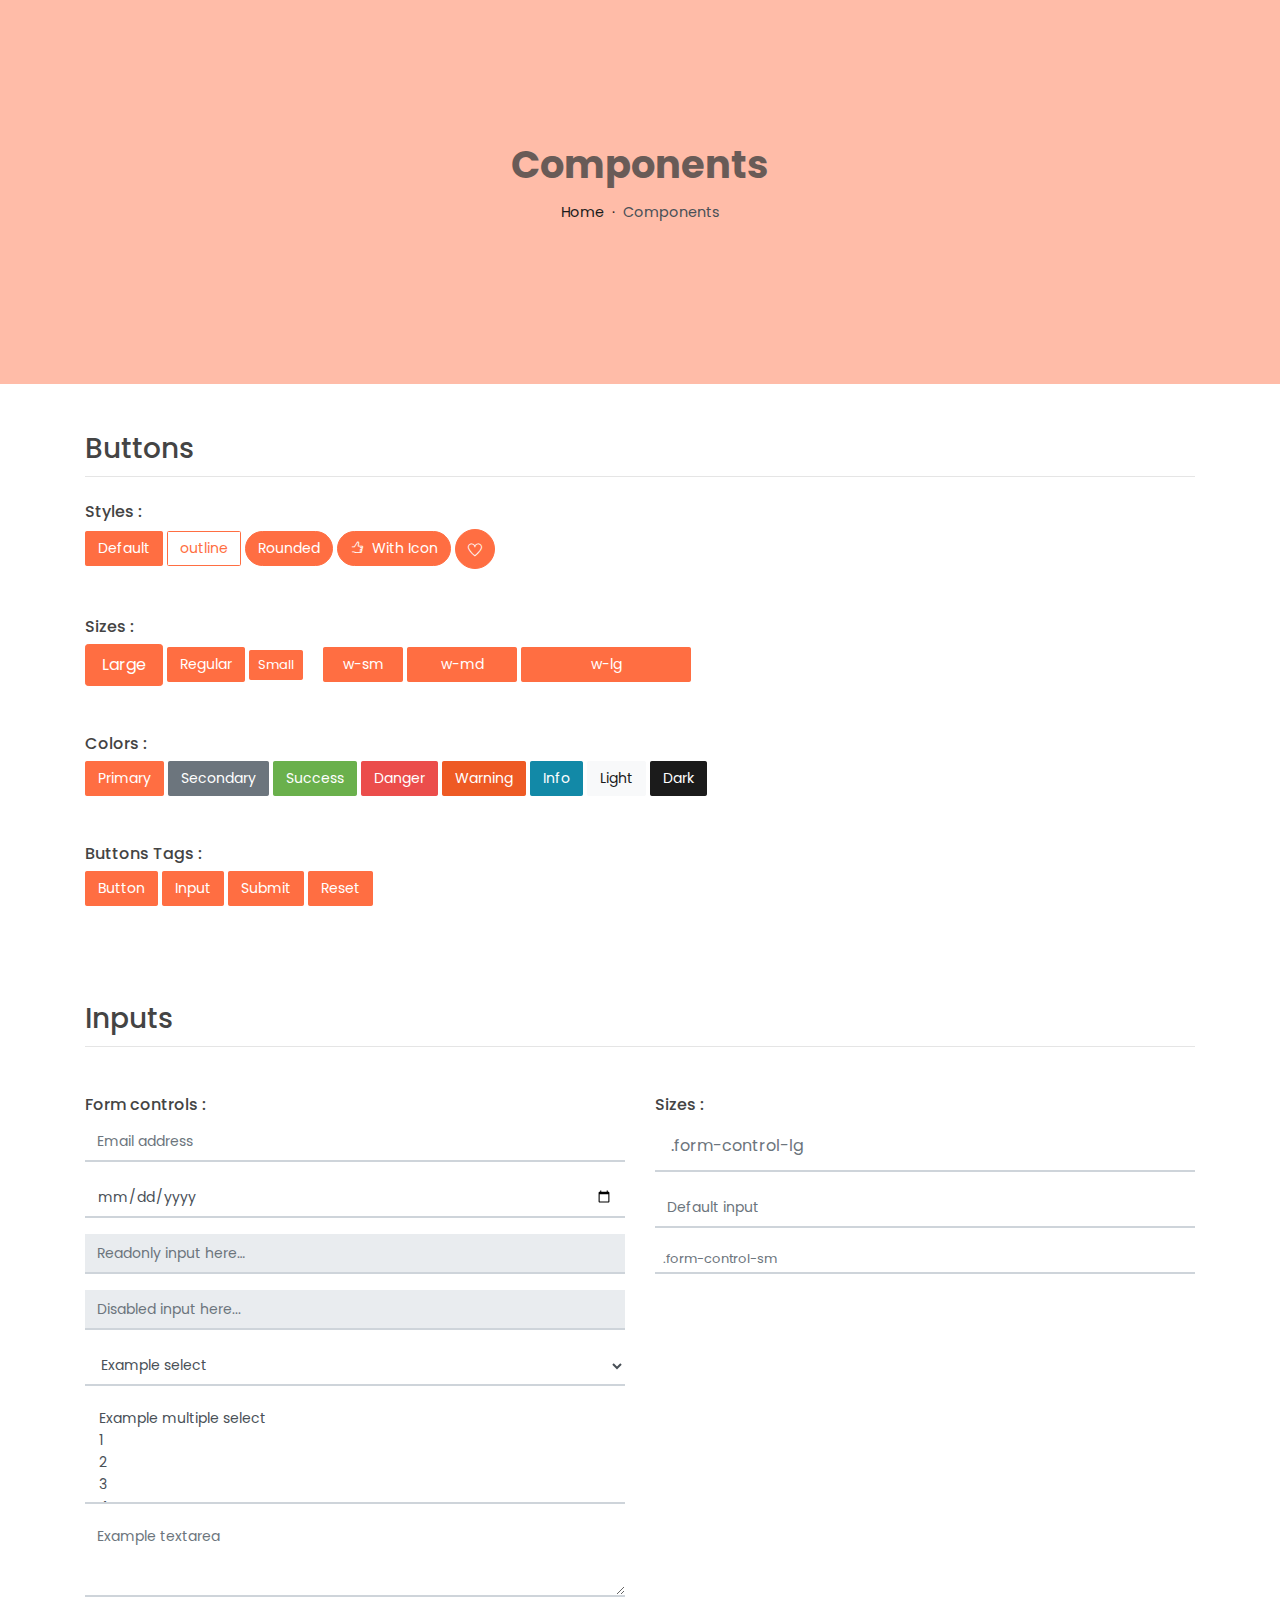
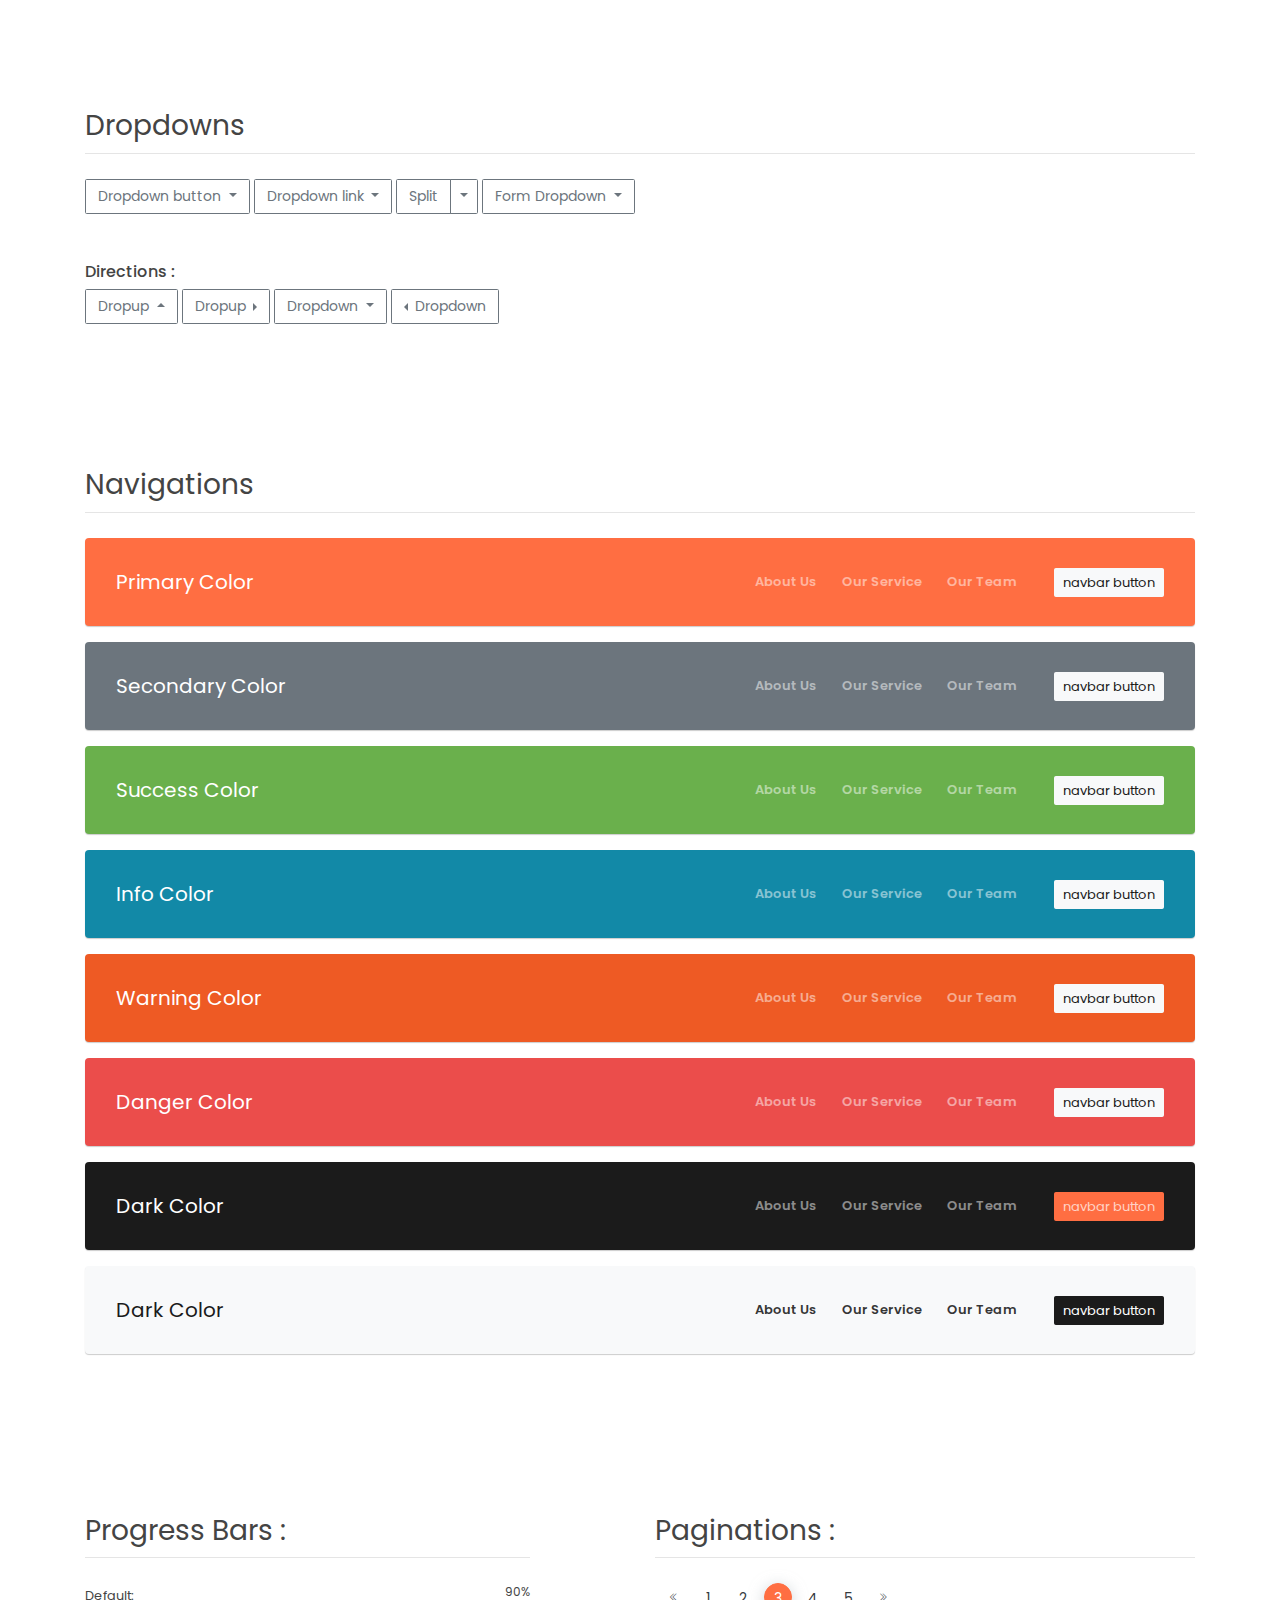
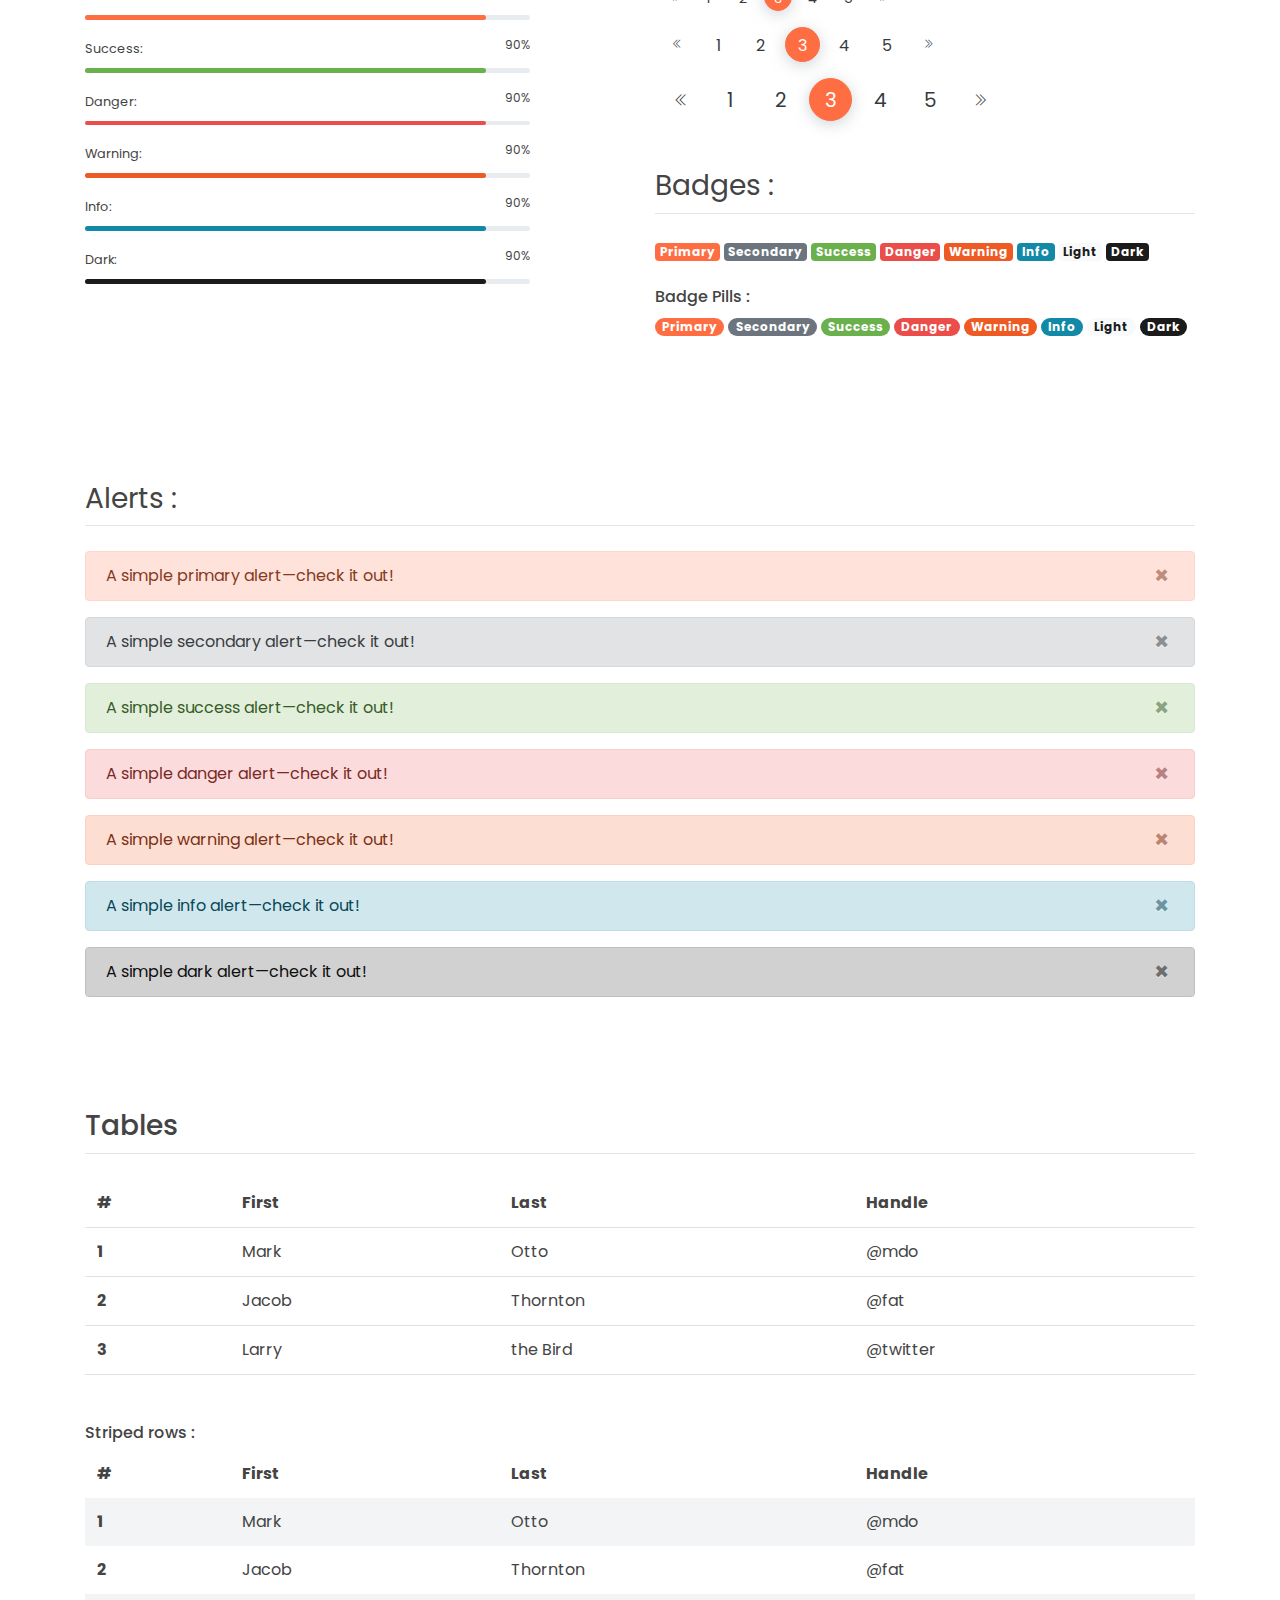
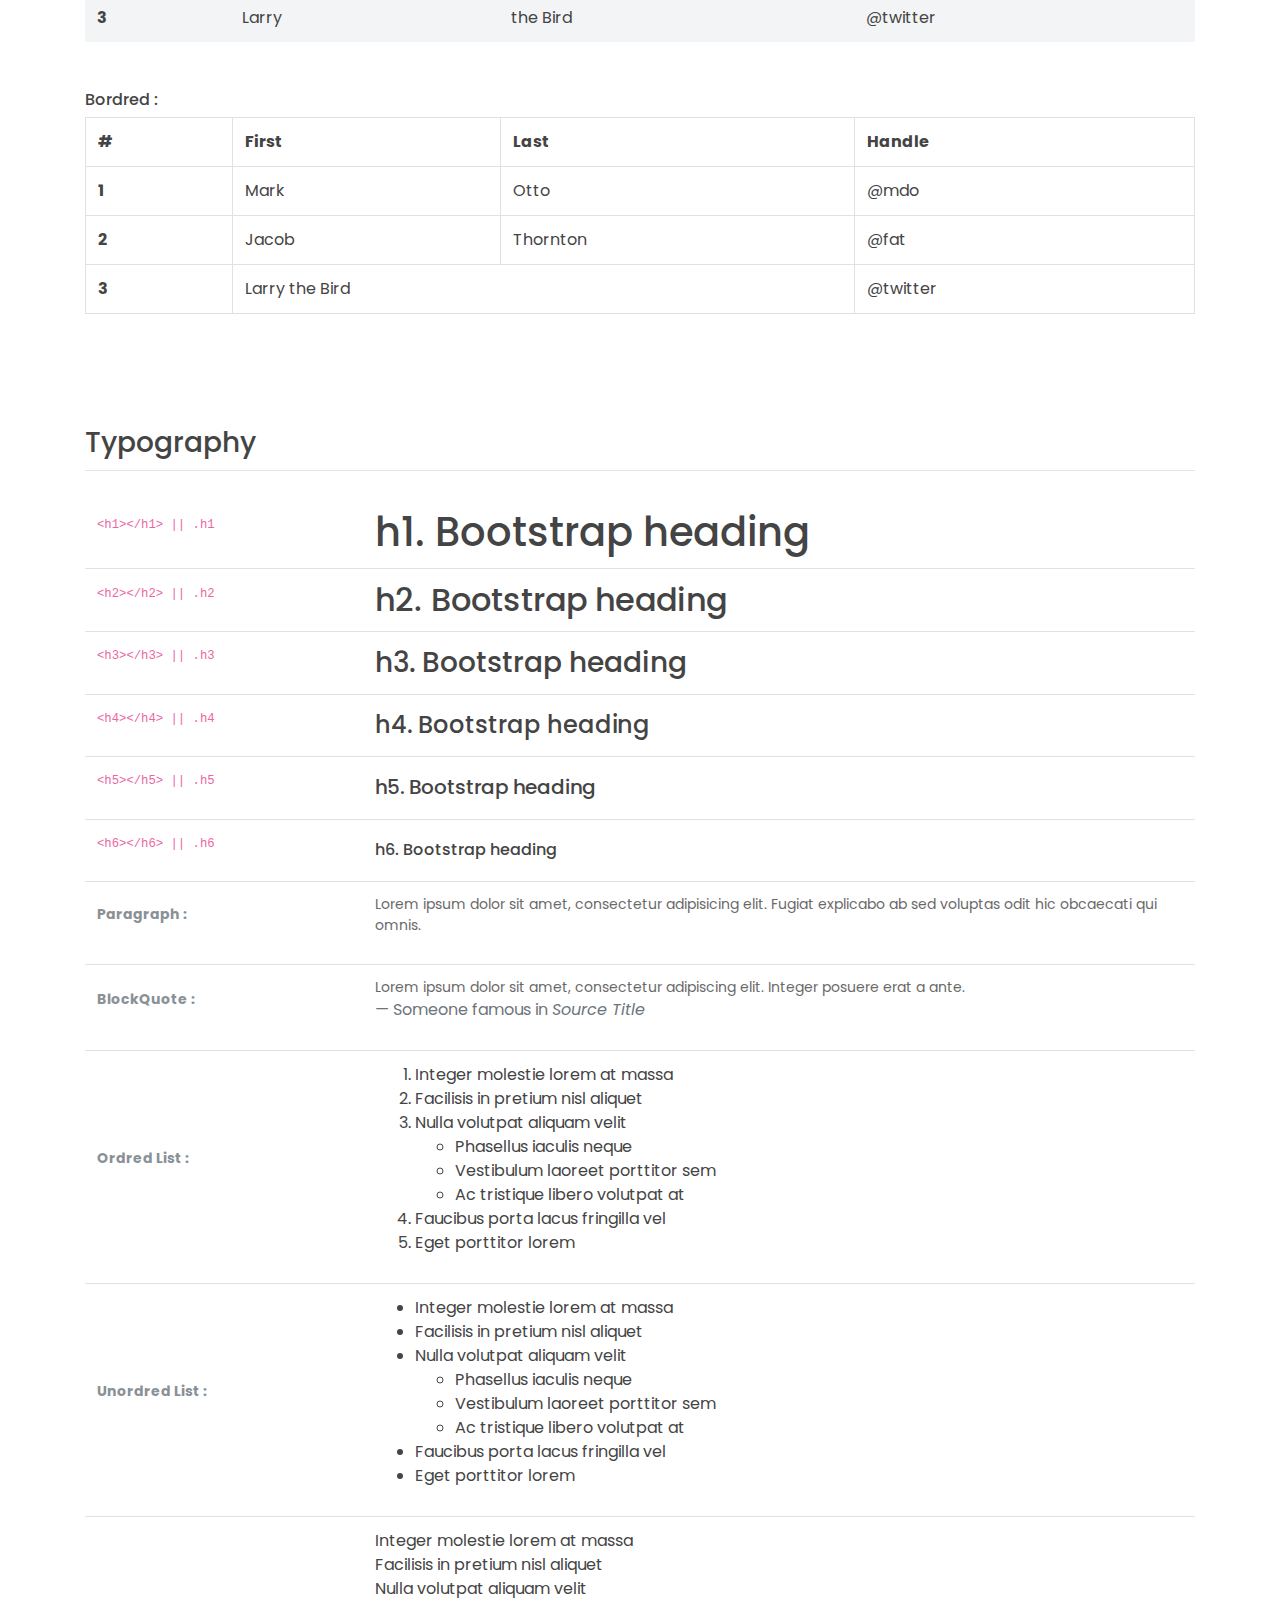
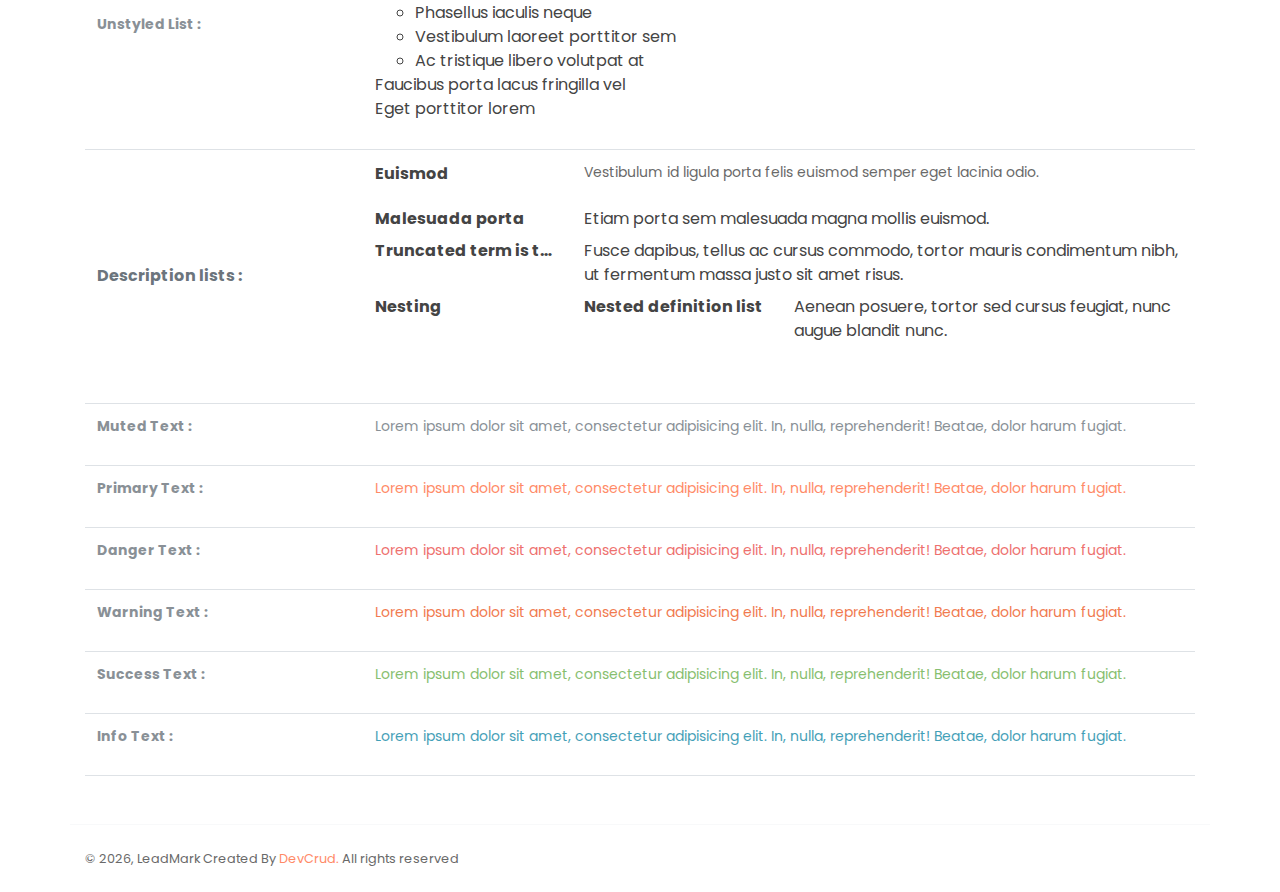
<file: public_html/components.html>
<!DOCTYPE html>
<html lang="en">
<head>
   <meta charset="utf-8">
    <meta name="viewport" content="width=device-width, initial-scale=1, shrink-to-fit=no">
    <meta name="description" content="Start your development with LeadMark landing page.">
    <meta name="author" content="Devcrud">
    <title>LeadMark Landing page | Components</title>
   <!-- font icons -->
   <link rel="stylesheet" href="assets/vendors/themify-icons/css/themify-icons.css">
   <!-- Bootstrap + Steller  -->
   <link rel="stylesheet" href="assets/css/leadmark.css">
</head>
<body>

   <!-- Page Header -->
   <header class="header header-mini"> 
      <div class="header-title">Components</div> 
      <nav aria-label="breadcrumb">
         <ol class="breadcrumb">
            <li class="breadcrumb-item"><a href="/">Home</a></li>
            <li class="breadcrumb-item active" aria-current="page">Components</li>
         </ol>
      </nav>
   </header> <!-- End Of Page Header -->

   <!-- main content -->
   <div class="container">

      <!-- Buttons -->
      <h3 class="mt-5">Buttons</h3>
      <hr>
      <h6 class="section-secondary-title">Styles :</h6>
      <button class="btn btn-primary">Default</button>
      <button class="btn btn-outline-primary">outline</button>
      <button class="btn btn-primary rounded">Rounded</button>
      <button class="btn btn-primary rounded"><i class="ti-thumb-up pr-1"></i> With Icon</button>
      <button class="btn btn-primary circle"><i class="ti-heart"></i></button>

      <h6 class="section-secondary-title mt-5">Sizes :</h6>
      <button class="btn btn-primary btn-lg">Large</button>
      <button class="btn btn-primary ">Regular</button>
      <button class="btn btn-primary btn-sm">Small</button>
      <button class="btn btn-primary w-sm ml-3">w-sm</button>
      <button class="btn btn-primary w-md">w-md</button>
      <button class="btn btn-primary w-lg">w-lg</button>

      <h6 class="section-secondary-title mt-5">Colors :</h6>          
      <button type="button" class="btn btn-primary">Primary</button>
      <button type="button" class="btn btn-secondary">Secondary</button>
      <button type="button" class="btn btn-success">Success</button>
      <button type="button" class="btn btn-danger">Danger</button>
      <button type="button" class="btn btn-warning">Warning</button>
      <button type="button" class="btn btn-info">Info</button>
      <button type="button" class="btn btn-light">Light</button>
      <button type="button" class="btn btn-dark">Dark</button>

      <h6 class="section-secondary-title mt-5">Buttons Tags :</h6>
      <button class="btn btn-primary" type="submit">Button</button>
      <input class="btn btn-primary" type="button" value="Input">
      <input class="btn btn-primary" type="submit" value="Submit">
      <input class="btn btn-primary" type="reset" value="Reset">
      
      <!-- devider -->
      <div class="py-5"></div>

      <!-- Inputs -->
      <h3>Inputs</h3>
      <hr>
      <div class="row mt-5">
         <div class="col-md-6">
            <h6 class="section-secondary-title">Form controls :</h6>        
            <div class="form-group">
               <input type="email" class="form-control" id="exampleFormControlInput1" placeholder="Email address">
            </div>
            <div class="form-group">
               <input type="date" class="form-control" id="exampleFormControlInput1" placeholder="Date">
            </div>
            <div class="form-group">
               <input class="form-control" type="text" placeholder="Readonly input here…" readonly>
            </div>
            <div class="form-group">
               <input class="form-control" id="disabledInput" type="text" placeholder="Disabled input here..." disabled>
            </div>
            <div class="form-group">
               <select class="form-control" id="exampleFormControlSelect1">
                  <option>Example select</option>
                  <option>1</option>
                  <option>2</option>
                  <option>3</option>
                  <option>4</option>
                  <option>5</option>
               </select>
            </div>
            <div class="form-group">
               <select multiple class="form-control" id="exampleFormControlSelect2">
                  <option>Example multiple select</option>
                  <option>1</option>
                  <option>2</option>
                  <option>3</option>
                  <option>4</option>
                  <option>5</option>
               </select>
            </div>
            <div class="form-group">
               <textarea class="form-control" id="exampleFormControlTextarea1" rows="3" placeholder="Example textarea"></textarea>
            </div>
         </div>
         <div class="col-md-6">
            <h6 class="section-secondary-title">Sizes :</h6>    
            <div class="form-group">
               <input class="form-control form-control-lg" type="text" placeholder=".form-control-lg">             
            </div>
            <div class="form-group">
               <input class="form-control" type="text" placeholder="Default input">
            </div>
            <div class="form-group">
               <input class="form-control form-control-sm" type="text" placeholder=".form-control-sm"> 
            </div>
         </div>
      </div> <!-- end of inputs -->   

      <!-- devider -->
      <div class="py-5"></div>             

      <!-- Dropdowns -->
      <h3 class="components-section-title font-weight-normal">Dropdowns</h3>
      <hr>
      <div class="dropdown d-inline-block">
         <button class="btn btn-outline-secondary dropdown-toggle" type="button" id="dropdownMenuButton" data-toggle="dropdown" aria-haspopup="true" aria-expanded="false">
         Dropdown button
         </button>
         <div class="dropdown-menu" aria-labelledby="dropdownMenuButton">
         <a class="dropdown-item" href="#">Action</a>
         <a class="dropdown-item" href="#">Another action</a>
         <a class="dropdown-item" href="#">Something else here</a>
         </div>
      </div>
      <div class="dropdown d-inline-block">
         <a class="btn btn-outline-secondary dropdown-toggle" href="#" role="button" id="dropdownMenuLink" data-toggle="dropdown" aria-haspopup="true" aria-expanded="false">
            Dropdown link
         </a>
         <div class="dropdown-menu" aria-labelledby="dropdownMenuLink">
            <a class="dropdown-item" href="#">Action</a>
            <a class="dropdown-item" href="#">Another action</a>
            <a class="dropdown-item" href="#">Something else here</a>
         </div>
      </div>
      <div class="btn-group">
         <button type="button" class="btn btn-outline-secondary">Split</button>
         <button type="button" class="btn btn-outline-secondary dropdown-toggle dropdown-toggle-split" data-toggle="dropdown" aria-haspopup="true" aria-expanded="false">
         <span class="sr-only">Toggle Dropdown</span>
         </button>
         <div class="dropdown-menu">
            <a class="dropdown-item" href="#">Action</a>
            <a class="dropdown-item" href="#">Another action</a>
            <a class="dropdown-item" href="#">Something else here</a>
            <div class="dropdown-divider"></div>
            <a class="dropdown-item" href="#">Separated link</a>
         </div>
      </div>
      <div class="btn-group">
         <button class="btn btn-outline-secondary dropdown-toggle" type="button" id="dropdownMenuButton" data-toggle="dropdown" aria-haspopup="true" aria-expanded="false">
            Form Dropdown
         </button>
         <div class="dropdown-menu form">
            <form class="px-4 py-3">
               <div class="form-group">
                  <input type="email" class="form-control" id="exampleDropdownFormEmail1" placeholder="email@example.com">
               </div>
               <div class="form-group">
                  <input type="password" class="form-control" id="exampleDropdownFormPassword1" placeholder="Password">
               </div>
               <div class="form-check mb-3">
                  <input type="checkbox" class="form-check-input" id="dropdownCheck">
                  <label class="form-check-label" for="dropdownCheck">
                     Remember me
                  </label>
               </div>
               <button type="submit" class="btn btn-primary btn-block">Sign in</button>
            </form>
            <div class="dropdown-divider"></div>
            <a class="dropdown-item" href="#"><small>New around here? Sign up</small></a>
            <a class="dropdown-item" href="#"><small>Forgot password?</small></a>
         </div>
      </div>       
      <h6 class="section-secondary-title mt-5">Directions :</h6>  
      <div class="btn-group dropup">
         <button type="button" class="btn btn-outline-secondary dropdown-toggle" data-toggle="dropdown" aria-haspopup="true" aria-expanded="false">
            Dropup
         </button>
         <div class="dropdown-menu">
            <a class="dropdown-item" href="#">Action</a>
            <a class="dropdown-item" href="#">Another action</a>
            <a class="dropdown-item" href="#">Something else here</a>
            <div class="dropdown-divider"></div>
            <a class="dropdown-item" href="#">Separated link</a>
         </div>
      </div>
      <div class="btn-group dropright">
         <button type="button" class="btn btn-outline-secondary dropdown-toggle" data-toggle="dropdown" aria-haspopup="true" aria-expanded="false">
            Dropup
         </button>
         <div class="dropdown-menu">
            <a class="dropdown-item" href="#">Action</a>
            <a class="dropdown-item" href="#">Another action</a>
            <a class="dropdown-item" href="#">Something else here</a>
            <div class="dropdown-divider"></div>
            <a class="dropdown-item" href="#">Separated link</a>
         </div>
      </div>
      <div class="btn-group">
         <button type="button" class="btn btn-outline-secondary dropdown-toggle" data-toggle="dropdown" aria-haspopup="true" aria-expanded="false">
            Dropdown
         </button>
         <div class="dropdown-menu">
            <a class="dropdown-item" href="#">Action</a>
            <a class="dropdown-item" href="#">Another action</a>
            <a class="dropdown-item" href="#">Something else here</a>
            <div class="dropdown-divider"></div>
            <a class="dropdown-item" href="#">Separated link</a>
         </div>
      </div>
      <div class="btn-group dropleft">
         <button type="button" class="btn btn-outline-secondary dropdown-toggle" data-toggle="dropdown" aria-haspopup="true" aria-expanded="false">
            Dropdown
         </button>
         <div class="dropdown-menu">
            <a class="dropdown-item" href="#">Action</a>
            <a class="dropdown-item" href="#">Another action</a>
            <a class="dropdown-item" href="#">Something else here</a>
            <div class="dropdown-divider"></div>
            <a class="dropdown-item" href="#">Separated link</a>
         </div>
      </div> <!-- end of Dropdowns -->  

      <!-- devider -->
      <div class="py-5"></div>   

      <!-- navbars -->
      <h3 class="components-section-title font-weight-normal mt-5">Navigations</h3>
      <hr>
      <nav class="navbar navbar-expand-sm navbar-dark bg-primary rounded shadow mb-3">
         <div class="container">
            <a class="navbar-brand" href="#">Primary Color</a>
            <button class="navbar-toggler ml-auto" type="button" data-toggle="collapse" data-target="#navbarSupportedContent" aria-controls="navbarSupportedContent" aria-expanded="false" aria-label="Toggle navigation">
            <span class="navbar-toggler-icon"></span>
            </button>
            <div class="collapse navbar-collapse" id="navbarSupportedContent">
               <ul class="navbar-nav ml-auto"> 
                  <li class="nav-item">
                     <a class="nav-link" href="#about">About Us</a>
                  </li>
                  <li class="nav-item">
                     <a class="nav-link" href="#service">Our Service</a>
                  </li>
                  <li class="nav-item">
                     <a class="nav-link" href="#team">Our Team</a>
                  </li>
                  <li class="nav-item">
                     <a href="#book-table" class="ml-4 mt-1 btn btn-light btn-sm">navbar button</a>
                  </li>
               </ul>                       
            </div>
         </div>
      </nav>
      <nav class="navbar navbar-expand-sm navbar-dark bg-secondary rounded shadow mb-3">
         <div class="container">
            <a class="navbar-brand" href="#">Secondary Color</a>
            <button class="navbar-toggler ml-auto" type="button" data-toggle="collapse" data-target="#navbarSupportedContent" aria-controls="navbarSupportedContent" aria-expanded="false" aria-label="Toggle navigation">
            <span class="navbar-toggler-icon"></span>
            </button>
            <div class="collapse navbar-collapse" id="navbarSupportedContent">
               <ul class="navbar-nav ml-auto"> 
                  <li class="nav-item">
                     <a class="nav-link" href="#about">About Us</a>
                  </li>
                  <li class="nav-item">
                     <a class="nav-link" href="#service">Our Service</a>
                  </li>
                  <li class="nav-item">
                     <a class="nav-link" href="#team">Our Team</a>
                  </li>
                  <li class="nav-item">
                     <a href="#book-table" class="ml-4 mt-1 btn btn-light btn-sm">navbar button</a>
                  </li>
               </ul>                       
            </div>
         </div>
      </nav>
      <nav class="navbar navbar-expand-sm navbar-dark bg-success rounded shadow mb-3">
         <div class="container">
            <a class="navbar-brand" href="#">Success Color</a>
            <button class="navbar-toggler ml-auto" type="button" data-toggle="collapse" data-target="#navbarSupportedContent" aria-controls="navbarSupportedContent" aria-expanded="false" aria-label="Toggle navigation">
            <span class="navbar-toggler-icon"></span>
            </button>
            <div class="collapse navbar-collapse" id="navbarSupportedContent">
               <ul class="navbar-nav ml-auto"> 
                  <li class="nav-item">
                     <a class="nav-link" href="#about">About Us</a>
                  </li>
                  <li class="nav-item">
                     <a class="nav-link" href="#service">Our Service</a>
                  </li>
                  <li class="nav-item">
                     <a class="nav-link" href="#team">Our Team</a>
                  </li>
                  <li class="nav-item">
                     <a href="#book-table" class="ml-4 mt-1 btn btn-light btn-sm">navbar button</a>
                  </li>
               </ul>                       
            </div>
         </div>
      </nav>
      <nav class="navbar navbar-expand-sm navbar-dark bg-info rounded shadow mb-3">
         <div class="container">
            <a class="navbar-brand" href="#">Info Color</a>
            <button class="navbar-toggler ml-auto" type="button" data-toggle="collapse" data-target="#navbarSupportedContent" aria-controls="navbarSupportedContent" aria-expanded="false" aria-label="Toggle navigation">
            <span class="navbar-toggler-icon"></span>
            </button>
            <div class="collapse navbar-collapse" id="navbarSupportedContent">
               <ul class="navbar-nav ml-auto"> 
                  <li class="nav-item">
                     <a class="nav-link" href="#about">About Us</a>
                  </li>
                  <li class="nav-item">
                     <a class="nav-link" href="#service">Our Service</a>
                  </li>
                  <li class="nav-item">
                     <a class="nav-link" href="#team">Our Team</a>
                  </li>
                  <li class="nav-item">
                     <a href="#book-table" class="ml-4 mt-1 btn btn-light btn-sm">navbar button</a>
                  </li>
               </ul>                       
            </div>
         </div>
      </nav>
      <nav class="navbar navbar-expand-sm navbar-dark bg-warning rounded shadow mb-3">
         <div class="container">
            <a class="navbar-brand" href="#">Warning Color</a>
            <button class="navbar-toggler ml-auto" type="button" data-toggle="collapse" data-target="#navbarSupportedContent" aria-controls="navbarSupportedContent" aria-expanded="false" aria-label="Toggle navigation">
            <span class="navbar-toggler-icon"></span>
            </button>
            <div class="collapse navbar-collapse" id="navbarSupportedContent">
               <ul class="navbar-nav ml-auto"> 
                  <li class="nav-item">
                     <a class="nav-link" href="#about">About Us</a>
                  </li>
                  <li class="nav-item">
                     <a class="nav-link" href="#service">Our Service</a>
                  </li>
                  <li class="nav-item">
                     <a class="nav-link" href="#team">Our Team</a>
                  </li>
                  <li class="nav-item">
                     <a href="#book-table" class="ml-4 mt-1 btn btn-light btn-sm">navbar button</a>
                  </li>
               </ul>                       
            </div>
         </div>
      </nav>
      <nav class="navbar navbar-expand-sm navbar-dark bg-danger rounded shadow mb-3">
         <div class="container">
            <a class="navbar-brand" href="#">Danger Color</a>
            <button class="navbar-toggler ml-auto" type="button" data-toggle="collapse" data-target="#navbarSupportedContent" aria-controls="navbarSupportedContent" aria-expanded="false" aria-label="Toggle navigation">
            <span class="navbar-toggler-icon"></span>
            </button>
            <div class="collapse navbar-collapse" id="navbarSupportedContent">
               <ul class="navbar-nav ml-auto"> 
                  <li class="nav-item">
                     <a class="nav-link" href="#about">About Us</a>
                  </li>
                  <li class="nav-item">
                     <a class="nav-link" href="#service">Our Service</a>
                  </li>
                  <li class="nav-item">
                     <a class="nav-link" href="#team">Our Team</a>
                  </li>
                  <li class="nav-item">
                     <a href="#book-table" class="ml-4 mt-1 btn btn-light btn-sm">navbar button</a>
                  </li>
               </ul>                       
            </div>
         </div>
      </nav>
      <nav class="navbar navbar-expand-sm navbar-dark bg-dark rounded shadow mb-3">
         <div class="container">
            <a class="navbar-brand" href="#">Dark Color</a>
            <button class="navbar-toggler ml-auto" type="button" data-toggle="collapse" data-target="#navbarSupportedContent" aria-controls="navbarSupportedContent" aria-expanded="false" aria-label="Toggle navigation">
            <span class="navbar-toggler-icon"></span>
            </button>
            <div class="collapse navbar-collapse" id="navbarSupportedContent">
               <ul class="navbar-nav ml-auto"> 
                  <li class="nav-item">
                     <a class="nav-link" href="#about">About Us</a>
                  </li>
                  <li class="nav-item">
                     <a class="nav-link" href="#service">Our Service</a>
                  </li>
                  <li class="nav-item">
                     <a class="nav-link" href="#team">Our Team</a>
                  </li>
                  <li class="nav-item">
                     <a href="#book-table" class="ml-4 mt-1 btn btn-primary btn-sm">navbar button</a>
                  </li>
               </ul>                       
            </div>
         </div>
      </nav>
      <nav class="navbar navbar-expand-sm navbar-light bg-light rounded shadow mb-3">
         <div class="container">
            <a class="navbar-brand" href="#">Dark Color</a>
            <button class="navbar-toggler ml-auto" type="button" data-toggle="collapse" data-target="#navbarSupportedContent" aria-controls="navbarSupportedContent" aria-expanded="false" aria-label="Toggle navigation">
            <span class="navbar-toggler-icon"></span>
            </button>
            <div class="collapse navbar-collapse" id="navbarSupportedContent">
               <ul class="navbar-nav ml-auto"> 
                  <li class="nav-item">
                     <a class="nav-link" href="#about">About Us</a>
                  </li>
                  <li class="nav-item">
                     <a class="nav-link" href="#service">Our Service</a>
                  </li>
                  <li class="nav-item">
                     <a class="nav-link" href="#team">Our Team</a>
                  </li>
                  <li class="nav-item">
                     <a href="#book-table" class="ml-4 mt-1 btn btn-dark btn-sm">navbar button</a>
                  </li>
               </ul>                       
            </div>
         </div>
      </nav>
      <!-- End of navbars -->

      <!-- devider -->
      <div class="py-5"></div>   
      
      <!-- progress bars -->
      <div class="row justify-content-between">
         <div class="col-md-5">
            <h3 class="components-section-title font-weight-normal mt-5">Progress Bars :</h3>
            <hr>
            <small>Default: </small>
            <div class="progress mt-2 mb-3">
               <div class="progress-bar" role="progressbar" style="width: 90%" aria-valuenow="25" aria-valuemin="0" aria-valuemax="100"><span>90%</span></div>
            </div>
            <small>Success:</small>
            <div class="progress mt-2 mb-3">
               <div class="progress-bar bg-success" role="progressbar" style="width: 90%" aria-valuenow="25" aria-valuemin="0" aria-valuemax="100"><span>90%</span></div>
            </div>
            <small>Danger:</small>
            <div class="progress mt-2 mb-3">
               <div class="progress-bar bg-danger" role="progressbar" style="width: 90%" aria-valuenow="25" aria-valuemin="0" aria-valuemax="100"><span>90%</span></div>
            </div>
            <small>Warning:</small>
            <div class="progress mt-2 mb-3">
               <div class="progress-bar bg-warning" role="progressbar" style="width: 90%" aria-valuenow="25" aria-valuemin="0" aria-valuemax="100"><span>90%</span></div>
            </div>
            <small>Info:</small>
            <div class="progress mt-2 mb-3">
               <div class="progress-bar bg-info" role="progressbar" style="width: 90%" aria-valuenow="25" aria-valuemin="0" aria-valuemax="100"><span>90%</span></div>
            </div>
            <small>Dark:</small>
            <div class="progress mt-2 mb-3">
               <div class="progress-bar bg-dark" role="progressbar" style="width: 90%" aria-valuenow="25" aria-valuemin="0" aria-valuemax="100"><span>90%</span></div>
            </div>
         </div>
         <div class="col-md-6">
            <h3 class="components-section-title font-weight-normal mt-5">Paginations :</h3>
            <hr>
            <nav aria-label="Page navigation example">
               <ul class="pagination pagination-sm">
                  <li class="page-item"><a class="page-link" href="#"><i class="ti-angle-double-left"></i></a></li>
                  <li class="page-item"><a class="page-link" href="#">1</a></li>
                  <li class="page-item"><a class="page-link" href="#">2</a></li>
                  <li class="page-item active"><a class="page-link" href="#">3</a></li>
                  <li class="page-item"><a class="page-link" href="#">4</a></li>
                  <li class="page-item"><a class="page-link" href="#">5</a></li>
                  <li class="page-item"><a class="page-link" href="#"><i class="ti-angle-double-right"></i></a></li>
               </ul>
            </nav>
            <nav aria-label="Page navigation example">
               <ul class="pagination">
               <li class="page-item"><a class="page-link" href="#"><i class="ti-angle-double-left"></i></a></li>
                  <li class="page-item"><a class="page-link" href="#">1</a></li>
                  <li class="page-item"><a class="page-link" href="#">2</a></li>
                  <li class="page-item active"><a class="page-link" href="#">3</a></li>
                  <li class="page-item"><a class="page-link" href="#">4</a></li>
                  <li class="page-item"><a class="page-link" href="#">5</a></li>
                  <li class="page-item"><a class="page-link" href="#"><i class="ti-angle-double-right"></i></a></li>
               </ul>
            </nav>
            <nav aria-label="Page navigation example">
               <ul class="pagination pagination-lg">
                  <li class="page-item"><a class="page-link" href="#"><i class="ti-angle-double-left"></i></a></li>
                  <li class="page-item"><a class="page-link" href="#">1</a></li>
                  <li class="page-item"><a class="page-link" href="#">2</a></li>
                  <li class="page-item active"><a class="page-link" href="#">3</a></li>
                  <li class="page-item"><a class="page-link" href="#">4</a></li>
                  <li class="page-item"><a class="page-link" href="#">5</a></li>
                  <li class="page-item"><a class="page-link" href="#"><i class="ti-angle-double-right"></i></a></li>
               </ul>
            </nav>

            <!-- Badges -->
            <h3 class="components-section-title font-weight-normal mt-5">Badges :</h3>
            <hr>
            <span class="badge badge-primary">Primary</span>
            <span class="badge badge-secondary">Secondary</span>
            <span class="badge badge-success">Success</span>
            <span class="badge badge-danger">Danger</span>
            <span class="badge badge-warning">Warning</span>
            <span class="badge badge-info">Info</span>
            <span class="badge badge-light">Light</span>
            <span class="badge badge-dark">Dark</span>
            <h6 class="section-secondary-title mt-4 mb-2">Badge Pills :</h6>
            <span class="badge badge-pill badge-primary">Primary</span>
            <span class="badge badge-pill badge-secondary">Secondary</span>
            <span class="badge badge-pill badge-success">Success</span>
            <span class="badge badge-pill badge-danger">Danger</span>
            <span class="badge badge-pill badge-warning">Warning</span>
            <span class="badge badge-pill badge-info">Info</span>
            <span class="badge badge-pill badge-light">Light</span>
            <span class="badge badge-pill badge-dark">Dark</span>
         </div>
      </div> <!-- End of Progress bars -->

      <!-- devider -->
      <div class="py-5"></div>  

      <!-- Alerts -->
      <h3 class="components-section-title font-weight-normal mt-5">Alerts :</h3>
      <hr>
      <div class="alert alert-primary alert-dismissible fade show" role="alert">
         A simple primary alert—check it out!
         <button type="button" class="close" data-dismiss="alert" aria-label="Close">
            <span aria-hidden="true">&times;</span>
         </button>
      </div>
      <div class="alert alert-secondary alert-dismissible fade show" role="alert">
         A simple secondary alert—check it out!
         <button type="button" class="close" data-dismiss="alert" aria-label="Close">
            <span aria-hidden="true">&times;</span>
         </button>
      </div>
      <div class="alert alert-success alert-dismissible fade show" role="alert">
         A simple success alert—check it out!
         <button type="button" class="close" data-dismiss="alert" aria-label="Close">
            <span aria-hidden="true">&times;</span>
         </button>
      </div>
      <div class="alert alert-danger alert-dismissible fade show" role="alert">
         A simple danger alert—check it out!
         <button type="button" class="close" data-dismiss="alert" aria-label="Close">
            <span aria-hidden="true">&times;</span>
         </button>
      </div>
      <div class="alert alert-warning alert-dismissible fade show" role="alert">
         A simple warning alert—check it out!
         <button type="button" class="close" data-dismiss="alert" aria-label="Close">
            <span aria-hidden="true">&times;</span>
         </button>
      </div>
      <div class="alert alert-info alert-dismissible fade show" role="alert">
         A simple info alert—check it out!
         <button type="button" class="close" data-dismiss="alert" aria-label="Close">
            <span aria-hidden="true">&times;</span>
         </button>
      </div>
      <div class="alert alert-dark alert-dismissible fade show" role="alert">
         A simple dark alert—check it out!
         <button type="button" class="close" data-dismiss="alert" aria-label="Close">
            <span aria-hidden="true">&times;</span>
         </button>
      </div>
      <!-- end of alerts -->

      <!-- devider -->
      <div class="py-5"></div> 
   
      <!-- tables -->
      <h3 class="components-section-title">Tables</h3>
      <hr>
      <table class="table">
         <thead>
            <tr>
               <th scope="col">#</th>
               <th scope="col">First</th>
               <th scope="col">Last</th>
               <th scope="col">Handle</th>
            </tr>
         </thead>
         <tbody>
            <tr>
               <th scope="row">1</th>
               <td>Mark</td>
               <td>Otto</td>
               <td>@mdo</td>
            </tr>
            <tr>
               <th scope="row">2</th>
               <td>Jacob</td>
               <td>Thornton</td>
               <td>@fat</td>
            </tr>
            <tr>
               <th scope="row">3</th>
               <td>Larry</td>
               <td>the Bird</td>
               <td>@twitter</td>
            </tr>
         </tbody>
      </table>

      <h6 class="section-secondary-title mt-5">Striped rows :</h6>
      <table class="table table-striped">
         <thead>
            <tr>
               <th scope="col">#</th>
               <th scope="col">First</th>
               <th scope="col">Last</th>
               <th scope="col">Handle</th>
            </tr>
         </thead>
         <tbody>
            <tr>
               <th scope="row">1</th>
               <td>Mark</td>
               <td>Otto</td>
               <td>@mdo</td>
            </tr>
            <tr>
               <th scope="row">2</th>
               <td>Jacob</td>
               <td>Thornton</td>
               <td>@fat</td>
            </tr>
            <tr>
               <th scope="row">3</th>
               <td>Larry</td>
               <td>the Bird</td>
               <td>@twitter</td>
            </tr>
         </tbody>
      </table>

      <h6 class="section-secondary-title mt-5">Bordred :</h6>
      <table class="table table-bordered">
         <thead>
            <tr>
               <th scope="col">#</th>
               <th scope="col">First</th>
               <th scope="col">Last</th>
               <th scope="col">Handle</th>
            </tr>
         </thead>
         <tbody>
            <tr>
               <th scope="row">1</th>
               <td>Mark</td>
               <td>Otto</td>
               <td>@mdo</td>
            </tr>
            <tr>
               <th scope="row">2</th>
               <td>Jacob</td>
               <td>Thornton</td>
               <td>@fat</td>
            </tr>
            <tr>
               <th scope="row">3</th>
               <td colspan="2">Larry the Bird</td>
               <td>@twitter</td>
            </tr>
         </tbody>
      </table>
      <!-- end of tables -->

      <!-- devider -->
      <div class="py-5"></div> 

      <!-- typography -->
      <h3 class="components-section-title">Typography</h3>
      <hr>
      <table class="table table-borderless v-align-center">
         <tbody>
            <tr>
               <td>
                  <p><code class="highlighter-rouge">&lt;h1&gt;&lt;/h1&gt; || .h1</code></p>
               </td>
               <td class="w-75"><span class="h1">h1. Bootstrap heading</span></td>
            </tr>
            <tr>
               <td>
                  <p><code class="highlighter-rouge">&lt;h2&gt;&lt;/h2&gt; || .h2</code></p>
               </td>
               <td><span class="h2">h2. Bootstrap heading</span></td>
            </tr>
            <tr>
               <td>
                  <p><code class="highlighter-rouge">&lt;h3&gt;&lt;/h3&gt; || .h3</code></p>
               </td>
               <td><span class="h3">h3. Bootstrap heading</span></td>
            </tr>
            <tr>
               <td>
                  <p><code class="highlighter-rouge">&lt;h4&gt;&lt;/h4&gt; || .h4</code></p>
               </td>
               <td><span class="h4">h4. Bootstrap heading</span></td>
            </tr>
            <tr>
               <td>
                  <p><code class="highlighter-rouge">&lt;h5&gt;&lt;/h5&gt; || .h5</code></p>
               </td>
               <td><span class="h5">h5. Bootstrap heading</span></td>
            </tr>
            <tr>
               <td>
                  <p><code class="highlighter-rouge">&lt;h6&gt;&lt;/h6&gt; || .h6</code></p>
               </td>
               <td><span class="h6">h6. Bootstrap heading</span></td>
            </tr>
            <tr>
               <td>
                  <p class="font-weight-bold text-muted">Paragraph :</p>
               </td>
               <td><p>Lorem ipsum dolor sit amet, consectetur adipisicing elit. Fugiat explicabo ab sed voluptas odit hic obcaecati qui omnis.</p></td>
            </tr>
            <tr>
               <td>
                  <p class="font-weight-bold text-muted">BlockQuote :</p>
               </td>
               <td>
                  <blockquote class="blockquote">
                     <p class="mb-0">Lorem ipsum dolor sit amet, consectetur adipiscing elit. Integer posuere erat a ante.</p>
                     <footer class="blockquote-footer">Someone famous in <cite title="Source Title">Source Title</cite></footer>
                  </blockquote>
               </td>
            </tr>

            <tr>
               <td><p class="font-weight-bold text-muted">Ordred List :</p></td>
               <td>
                  <ol>
                     <li>Integer molestie lorem at massa</li>
                     <li>Facilisis in pretium nisl aliquet</li>
                     <li>Nulla volutpat aliquam velit
                        <ul>
                           <li>Phasellus iaculis neque</li>
                           <li>Vestibulum laoreet porttitor sem</li>
                           <li>Ac tristique libero volutpat at</li>
                        </ul>
                     </li>
                     <li>Faucibus porta lacus fringilla vel</li>
                     <li>Eget porttitor lorem</li>
                  </ol>
               </td>
            </tr>
            <tr>
               <td><p class="font-weight-bold text-muted">Unordred List :</p></td>
               <td>
                  <ul >
                     <li>Integer molestie lorem at massa</li>
                     <li>Facilisis in pretium nisl aliquet</li>
                     <li>Nulla volutpat aliquam velit
                        <ul>
                           <li>Phasellus iaculis neque</li>
                           <li>Vestibulum laoreet porttitor sem</li>
                           <li>Ac tristique libero volutpat at</li>
                        </ul>
                     </li>
                     <li>Faucibus porta lacus fringilla vel</li>
                     <li>Eget porttitor lorem</li>
                  </ul>
               </td>
            </tr>
            <tr>
               <td><p class="font-weight-bold text-muted">Unstyled List :</p></td>
               <td>
                  <ul class="list-unstyled">
                     <li>Integer molestie lorem at massa</li>
                     <li>Facilisis in pretium nisl aliquet</li>
                     <li>Nulla volutpat aliquam velit
                        <ul>
                           <li>Phasellus iaculis neque</li>
                           <li>Vestibulum laoreet porttitor sem</li>
                           <li>Ac tristique libero volutpat at</li>
                        </ul>
                     </li>
                     <li>Faucibus porta lacus fringilla vel</li>
                     <li>Eget porttitor lorem</li>
                  </ul>
               </td>
            </tr>
            <tr>
               <td class="font-weight-bold text-muted">Description lists : </td>
               <td>
                  <dl class="row">
                     <dt class="col-sm-3">Euismod</dt>
                     <dd class="col-sm-9">
                        <p>Vestibulum id ligula porta felis euismod semper eget lacinia odio.</p>
                     </dd>

                     <dt class="col-sm-3">Malesuada porta</dt>
                     <dd class="col-sm-9">Etiam porta sem malesuada magna mollis euismod.</dd>

                     <dt class="col-sm-3 text-truncate">Truncated term is truncated</dt>
                     <dd class="col-sm-9">Fusce dapibus, tellus ac cursus commodo, tortor mauris condimentum nibh, ut fermentum massa justo sit amet risus.</dd>

                     <dt class="col-sm-3">Nesting</dt>
                     <dd class="col-sm-9">
                        <dl class="row">
                           <dt class="col-sm-4">Nested definition list</dt>
                           <dd class="col-sm-8">Aenean posuere, tortor sed cursus feugiat, nunc augue blandit nunc.</dd>
                        </dl>
                     </dd>
                  </dl>
               </td>
            </tr>
            <tr>
               <td>
                  <p class="font-weight-bold text-muted">Muted Text :</p>
               </td>
               <td>
                  <p class="text-muted">Lorem ipsum dolor sit amet, consectetur adipisicing elit. In, nulla, reprehenderit! Beatae, dolor harum fugiat.</p>
               </td>
            </tr>
            <tr>
               <td>
                  <p class="font-weight-bold text-muted">Primary Text :</p>
               </td>
               <td>
                  <p class="text-primary">Lorem ipsum dolor sit amet, consectetur adipisicing elit. In, nulla, reprehenderit! Beatae, dolor harum fugiat.</p>
               </td>
            </tr>
            <tr>
               <td>
                  <p class="font-weight-bold text-muted">Danger Text :</p>
               </td>
               <td>
                  <p class="text-danger">Lorem ipsum dolor sit amet, consectetur adipisicing elit. In, nulla, reprehenderit! Beatae, dolor harum fugiat.</p>
               </td>
            </tr>
            <tr>
               <td>
                  <p class="font-weight-bold text-muted">Warning Text :</p>
               </td>
               <td>
                  <p class="text-warning">Lorem ipsum dolor sit amet, consectetur adipisicing elit. In, nulla, reprehenderit! Beatae, dolor harum fugiat.</p>
               </td>
            </tr>
            <tr>
               <td>
                  <p class="font-weight-bold text-muted">Success Text :</p>
               </td>
               <td>
                  <p class="text-success">Lorem ipsum dolor sit amet, consectetur adipisicing elit. In, nulla, reprehenderit! Beatae, dolor harum fugiat.</p>
               </td>
            </tr>
            <tr>
               <td>
                  <p class="font-weight-bold text-muted">Info Text :</p>
               </td>
               <td>
                  <p class="text-info">Lorem ipsum dolor sit amet, consectetur adipisicing elit. In, nulla, reprehenderit! Beatae, dolor harum fugiat.</p>
               </td>
            </tr>
         </tbody>
      </table>
   </div>
   <!-- end of typography -->

   <!-- Page Footer -->
   <footer class="container mt-5 py-4 border-top border-light">
       <p class="mb-0 small">&copy; <script>document.write(new Date().getFullYear())</script>, LeadMark Created By <a href="https://www.devcrud.com" target="_blank">DevCrud.</a>  All rights reserved </p>     
   </footer>
   <!-- End of Page Footer -->  
   
   <!-- core  -->
   <script src="assets/vendors/jquery/jquery-3.4.1.js"></script>
   <script src="assets/vendors/bootstrap/bootstrap.bundle.js"></script>

</body>
</html>
</file>
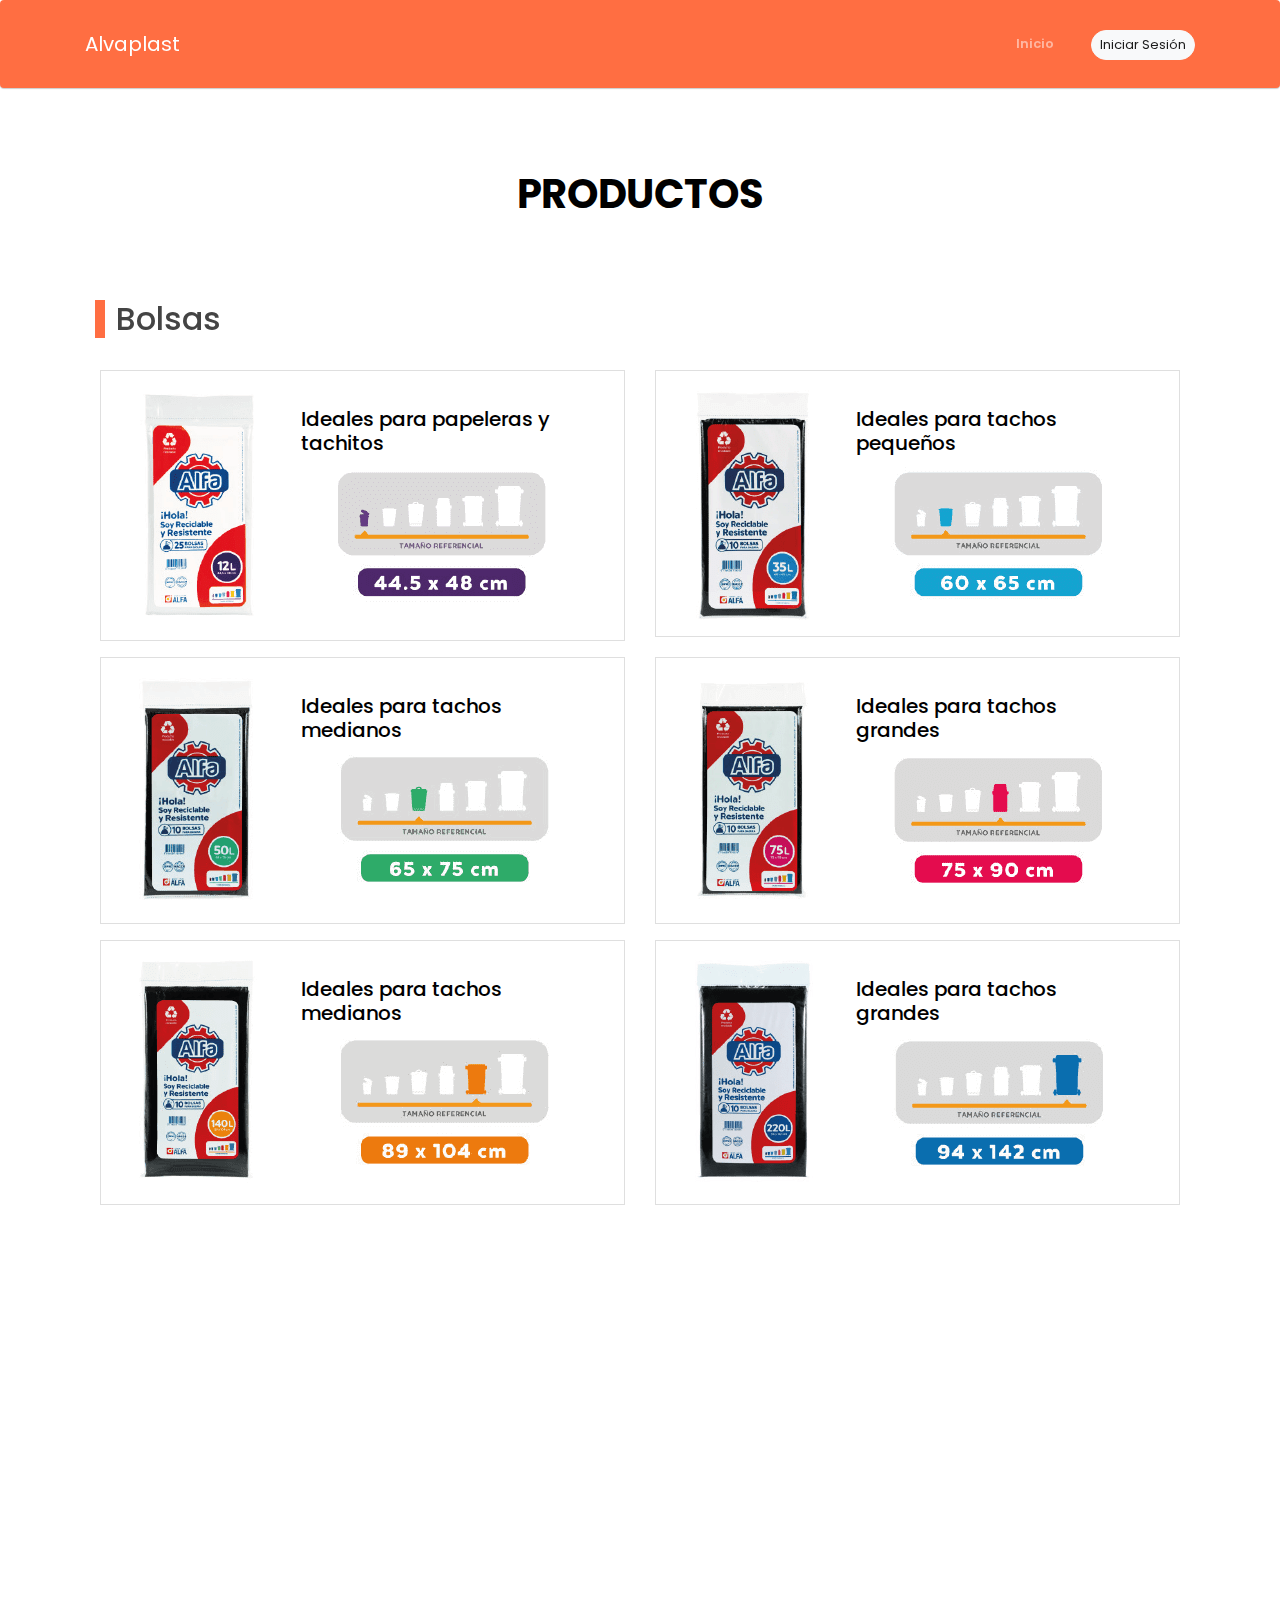
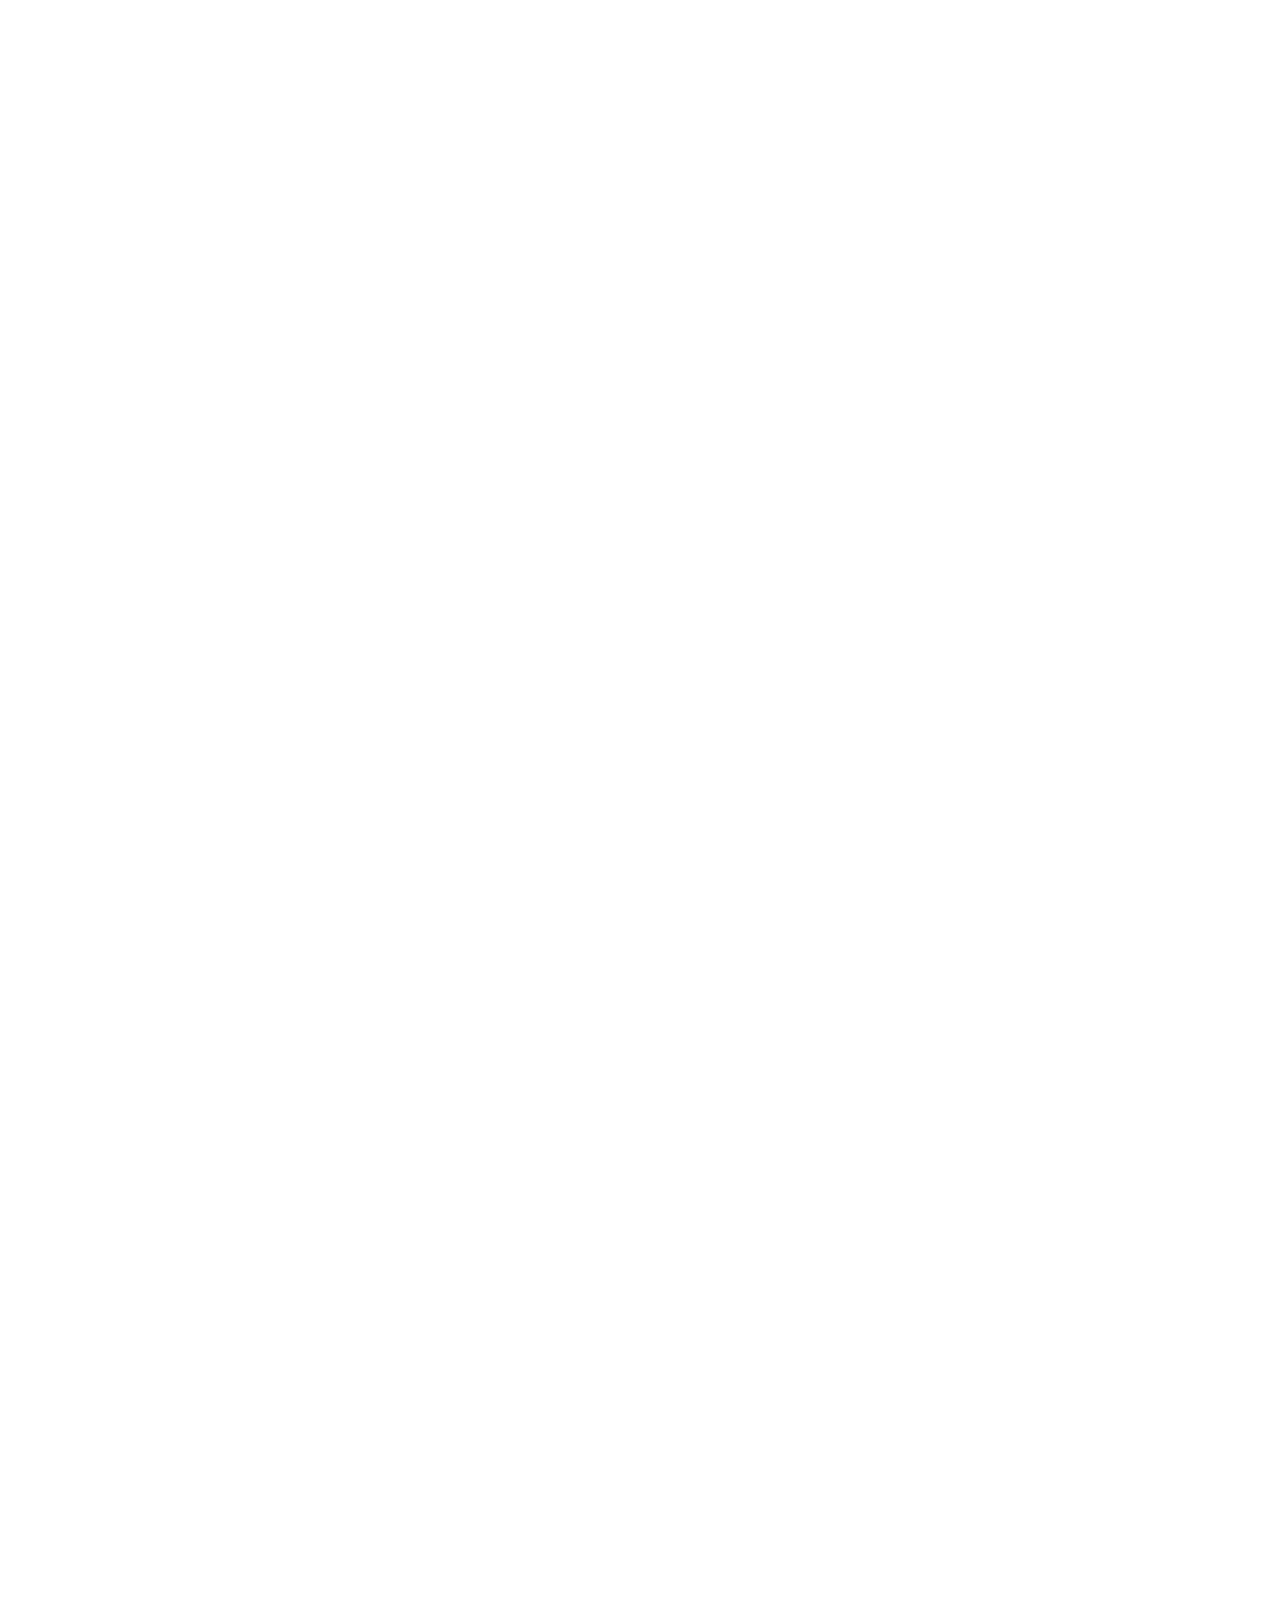
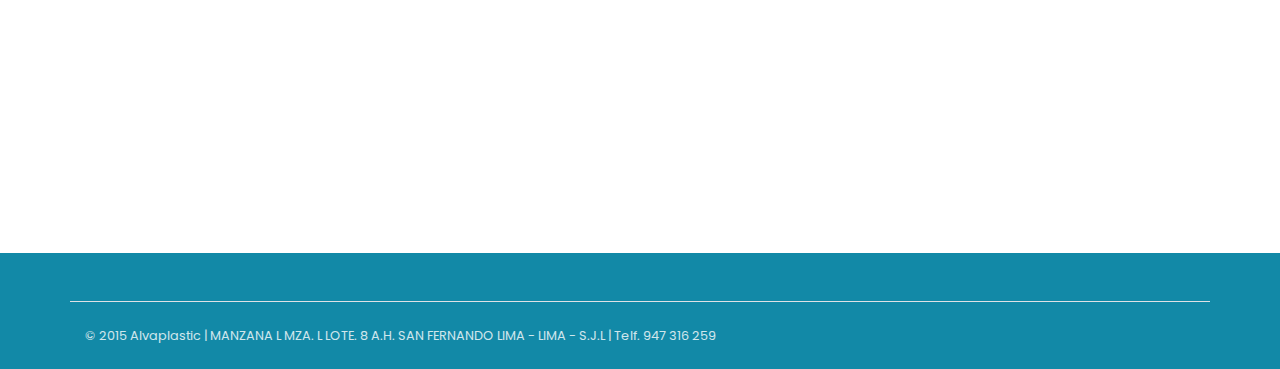
<file: public_html/productos.html>
<!DOCTYPE html>
<html lang="en">
<head>
   <meta charset="utf-8">
    <meta name="viewport" content="width=device-width, initial-scale=1, shrink-to-fit=no">
    <meta name="description" content="Start your development with LeadMark landing page.">
    <meta name="author" content="Devcrud">
    <title>Productos</title>
   <!-- font icons -->
   <link rel="stylesheet" href="assets/vendors/themify-icons/css/themify-icons.css">
   <!-- Bootstrap + Steller  -->
   <link rel="stylesheet" href="assets/css/leadmark.css">
   <link href="https://unpkg.com/aos@2.3.1/dist/aos.css" rel="stylesheet">
</head>
<body style="background-color: #1289A7;">

   <!-- Spinner -->
   <div class="spinner-wrapper">
      <div class="spinner-border" style="width: 3.5rem; height: 3.5rem;" role="status">
          <span class="sr-only">Loading...</span>
      </div>
  </div>

  <!-- page Navigation -->
   <nav class="navbar navbar-expand-sm navbar-dark fixed-top bg-primary rounded shadow mb-3" style="margin-bottom: 0 !important;">
      <div class="container">
         <a class="navbar-brand" href="index.html">Alvaplast</a>
         <button class="navbar-toggler ml-auto" type="button" data-toggle="collapse" data-target="#navbarSupportedContent" aria-controls="navbarSupportedContent" aria-expanded="false" aria-label="Toggle navigation">
         <span class="navbar-toggler-icon"></span>
         </button>
         <div class="collapse navbar-collapse" id="navbarSupportedContent">
            <ul class="navbar-nav ml-auto">
               <li class="nav-item">
                  <a class="nav-link" href="index.html">Inicio</a>
               </li>
               <li class="nav-item ">
                  <a href="#book-table" class="ml-4 mt-1 btn btn-light btn-sm rounded">Iniciar Sesión</a>
               </li>
            </ul>                       
         </div>
      </div>
   </nav>
  <!-- End Of Second Navigation -->

   <header class="header-producto" style="height: 300px; background-color: white;">
    <br>
    <br>
      <div class="d-flex align-items-center justify-content-center h-100">
         <h1 class="title efecto-producto" style="padding: 0; color: black; font-weight: bolder ;">PRODUCTOS</h1>  
      </div>  
   </header>

   <!-- main content -->
   <main style="background-color: white;">
      <div class="container">
         <!-- Bolsas -->
         <div class="cont-product">
          <div data-aos="fade-right" data-aos-duration="1700">
            <div class="vertical-hr">
              <h2 class="title" style="margin-left: 0.7rem; ">Bolsas</h2>
            </div>
            <br>
          </div>
            <div class="container">
               <div class="row ">
                 <div class="col-md" data-aos="fade-up" data-aos-duration="1700">
                  <div class="card mb-3" style="max-width: 540px;">
                     <div class="row no-gutters col-product">
                       <div class="col-md-4 d-flex align-items-center justify-content-center">
                         <img loading="lazy"  src="assets/imgs/bolsa1.png" alt="...">
                       </div>
                       <div class="col-md-8">
                         <div class="card-body">
                           <h5 class="card-title">Ideales para papeleras y tachitos</h5>
                           <div class="d-flex align-items-center justify-content-center">
                            <img loading="lazy" class="img-fluid" src="assets/imgs/info1.png" alt="">
                           </div>
                           
                         </div>
                       </div>
                     </div>
                   </div>
                 </div>
                 <div class="col " data-aos="fade-up" data-aos-duration="1700">
                  <div class="card mb-3" style="max-width: 540px;">
                     <div class="row no-gutters col-product">
                       <div class="col-md-4 d-flex align-items-center justify-content-center">
                         <img loading="lazy" src="assets/imgs/bolsa2.png" alt="...">
                       </div>
                       <div class="col-md-8">
                         <div class="card-body">
                           <h5 class="card-title">Ideales para tachos pequeños</h5>
                           <div class="d-flex align-items-center justify-content-center">
                            <img loading="lazy" class="img-fluid" src="assets/imgs/info2.png" alt="">
                           </div>
                         </div>
                       </div>
                     </div>
                   </div>
                 </div>
               </div>
               <div class="row">
                <div class="col-md" data-aos="fade-up" data-aos-duration="1700">
                  <div class="card mb-3" style="max-width: 540px;">
                     <div class="row no-gutters col-product">
                       <div class="col-md-4 d-flex align-items-center justify-content-center">
                         <img loading="lazy" src="assets/imgs/bolsa3.png" alt="...">
                       </div>
                       <div class="col-md-8">
                         <div class="card-body">
                           <h5 class="card-title">Ideales para tachos medianos</h5>
                           <div class="d-flex align-items-center justify-content-center">
                            <img loading="lazy" class="img-fluid" src="assets/imgs/info3.png" alt="">
                           </div>
                         </div>
                       </div>
                     </div>
                   </div>
                 </div>
                 <div class="col " data-aos="fade-up" data-aos-duration="1700">
                  <div class="card mb-3" style="max-width: 540px;">
                     <div class="row no-gutters col-product">
                       <div class="col-md-4 d-flex align-items-center justify-content-center">
                         <img loading="lazy" src="assets/imgs/bolsa4.png" alt="...">
                       </div>
                       <div class="col-md-8">
                         <div class="card-body">
                           <h5 class="card-title">Ideales para tachos grandes</h5>
                           <div class="d-flex align-items-center justify-content-center">
                            <img loading="lazy" class="img-fluid" src="assets/imgs/info4.png" alt="">
                           </div>
                         </div>
                       </div>
                     </div>
                   </div>
                 </div>
               </div>
               <div class="row">
                <div class="col-md" data-aos="fade-up" data-aos-duration="1700">
                  <div class="card mb-3" style="max-width: 540px;">
                     <div class="row no-gutters col-product">
                       <div class="col-md-4 d-flex align-items-center justify-content-center">
                         <img loading="lazy" src="assets/imgs/bolsa5.png" alt="...">
                       </div>
                       <div class="col-md-8">
                         <div class="card-body">
                           <h5 class="card-title">Ideales para tachos medianos</h5>
                           <div class="d-flex align-items-center justify-content-center">
                            <img loading="lazy" class="img-fluid" src="assets/imgs/info5.png" alt="">
                           </div>
                         </div>
                       </div>
                     </div>
                   </div>
                 </div>
                 <div class="col-md" data-aos="fade-up" data-aos-duration="1700">
                  <div class="card mb-3" style="max-width: 540px;">
                     <div class="row no-gutters col-product">
                       <div class="col-md-4 d-flex align-items-center justify-content-center">
                         <img loading="lazy" src="assets/imgs/bolsa6.png" alt="...">
                       </div>
                       <div class="col-md-8">
                         <div class="card-body">
                           <h5 class="card-title">Ideales para tachos grandes</h5>
                           <div class="d-flex align-items-center justify-content-center">
                            <img loading="lazy" class="img-fluid" src="assets/imgs/info6.png" alt="">
                           </div>
                         </div>
                       </div>
                     </div>
                   </div>
                 </div>
               </div>
             </div>
         </div>
         <!-- Envases -->
         <div class="cont-product">
          <div data-aos="fade-right" data-aos-duration="1700">
            <div class="vertical-hr">
              <h2 class="title" style="margin-left: 0.7rem;">Envases</h2>
            </div>
            <br>
          </div>
          <div class="container">
             <div class="row ">
               <div class="col-md " data-aos="fade-up" data-aos-duration="1700">
                <div class="card mb-3" style="max-width: 540px;">
                   <div class="row no-gutters col-product">
                     <div class="col-md-6 d-flex align-items-center justify-content-center">
                       <img loading="lazy" class="rounded img-fluid" src="assets/imgs/taper.png" alt="...">
                     </div>
                     <div class="col-md-6">
                       <div class="card-body">
                         <h5 class="card-title">Bandeja  B1</h5>
                         <p>Ideal para el delivery de comida rápida, criolla y fusión</p>
                         <div class="d-flex align-items-center justify-content-center">
                          <img loading="lazy" class="rounded img-fluid" src="assets/imgs/info-taper1.png" alt="">
                         </div>
                       </div>
                     </div>
                   </div>
                 </div>
               </div>
               <div class="col-md " data-aos="fade-up" data-aos-duration="1700">
                <div class="card mb-3" style="max-width: 540px;">
                   <div class="row no-gutters col-product">
                     <div class="col-md-6 d-flex align-items-center justify-content-center">
                       <img loading="lazy" class="rounded img-fluid" src="assets/imgs/taper2.png" alt="...">
                     </div>
                     <div class="col-md-6">
                       <div class="card-body">
                         <h5 class="card-title">Bandeja  B3</h5>
                         <p>Ideal para el delivery de comida rápida, criolla y fusión</p>
                         <div class="d-flex align-items-center justify-content-center">
                          <img loading="lazy" class="rounded img-fluid" src="assets/imgs/info-taper1.png" alt="">
                         </div>
                       </div>
                     </div>
                   </div>
                 </div>
               </div>
             </div>
             <div class="row ">
              <div class="col-md " data-aos="fade-up" data-aos-duration="1700">
               <div class="card mb-3" style="max-width: 540px;">
                  <div class="row no-gutters col-product">
                    <div class="col-md-6 d-flex align-items-center justify-content-center">
                      <img loading="lazy" class="rounded img-fluid" src="assets/imgs/taper3.png" alt="...">
                    </div>
                    <div class="col-md-6">
                      <div class="card-body">
                        <h5 class="card-title">Bandeja  B4</h5>
                        <p>Ideal para el delivery de comida rápida, criolla y fusión</p>
                        <div class="d-flex align-items-center justify-content-center">
                         <img loading="lazy" class="rounded img-fluid" src="assets/imgs/info-taper1.png" alt="">
                        </div>
                      </div>
                    </div>
                  </div>
                </div>
              </div>
              <div class="col-md " data-aos="fade-up" data-aos-duration="1700">
               <div class="card mb-3" style="max-width: 540px;">
                  <div class="row no-gutters col-product">
                    <div class="col-md-6 d-flex align-items-center justify-content-center">
                      <img loading="lazy" class="rounded img-fluid" src="assets/imgs/taper4.png" alt="...">
                    </div>
                    <div class="col-md-6">
                      <div class="card-body">
                        <h5 class="card-title">Bandeja  B5</h5>
                        <p>Ideal para el delivery de comida rápida, criolla y fusión</p>
                        <div class="d-flex align-items-center justify-content-center">
                         <img loading="lazy" class="rounded img-fluid" src="assets/imgs/info-taper1.png" alt="">
                        </div>
                      </div>
                    </div>
                  </div>
                </div>
              </div>
            </div>
           </div>
          </div>
          <!-- Platos -->
          <div class="cont-product">
            <div data-aos="fade-right" data-aos-duration="1700">
              <div class="vertical-hr">
                <h2 class="title" style="margin-left: 0.7rem;">Platos</h2>
              </div>
              <br>
            </div>
           <div class="container">
              <div class="row ">
                <div class="col-md" data-aos="fade-up" data-aos-duration="1700">
                 <div class="card mb-3" style="max-width: 540px;">
                    <div class="row no-gutters col-product">
                      <div class="col-md-6 d-flex align-items-center justify-content-center">
                        <img loading="lazy" class="rounded img-fluid" src="assets/imgs/plato.png" alt="...">
                      </div>
                      <div class="col-md-6">
                        <div class="card-body">
                          <h5 class="card-title">Plato P-10</h5>
                          <p>Ideal para presentación de comida crilla y polladas</p>
                          <div class="d-flex align-items-center justify-content-center">
                           <img loading="lazy" class="rounded img-fluid" src="assets/imgs/info-platos.png" alt="">
                          </div>
                        </div>
                      </div>
                    </div>
                  </div>
                </div>
                <div class="col-md" data-aos="fade-up" data-aos-duration="1700">
                 <div class="card mb-3" style="max-width: 540px;">
                    <div class="row no-gutters col-product">
                      <div class="col-md-6 d-flex align-items-center justify-content-center">
                        <img loading="lazy" class="rounded img-fluid" src="assets/imgs/plato2.png" alt="...">
                      </div>
                      <div class="col-md-6">
                        <div class="card-body">
                          <h5 class="card-title">Plato P-15</h5>
                          <p>Ideal para presentaciones de postres y porciones reducidas</p>
                          <div class="d-flex align-items-center justify-content-center">
                           <img loading="lazy" class="rounded img-fluid" src="assets/imgs/info-platos.png" alt="">
                          </div>
                        </div>
                      </div>
                    </div>
                  </div>
                </div>
              </div>
              <div class="row ">
               <div class="col-md" data-aos="fade-up" data-aos-duration="1700">
                <div class="card mb-3" style="max-width: 540px;">
                   <div class="row no-gutters col-product">
                     <div class="col-md-6 d-flex align-items-center justify-content-center">
                       <img loading="lazy" class="rounded img-fluid" src="assets/imgs/plato3.png" alt="...">
                     </div>
                     <div class="col-md-6">
                       <div class="card-body">
                        <h5 class="card-title">Plato P-20</h5>
                        <p>Ideal para ensaladas y sopas fritas o calientes</p>
                         <div class="d-flex align-items-center justify-content-center">
                          <img loading="lazy" class="rounded img-fluid" src="assets/imgs/info-platos.png" alt="">
                         </div>
                       </div>
                     </div>
                   </div>
                 </div>
               </div>
               <div class="col-md" data-aos="fade-up" data-aos-duration="1700">
                <div class="card mb-3" style="max-width: 540px;">
                   <div class="row no-gutters col-product">
                     <div class="col-md-6 d-flex align-items-center justify-content-center">
                       <img loading="lazy" class="rounded img-fluid" src="assets/imgs/plato4.png" alt="...">
                     </div>
                     <div class="col-md-6">
                       <div class="card-body">
                        <h5 class="card-title">Plato P-22</h5>
                        <p>Ideal para presentación de comida criolla parrillas</p>
                         <div class="d-flex align-items-center justify-content-center">
                          <img loading="lazy" class="rounded img-fluid" src="assets/imgs/info-platos2.png" alt="">
                         </div>
                       </div>
                     </div>
                   </div>
                 </div>
               </div>
             </div>
            </div>
           </div>
         <!-- Vasos -->
         <div class="cont-product">
          <div data-aos="fade-right" data-aos-duration="1700">
            <div class="vertical-hr">
              <h2 class="title" style="margin-left: 0.7rem;">Vasos</h2>
            </div>
            <br>
          </div>
          <div class="container">
             <div class="row ">
               <div class="col-md" data-aos="fade-up" data-aos-duration="1700">
                <div class="card mb-3" style="max-width: 540px;">
                   <div class="row no-gutters col-product">
                     <div class="col-md-6 d-flex align-items-center justify-content-center">
                       <img loading="lazy" class="rounded img-fluid" src="assets/imgs/vaso.png" alt="...">
                     </div>
                     <div class="col-md-6">
                       <div class="card-body">
                         <h5 class="card-title">Vasos <b>5oz.</b></h5>
                         <p>Ideales para juguería, eventos, restaurantes, degustaciones, cafetería, delivery entre otros</p>
                         
                         <div class="d-flex align-items-center justify-content-center">
                          <img loading="lazy" class="rounded img-fluid" src="assets/imgs/info-vasos.png" alt="">
                         </div>
                       </div>
                     </div>
                   </div>
                 </div>
               </div>
               <div class="col-md" data-aos="fade-up" data-aos-duration="1700">
                <div class="card mb-3" style="max-width: 540px;">
                   <div class="row no-gutters col-product">
                     <div class="col-md-6 d-flex align-items-center justify-content-center">
                       <img loading="lazy" class="rounded img-fluid" src="assets/imgs/vaso2.png" alt="...">
                     </div>
                     <div class="col-md-6">
                       <div class="card-body">
                         <h5 class="card-title">Vasos <b>7oz.</b></h5>
                         <p>Ideales para juguería, eventos, restaurantes, degustaciones, cafetería, delivery entre otros</p>
                         
                         <div class="d-flex align-items-center justify-content-center">
                          <img loading="lazy" class="rounded img-fluid" src="assets/imgs/info-vasos.png" alt="">
                         </div>
                       </div>
                     </div>
                   </div>
                 </div>
               </div>
             </div>
             <div class="row ">
              <div class="col-md " data-aos="fade-up" data-aos-duration="1700">
               <div class="card mb-3" style="max-width: 525px;">
                  <div class="row no-gutters col-product">
                    <div class="col-md-6 d-flex align-items-center justify-content-center">
                      <img loading="lazy" class="rounded img-fluid" src="assets/imgs/vaso3.png" alt="...">
                    </div>
                    <div class="col-md-6">
                      <div class="card-body">
                        <h5 class="card-title">Vasos <b>8.5oz.</b></h5>
                        <p>Ideales para juguería, eventos, restaurantes, degustaciones, cafetería, delivery entre otros</p>
                        
                        <div class="d-flex align-items-center justify-content-center">
                         <img class="rounded img-fluid" src="assets/imgs/info-vasos.png" alt="">
                        </div>
                      </div>
                    </div>
                  </div>
                </div>
              </div>
            </div>
           </div>
          </div>
          <br>
      </div>
   </main>
   
   <!-- end of typography -->

   <!-- Page Footer -->
   <footer style="background-color: #1289A7;">
      <section class="container mt-5 py-4 border-top border-ligth" style="background-color: #1289A7;">
        <p style="color: white;" class="mb-0 small">&copy; 2015 Alvaplastic | MANZANA L MZA. L LOTE. 8 A.H. SAN FERNANDO LIMA - LIMA - S.J.L | Telf. 947 316 259</p>   
      </section>
   </footer>
   <!-- End of Page Footer -->  
   
   <!-- core  -->
    <script src="https://unpkg.com/aos@2.3.1/dist/aos.js"></script>
    <script>
      AOS.init();
    </script>
   <script>
      const spinnerWrapperEl = document.querySelector('.spinner-wrapper');

      window.addEventListener('load',()=>{
         spinnerWrapperEl.style.opacity = '0';

         setTimeout(() => {
            spinnerWrapperEl.style.display = 'none';
         }, 200);
      })
   </script>
   <script src="assets/vendors/jquery/jquery-3.4.1.js"></script>
   <script src="assets/vendors/bootstrap/bootstrap.bundle.js"></script>

   <!-- bootstrap 3 affix -->
  <script async src="assets/vendors/bootstrap/bootstrap.affix.js"></script>

   <!-- Isotope -->
   <script async src="assets/vendors/isotope/isotope.pkgd.js"></script>

   <!-- LeadMark js -->
   <script async src="assets/js/leadmark.js"></script>

</body>
</html>
</file>
<file: public_html/assets/vendors/themify-icons/css/themify-icons.css>
@font-face {
	font-family: 'themify';
	src:url("../fonts/themify.eot?-fvbane");
	src:url("../fonts/themify.eot?#iefix-fvbane") format("embedded-opentype"),
		url("../fonts/themify.woff?-fvbane") format("woff"),
		url("../fonts/themify.ttf?-fvbane") format("truetype"),
		url("../fonts/themify.svg?-fvbane#themify") format("svg");
	font-weight: normal;
	font-style: normal;
}

[class^="ti-"], [class*=" ti-"] {
	font-family: 'themify';
	speak: none;
	font-style: normal;
	font-weight: normal;
	font-variant: normal;
	text-transform: none;
	line-height: 1;

	/* Better Font Rendering =========== */
	-webkit-font-smoothing: antialiased;
	-moz-osx-font-smoothing: grayscale;
}

.ti-wand:before {
	content: "\e600";
}
.ti-volume:before {
	content: "\e601";
}
.ti-user:before {
	content: "\e602";
}
.ti-unlock:before {
	content: "\e603";
}
.ti-unlink:before {
	content: "\e604";
}
.ti-trash:before {
	content: "\e605";
}
.ti-thought:before {
	content: "\e606";
}
.ti-target:before {
	content: "\e607";
}
.ti-tag:before {
	content: "\e608";
}
.ti-tablet:before {
	content: "\e609";
}
.ti-star:before {
	content: "\e60a";
}
.ti-spray:before {
	content: "\e60b";
}
.ti-signal:before {
	content: "\e60c";
}
.ti-shopping-cart:before {
	content: "\e60d";
}
.ti-shopping-cart-full:before {
	content: "\e60e";
}
.ti-settings:before {
	content: "\e60f";
}
.ti-search:before {
	content: "\e610";
}
.ti-zoom-in:before {
	content: "\e611";
}
.ti-zoom-out:before {
	content: "\e612";
}
.ti-cut:before {
	content: "\e613";
}
.ti-ruler:before {
	content: "\e614";
}
.ti-ruler-pencil:before {
	content: "\e615";
}
.ti-ruler-alt:before {
	content: "\e616";
}
.ti-bookmark:before {
	content: "\e617";
}
.ti-bookmark-alt:before {
	content: "\e618";
}
.ti-reload:before {
	content: "\e619";
}
.ti-plus:before {
	content: "\e61a";
}
.ti-pin:before {
	content: "\e61b";
}
.ti-pencil:before {
	content: "\e61c";
}
.ti-pencil-alt:before {
	content: "\e61d";
}
.ti-paint-roller:before {
	content: "\e61e";
}
.ti-paint-bucket:before {
	content: "\e61f";
}
.ti-na:before {
	content: "\e620";
}
.ti-mobile:before {
	content: "\e621";
}
.ti-minus:before {
	content: "\e622";
}
.ti-medall:before {
	content: "\e623";
}
.ti-medall-alt:before {
	content: "\e624";
}
.ti-marker:before {
	content: "\e625";
}
.ti-marker-alt:before {
	content: "\e626";
}
.ti-arrow-up:before {
	content: "\e627";
}
.ti-arrow-right:before {
	content: "\e628";
}
.ti-arrow-left:before {
	content: "\e629";
}
.ti-arrow-down:before {
	content: "\e62a";
}
.ti-lock:before {
	content: "\e62b";
}
.ti-location-arrow:before {
	content: "\e62c";
}
.ti-link:before {
	content: "\e62d";
}
.ti-layout:before {
	content: "\e62e";
}
.ti-layers:before {
	content: "\e62f";
}
.ti-layers-alt:before {
	content: "\e630";
}
.ti-key:before {
	content: "\e631";
}
.ti-import:before {
	content: "\e632";
}
.ti-image:before {
	content: "\e633";
}
.ti-heart:before {
	content: "\e634";
}
.ti-heart-broken:before {
	content: "\e635";
}
.ti-hand-stop:before {
	content: "\e636";
}
.ti-hand-open:before {
	content: "\e637";
}
.ti-hand-drag:before {
	content: "\e638";
}
.ti-folder:before {
	content: "\e639";
}
.ti-flag:before {
	content: "\e63a";
}
.ti-flag-alt:before {
	content: "\e63b";
}
.ti-flag-alt-2:before {
	content: "\e63c";
}
.ti-eye:before {
	content: "\e63d";
}
.ti-export:before {
	content: "\e63e";
}
.ti-exchange-vertical:before {
	content: "\e63f";
}
.ti-desktop:before {
	content: "\e640";
}
.ti-cup:before {
	content: "\e641";
}
.ti-crown:before {
	content: "\e642";
}
.ti-comments:before {
	content: "\e643";
}
.ti-comment:before {
	content: "\e644";
}
.ti-comment-alt:before {
	content: "\e645";
}
.ti-close:before {
	content: "\e646";
}
.ti-clip:before {
	content: "\e647";
}
.ti-angle-up:before {
	content: "\e648";
}
.ti-angle-right:before {
	content: "\e649";
}
.ti-angle-left:before {
	content: "\e64a";
}
.ti-angle-down:before {
	content: "\e64b";
}
.ti-check:before {
	content: "\e64c";
}
.ti-check-box:before {
	content: "\e64d";
}
.ti-camera:before {
	content: "\e64e";
}
.ti-announcement:before {
	content: "\e64f";
}
.ti-brush:before {
	content: "\e650";
}
.ti-briefcase:before {
	content: "\e651";
}
.ti-bolt:before {
	content: "\e652";
}
.ti-bolt-alt:before {
	content: "\e653";
}
.ti-blackboard:before {
	content: "\e654";
}
.ti-bag:before {
	content: "\e655";
}
.ti-move:before {
	content: "\e656";
}
.ti-arrows-vertical:before {
	content: "\e657";
}
.ti-arrows-horizontal:before {
	content: "\e658";
}
.ti-fullscreen:before {
	content: "\e659";
}
.ti-arrow-top-right:before {
	content: "\e65a";
}
.ti-arrow-top-left:before {
	content: "\e65b";
}
.ti-arrow-circle-up:before {
	content: "\e65c";
}
.ti-arrow-circle-right:before {
	content: "\e65d";
}
.ti-arrow-circle-left:before {
	content: "\e65e";
}
.ti-arrow-circle-down:before {
	content: "\e65f";
}
.ti-angle-double-up:before {
	content: "\e660";
}
.ti-angle-double-right:before {
	content: "\e661";
}
.ti-angle-double-left:before {
	content: "\e662";
}
.ti-angle-double-down:before {
	content: "\e663";
}
.ti-zip:before {
	content: "\e664";
}
.ti-world:before {
	content: "\e665";
}
.ti-wheelchair:before {
	content: "\e666";
}
.ti-view-list:before {
	content: "\e667";
}
.ti-view-list-alt:before {
	content: "\e668";
}
.ti-view-grid:before {
	content: "\e669";
}
.ti-uppercase:before {
	content: "\e66a";
}
.ti-upload:before {
	content: "\e66b";
}
.ti-underline:before {
	content: "\e66c";
}
.ti-truck:before {
	content: "\e66d";
}
.ti-timer:before {
	content: "\e66e";
}
.ti-ticket:before {
	content: "\e66f";
}
.ti-thumb-up:before {
	content: "\e670";
}
.ti-thumb-down:before {
	content: "\e671";
}
.ti-text:before {
	content: "\e672";
}
.ti-stats-up:before {
	content: "\e673";
}
.ti-stats-down:before {
	content: "\e674";
}
.ti-split-v:before {
	content: "\e675";
}
.ti-split-h:before {
	content: "\e676";
}
.ti-smallcap:before {
	content: "\e677";
}
.ti-shine:before {
	content: "\e678";
}
.ti-shift-right:before {
	content: "\e679";
}
.ti-shift-left:before {
	content: "\e67a";
}
.ti-shield:before {
	content: "\e67b";
}
.ti-notepad:before {
	content: "\e67c";
}
.ti-server:before {
	content: "\e67d";
}
.ti-quote-right:before {
	content: "\e67e";
}
.ti-quote-left:before {
	content: "\e67f";
}
.ti-pulse:before {
	content: "\e680";
}
.ti-printer:before {
	content: "\e681";
}
.ti-power-off:before {
	content: "\e682";
}
.ti-plug:before {
	content: "\e683";
}
.ti-pie-chart:before {
	content: "\e684";
}
.ti-paragraph:before {
	content: "\e685";
}
.ti-panel:before {
	content: "\e686";
}
.ti-package:before {
	content: "\e687";
}
.ti-music:before {
	content: "\e688";
}
.ti-music-alt:before {
	content: "\e689";
}
.ti-mouse:before {
	content: "\e68a";
}
.ti-mouse-alt:before {
	content: "\e68b";
}
.ti-money:before {
	content: "\e68c";
}
.ti-microphone:before {
	content: "\e68d";
}
.ti-menu:before {
	content: "\e68e";
}
.ti-menu-alt:before {
	content: "\e68f";
}
.ti-map:before {
	content: "\e690";
}
.ti-map-alt:before {
	content: "\e691";
}
.ti-loop:before {
	content: "\e692";
}
.ti-location-pin:before {
	content: "\e693";
}
.ti-list:before {
	content: "\e694";
}
.ti-light-bulb:before {
	content: "\e695";
}
.ti-Italic:before {
	content: "\e696";
}
.ti-info:before {
	content: "\e697";
}
.ti-infinite:before {
	content: "\e698";
}
.ti-id-badge:before {
	content: "\e699";
}
.ti-hummer:before {
	content: "\e69a";
}
.ti-home:before {
	content: "\e69b";
}
.ti-help:before {
	content: "\e69c";
}
.ti-headphone:before {
	content: "\e69d";
}
.ti-harddrives:before {
	content: "\e69e";
}
.ti-harddrive:before {
	content: "\e69f";
}
.ti-gift:before {
	content: "\e6a0";
}
.ti-game:before {
	content: "\e6a1";
}
.ti-filter:before {
	content: "\e6a2";
}
.ti-files:before {
	content: "\e6a3";
}
.ti-file:before {
	content: "\e6a4";
}
.ti-eraser:before {
	content: "\e6a5";
}
.ti-envelope:before {
	content: "\e6a6";
}
.ti-download:before {
	content: "\e6a7";
}
.ti-direction:before {
	content: "\e6a8";
}
.ti-direction-alt:before {
	content: "\e6a9";
}
.ti-dashboard:before {
	content: "\e6aa";
}
.ti-control-stop:before {
	content: "\e6ab";
}
.ti-control-shuffle:before {
	content: "\e6ac";
}
.ti-control-play:before {
	content: "\e6ad";
}
.ti-control-pause:before {
	content: "\e6ae";
}
.ti-control-forward:before {
	content: "\e6af";
}
.ti-control-backward:before {
	content: "\e6b0";
}
.ti-cloud:before {
	content: "\e6b1";
}
.ti-cloud-up:before {
	content: "\e6b2";
}
.ti-cloud-down:before {
	content: "\e6b3";
}
.ti-clipboard:before {
	content: "\e6b4";
}
.ti-car:before {
	content: "\e6b5";
}
.ti-calendar:before {
	content: "\e6b6";
}
.ti-book:before {
	content: "\e6b7";
}
.ti-bell:before {
	content: "\e6b8";
}
.ti-basketball:before {
	content: "\e6b9";
}
.ti-bar-chart:before {
	content: "\e6ba";
}
.ti-bar-chart-alt:before {
	content: "\e6bb";
}
.ti-back-right:before {
	content: "\e6bc";
}
.ti-back-left:before {
	content: "\e6bd";
}
.ti-arrows-corner:before {
	content: "\e6be";
}
.ti-archive:before {
	content: "\e6bf";
}
.ti-anchor:before {
	content: "\e6c0";
}
.ti-align-right:before {
	content: "\e6c1";
}
.ti-align-left:before {
	content: "\e6c2";
}
.ti-align-justify:before {
	content: "\e6c3";
}
.ti-align-center:before {
	content: "\e6c4";
}
.ti-alert:before {
	content: "\e6c5";
}
.ti-alarm-clock:before {
	content: "\e6c6";
}
.ti-agenda:before {
	content: "\e6c7";
}
.ti-write:before {
	content: "\e6c8";
}
.ti-window:before {
	content: "\e6c9";
}
.ti-widgetized:before {
	content: "\e6ca";
}
.ti-widget:before {
	content: "\e6cb";
}
.ti-widget-alt:before {
	content: "\e6cc";
}
.ti-wallet:before {
	content: "\e6cd";
}
.ti-video-clapper:before {
	content: "\e6ce";
}
.ti-video-camera:before {
	content: "\e6cf";
}
.ti-vector:before {
	content: "\e6d0";
}
.ti-themify-logo:before {
	content: "\e6d1";
}
.ti-themify-favicon:before {
	content: "\e6d2";
}
.ti-themify-favicon-alt:before {
	content: "\e6d3";
}
.ti-support:before {
	content: "\e6d4";
}
.ti-stamp:before {
	content: "\e6d5";
}
.ti-split-v-alt:before {
	content: "\e6d6";
}
.ti-slice:before {
	content: "\e6d7";
}
.ti-shortcode:before {
	content: "\e6d8";
}
.ti-shift-right-alt:before {
	content: "\e6d9";
}
.ti-shift-left-alt:before {
	content: "\e6da";
}
.ti-ruler-alt-2:before {
	content: "\e6db";
}
.ti-receipt:before {
	content: "\e6dc";
}
.ti-pin2:before {
	content: "\e6dd";
}
.ti-pin-alt:before {
	content: "\e6de";
}
.ti-pencil-alt2:before {
	content: "\e6df";
}
.ti-palette:before {
	content: "\e6e0";
}
.ti-more:before {
	content: "\e6e1";
}
.ti-more-alt:before {
	content: "\e6e2";
}
.ti-microphone-alt:before {
	content: "\e6e3";
}
.ti-magnet:before {
	content: "\e6e4";
}
.ti-line-double:before {
	content: "\e6e5";
}
.ti-line-dotted:before {
	content: "\e6e6";
}
.ti-line-dashed:before {
	content: "\e6e7";
}
.ti-layout-width-full:before {
	content: "\e6e8";
}
.ti-layout-width-default:before {
	content: "\e6e9";
}
.ti-layout-width-default-alt:before {
	content: "\e6ea";
}
.ti-layout-tab:before {
	content: "\e6eb";
}
.ti-layout-tab-window:before {
	content: "\e6ec";
}
.ti-layout-tab-v:before {
	content: "\e6ed";
}
.ti-layout-tab-min:before {
	content: "\e6ee";
}
.ti-layout-slider:before {
	content: "\e6ef";
}
.ti-layout-slider-alt:before {
	content: "\e6f0";
}
.ti-layout-sidebar-right:before {
	content: "\e6f1";
}
.ti-layout-sidebar-none:before {
	content: "\e6f2";
}
.ti-layout-sidebar-left:before {
	content: "\e6f3";
}
.ti-layout-placeholder:before {
	content: "\e6f4";
}
.ti-layout-menu:before {
	content: "\e6f5";
}
.ti-layout-menu-v:before {
	content: "\e6f6";
}
.ti-layout-menu-separated:before {
	content: "\e6f7";
}
.ti-layout-menu-full:before {
	content: "\e6f8";
}
.ti-layout-media-right-alt:before {
	content: "\e6f9";
}
.ti-layout-media-right:before {
	content: "\e6fa";
}
.ti-layout-media-overlay:before {
	content: "\e6fb";
}
.ti-layout-media-overlay-alt:before {
	content: "\e6fc";
}
.ti-layout-media-overlay-alt-2:before {
	content: "\e6fd";
}
.ti-layout-media-left-alt:before {
	content: "\e6fe";
}
.ti-layout-media-left:before {
	content: "\e6ff";
}
.ti-layout-media-center-alt:before {
	content: "\e700";
}
.ti-layout-media-center:before {
	content: "\e701";
}
.ti-layout-list-thumb:before {
	content: "\e702";
}
.ti-layout-list-thumb-alt:before {
	content: "\e703";
}
.ti-layout-list-post:before {
	content: "\e704";
}
.ti-layout-list-large-image:before {
	content: "\e705";
}
.ti-layout-line-solid:before {
	content: "\e706";
}
.ti-layout-grid4:before {
	content: "\e707";
}
.ti-layout-grid3:before {
	content: "\e708";
}
.ti-layout-grid2:before {
	content: "\e709";
}
.ti-layout-grid2-thumb:before {
	content: "\e70a";
}
.ti-layout-cta-right:before {
	content: "\e70b";
}
.ti-layout-cta-left:before {
	content: "\e70c";
}
.ti-layout-cta-center:before {
	content: "\e70d";
}
.ti-layout-cta-btn-right:before {
	content: "\e70e";
}
.ti-layout-cta-btn-left:before {
	content: "\e70f";
}
.ti-layout-column4:before {
	content: "\e710";
}
.ti-layout-column3:before {
	content: "\e711";
}
.ti-layout-column2:before {
	content: "\e712";
}
.ti-layout-accordion-separated:before {
	content: "\e713";
}
.ti-layout-accordion-merged:before {
	content: "\e714";
}
.ti-layout-accordion-list:before {
	content: "\e715";
}
.ti-ink-pen:before {
	content: "\e716";
}
.ti-info-alt:before {
	content: "\e717";
}
.ti-help-alt:before {
	content: "\e718";
}
.ti-headphone-alt:before {
	content: "\e719";
}
.ti-hand-point-up:before {
	content: "\e71a";
}
.ti-hand-point-right:before {
	content: "\e71b";
}
.ti-hand-point-left:before {
	content: "\e71c";
}
.ti-hand-point-down:before {
	content: "\e71d";
}
.ti-gallery:before {
	content: "\e71e";
}
.ti-face-smile:before {
	content: "\e71f";
}
.ti-face-sad:before {
	content: "\e720";
}
.ti-credit-card:before {
	content: "\e721";
}
.ti-control-skip-forward:before {
	content: "\e722";
}
.ti-control-skip-backward:before {
	content: "\e723";
}
.ti-control-record:before {
	content: "\e724";
}
.ti-control-eject:before {
	content: "\e725";
}
.ti-comments-smiley:before {
	content: "\e726";
}
.ti-brush-alt:before {
	content: "\e727";
}
.ti-youtube:before {
	content: "\e728";
}
.ti-vimeo:before {
	content: "\e729";
}
.ti-twitter:before {
	content: "\e72a";
}
.ti-time:before {
	content: "\e72b";
}
.ti-tumblr:before {
	content: "\e72c";
}
.ti-skype:before {
	content: "\e72d";
}
.ti-share:before {
	content: "\e72e";
}
.ti-share-alt:before {
	content: "\e72f";
}
.ti-rocket:before {
	content: "\e730";
}
.ti-pinterest:before {
	content: "\e731";
}
.ti-new-window:before {
	content: "\e732";
}
.ti-microsoft:before {
	content: "\e733";
}
.ti-list-ol:before {
	content: "\e734";
}
.ti-linkedin:before {
	content: "\e735";
}
.ti-layout-sidebar-2:before {
	content: "\e736";
}
.ti-layout-grid4-alt:before {
	content: "\e737";
}
.ti-layout-grid3-alt:before {
	content: "\e738";
}
.ti-layout-grid2-alt:before {
	content: "\e739";
}
.ti-layout-column4-alt:before {
	content: "\e73a";
}
.ti-layout-column3-alt:before {
	content: "\e73b";
}
.ti-layout-column2-alt:before {
	content: "\e73c";
}
.ti-instagram:before {
	content: "\e73d";
}
.ti-google:before {
	content: "\e73e";
}
.ti-github:before {
	content: "\e73f";
}
.ti-flickr:before {
	content: "\e740";
}
.ti-facebook:before {
	content: "\e741";
}
.ti-dropbox:before {
	content: "\e742";
}
.ti-dribbble:before {
	content: "\e743";
}
.ti-apple:before {
	content: "\e744";
}
.ti-android:before {
	content: "\e745";
}
.ti-save:before {
	content: "\e746";
}
.ti-save-alt:before {
	content: "\e747";
}
.ti-yahoo:before {
	content: "\e748";
}
.ti-wordpress:before {
	content: "\e749";
}
.ti-vimeo-alt:before {
	content: "\e74a";
}
.ti-twitter-alt:before {
	content: "\e74b";
}
.ti-tumblr-alt:before {
	content: "\e74c";
}
.ti-trello:before {
	content: "\e74d";
}
.ti-stack-overflow:before {
	content: "\e74e";
}
.ti-soundcloud:before {
	content: "\e74f";
}
.ti-sharethis:before {
	content: "\e750";
}
.ti-sharethis-alt:before {
	content: "\e751";
}
.ti-reddit:before {
	content: "\e752";
}
.ti-pinterest-alt:before {
	content: "\e753";
}
.ti-microsoft-alt:before {
	content: "\e754";
}
.ti-linux:before {
	content: "\e755";
}
.ti-jsfiddle:before {
	content: "\e756";
}
.ti-joomla:before {
	content: "\e757";
}
.ti-html5:before {
	content: "\e758";
}
.ti-flickr-alt:before {
	content: "\e759";
}
.ti-email:before {
	content: "\e75a";
}
.ti-drupal:before {
	content: "\e75b";
}
.ti-dropbox-alt:before {
	content: "\e75c";
}
.ti-css3:before {
	content: "\e75d";
}
.ti-rss:before {
	content: "\e75e";
}
.ti-rss-alt:before {
	content: "\e75f";
}
</file>
<file: public_html/assets/css/leadmark.css>
@charset "UTF-8";@import url("https://fonts.googleapis.com/css?family=Poppins:100,100i,200,200i,300,300i,400,400i,500,500i,600,600i,700,700i,800,800i,900,900i");*, *::before, *::after {box-sizing: border-box;}html {font-family: sans-serif;line-height: 1.15;-webkit-text-size-adjust: 100%;-webkit-tap-highlight-color: rgba(0, 0, 0, 0);}article, aside, figcaption, figure, footer, header, hgroup, main, nav, section {display: block;}.spinner-wrapper{color: #ff6e42 ;background-color:#0e6d84;position: fixed;top: 0;left: 0;width: 100%;height: 100%;z-index: 9999;display: flex;align-items: center;justify-content: center;transition: all 0.2s;}body {margin: 0;font-family: "Poppins", sans-serif;font-size: 1rem;font-weight: 400;line-height: 1.5;color: #444;text-align: left;background-color: #fff;}[tabindex="-1"]:focus {outline: 0 !important;}hr {box-sizing: content-box;height: 0;overflow: visible;}h1, h2, h3, h4, h5, h6 {margin-top: 0;margin-bottom: 0.5rem;}p {margin-top: 0;margin-bottom: 1rem;}abbr[title], abbr[data-original-title] {text-decoration: underline;-webkit-text-decoration: underline dotted;text-decoration: underline dotted;cursor: help;border-bottom: 0;-webkit-text-decoration-skip-ink: none;text-decoration-skip-ink: none;}address {margin-bottom: 1rem;font-style: normal;line-height: inherit;}ol, ul, dl {margin-top: 0;margin-bottom: 1rem;}ol ol, ul ul, ol ul, ul ol {margin-bottom: 0;}dt {font-weight: 700;}dd {margin-bottom: .5rem;margin-left: 0;}blockquote {margin: 0 0 1rem;}b, strong {font-weight: bolder;}small {font-size: 80%;}sub, sup {position: relative;font-size: 75%;line-height: 0;vertical-align: baseline;}sub {bottom: -.25em;}sup {top: -.5em;}a {color: #ff6e42;text-decoration: none;background-color: transparent;}a:hover {color: #f53900;text-decoration: none;}a:not([href]):not([tabindex]) {color: inherit;text-decoration: none;}a:not([href]):not([tabindex]):hover, a:not([href]):not([tabindex]):focus {color: inherit;text-decoration: none;}a:not([href]):not([tabindex]):focus {outline: 0;}pre, code, kbd, samp {font-family: SFMono-Regular, Menlo, Monaco, Consolas, "Liberation Mono", "Courier New", monospace;font-size: 1em;}pre {margin-top: 0;margin-bottom: 1rem;overflow: auto;}figure {margin: 0 0 1rem;}img {vertical-align: middle;border-style: none;}svg {overflow: hidden;vertical-align: middle;}table {border-collapse: collapse;}caption {padding-top: 0.75rem;padding-bottom: 0.75rem;color: #6c757d;text-align: left;caption-side: bottom;}th {text-align: inherit;}label {display: inline-block;margin-bottom: 0.5rem;}button {border-radius: 0;}button:focus {outline: 1px dotted;outline: 5px auto -webkit-focus-ring-color;}input, button, select, optgroup, textarea {margin: 0;font-family: inherit;font-size: inherit;line-height: inherit;}button, input {overflow: visible;}button, select {text-transform: none;}select {word-wrap: normal;}button:not(:disabled), [type="button"]:not(:disabled), [type="reset"]:not(:disabled), [type="submit"]:not(:disabled) {cursor: pointer;}button::-moz-focus-inner, [type="button"]::-moz-focus-inner, [type="reset"]::-moz-focus-inner, [type="submit"]::-moz-focus-inner {padding: 0;border-style: none;}input[type="radio"], input[type="checkbox"] {box-sizing: border-box;padding: 0;}textarea {overflow: auto;resize: vertical;}fieldset {min-width: 0;padding: 0;margin: 0;border: 0;}legend {display: block;width: 100%;max-width: 100%;padding: 0;margin-bottom: .5rem;font-size: 1.5rem;line-height: inherit;color: inherit;white-space: normal;}progress {vertical-align: baseline;}[type="number"]::-webkit-inner-spin-button, [type="number"]::-webkit-outer-spin-button {height: auto;}[type="search"] {outline-offset: -2px;}[type="search"]::-webkit-search-decoration {-webkit-appearance: none;}::-webkit-file-upload-button {font: inherit;-webkit-appearance: button;}output {display: inline-block;}summary {display: list-item;cursor: pointer;}template {display: none;}[hidden] {display: none !important;}h1, h2, h3, h4, h5, h6, .h1, .h2, .h3, .h4, .h5, .h6 {margin-bottom: 0.5rem;font-weight: 500;line-height: 1.2;}h1, .h1 {font-size: 2.5rem;}h2, .h2 {font-size: 2rem;}h3, .h3 {font-size: 1.75rem;}h4, .h4 {font-size: 1.5rem;}h5, .h5 {font-size: 1.25rem;}h6, .h6 {font-size: 1rem;}.lead {font-size: 1.25rem;font-weight: 300;}.display-1 {font-size: 6rem;font-weight: 300;line-height: 1.2;}.display-2 {font-size: 5.5rem;font-weight: 300;line-height: 1.2;}.display-3 {font-size: 4.5rem;font-weight: 300;line-height: 1.2;}.display-4 {font-size: 3.5rem;font-weight: 300;line-height: 1.2;}hr {margin-top: 1rem;margin-bottom: 1rem;border: 0;border-top: 1px solid rgba(0, 0, 0, 0.1);}small, .small {font-size: 80%;font-weight: 400;}mark, .mark {padding: 0.2em;background-color: #fcf8e3;}.list-unstyled {padding-left: 0;list-style: none;}.list-inline {padding-left: 0;list-style: none;}.list-inline-item {display: inline-block;}.list-inline-item:not(:last-child) {margin-right: 0.5rem;}.initialism {font-size: 90%;text-transform: uppercase;}.blockquote {margin-bottom: 1rem;font-size: 1.25rem;}.blockquote-footer {display: block;font-size: 80%;color: #6c757d;}.blockquote-footer::before {content: "\2014\00A0";}.img-fluid {max-width: 100%;height: auto;}.img-thumbnail {padding: 0.25rem;background-color: #fff;border: 1px solid #dee2e6;border-radius: 0.25rem;max-width: 100%;height: auto;}.figure {display: inline-block;}.figure-img {margin-bottom: 0.5rem;line-height: 1;}.figure-caption {font-size: 90%;color: #6c757d;}code {font-size: 87.5%;color: #e83e8c;word-break: break-word;}a > code {color: inherit;}kbd {padding: 0.2rem 0.4rem;font-size: 87.5%;color: #fff;background-color: #1b1b1b;border-radius: 0.2rem;}kbd kbd {padding: 0;font-size: 100%;font-weight: 700;}pre {display: block;font-size: 87.5%;color: #1b1b1b;}pre code {font-size: inherit;color: inherit;word-break: normal;}.pre-scrollable {max-height: 340px;overflow-y: scroll;}.container {width: 100%;padding-right: 15px;padding-left: 15px;margin-right: auto;margin-left: auto;}@media (min-width: 576px) {.container {max-width: 540px;}}@media (min-width: 768px) {.container {max-width: 720px;}}@media (min-width: 992px) {.container {max-width: 960px;}}@media (min-width: 1200px) {.container {max-width: 1140px;}}.container-fluid {width: 100%;padding-right: 15px;padding-left: 15px;margin-right: auto;margin-left: auto;}.row {display: -webkit-box;display: -webkit-flex;display: -ms-flexbox;display: flex;-webkit-flex-wrap: wrap;-ms-flex-wrap: wrap;flex-wrap: wrap;margin-right: -15px;margin-left: -15px;}.no-gutters {margin-right: 0;margin-left: 0;}.no-gutters > .col, .no-gutters > [class*="col-"] {padding-right: 0;padding-left: 0;}.col-1, .col-2, .col-3, .col-4, .col-5, .col-6, .col-7, .col-8, .col-9, .col-10, .col-11, .col-12, .col, .col-auto, .col-sm-1, .col-sm-2, .col-sm-3, .col-sm-4, .col-sm-5, .col-sm-6, .col-sm-7, .col-sm-8, .col-sm-9, .col-sm-10, .col-sm-11, .col-sm-12, .col-sm, .col-sm-auto, .col-md-1, .col-md-2, .col-md-3, .col-md-4, .col-md-5, .col-md-6, .col-md-7, .col-md-8, .col-md-9, .col-md-10, .col-md-11, .col-md-12, .col-md, .col-md-auto, .col-lg-1, .col-lg-2, .col-lg-3, .col-lg-4, .col-lg-5, .col-lg-6, .col-lg-7, .col-lg-8, .col-lg-9, .col-lg-10, .col-lg-11, .col-lg-12, .col-lg, .col-lg-auto, .col-xl-1, .col-xl-2, .col-xl-3, .col-xl-4, .col-xl-5, .col-xl-6, .col-xl-7, .col-xl-8, .col-xl-9, .col-xl-10, .col-xl-11, .col-xl-12, .col-xl, .col-xl-auto {position: relative;width: 100%;padding-right: 15px;padding-left: 15px;}.col {-webkit-flex-basis: 0;-ms-flex-preferred-size: 0;flex-basis: 0;-webkit-box-flex: 1;-webkit-flex-grow: 1;-ms-flex-positive: 1;flex-grow: 1;max-width: 100%;}.col-auto {-webkit-box-flex: 0;-webkit-flex: 0 0 auto;-ms-flex: 0 0 auto;flex: 0 0 auto;width: auto;max-width: 100%;}.col-1 {-webkit-box-flex: 0;-webkit-flex: 0 0 8.33333%;-ms-flex: 0 0 8.33333%;flex: 0 0 8.33333%;max-width: 8.33333%;}.col-2 {-webkit-box-flex: 0;-webkit-flex: 0 0 16.66667%;-ms-flex: 0 0 16.66667%;flex: 0 0 16.66667%;max-width: 16.66667%;}.col-3 {-webkit-box-flex: 0;-webkit-flex: 0 0 25%;-ms-flex: 0 0 25%;flex: 0 0 25%;max-width: 25%;}.col-4 {-webkit-box-flex: 0;-webkit-flex: 0 0 33.33333%;-ms-flex: 0 0 33.33333%;flex: 0 0 33.33333%;max-width: 33.33333%;}.col-5 {-webkit-box-flex: 0;-webkit-flex: 0 0 41.66667%;-ms-flex: 0 0 41.66667%;flex: 0 0 41.66667%;max-width: 41.66667%;}.col-6 {-webkit-box-flex: 0;-webkit-flex: 0 0 50%;-ms-flex: 0 0 50%;flex: 0 0 50%;max-width: 50%;}.col-7 {-webkit-box-flex: 0;-webkit-flex: 0 0 58.33333%;-ms-flex: 0 0 58.33333%;flex: 0 0 58.33333%;max-width: 58.33333%;}.col-8 {-webkit-box-flex: 0;-webkit-flex: 0 0 66.66667%;-ms-flex: 0 0 66.66667%;flex: 0 0 66.66667%;max-width: 66.66667%;}.col-9 {-webkit-box-flex: 0;-webkit-flex: 0 0 75%;-ms-flex: 0 0 75%;flex: 0 0 75%;max-width: 75%;}.col-10 {-webkit-box-flex: 0;-webkit-flex: 0 0 83.33333%;-ms-flex: 0 0 83.33333%;flex: 0 0 83.33333%;max-width: 83.33333%;}.col-11 {-webkit-box-flex: 0;-webkit-flex: 0 0 91.66667%;-ms-flex: 0 0 91.66667%;flex: 0 0 91.66667%;max-width: 91.66667%;}.col-12 {-webkit-box-flex: 0;-webkit-flex: 0 0 100%;-ms-flex: 0 0 100%;flex: 0 0 100%;max-width: 100%;}.order-first {-webkit-box-ordinal-group: 0;-webkit-order: -1;-ms-flex-order: -1;order: -1;}.order-last {-webkit-box-ordinal-group: 14;-webkit-order: 13;-ms-flex-order: 13;order: 13;}.order-0 {-webkit-box-ordinal-group: 1;-webkit-order: 0;-ms-flex-order: 0;order: 0;}.order-1 {-webkit-box-ordinal-group: 2;-webkit-order: 1;-ms-flex-order: 1;order: 1;}.order-2 {-webkit-box-ordinal-group: 3;-webkit-order: 2;-ms-flex-order: 2;order: 2;}.order-3 {-webkit-box-ordinal-group: 4;-webkit-order: 3;-ms-flex-order: 3;order: 3;}.order-4 {-webkit-box-ordinal-group: 5;-webkit-order: 4;-ms-flex-order: 4;order: 4;}.order-5 {-webkit-box-ordinal-group: 6;-webkit-order: 5;-ms-flex-order: 5;order: 5;}.order-6 {-webkit-box-ordinal-group: 7;-webkit-order: 6;-ms-flex-order: 6;order: 6;}.order-7 {-webkit-box-ordinal-group: 8;-webkit-order: 7;-ms-flex-order: 7;order: 7;}.order-8 {-webkit-box-ordinal-group: 9;-webkit-order: 8;-ms-flex-order: 8;order: 8;}.order-9 {-webkit-box-ordinal-group: 10;-webkit-order: 9;-ms-flex-order: 9;order: 9;}.order-10 {-webkit-box-ordinal-group: 11;-webkit-order: 10;-ms-flex-order: 10;order: 10;}.order-11 {-webkit-box-ordinal-group: 12;-webkit-order: 11;-ms-flex-order: 11;order: 11;}.order-12 {-webkit-box-ordinal-group: 13;-webkit-order: 12;-ms-flex-order: 12;order: 12;}.offset-1 {margin-left: 8.33333%;}.offset-2 {margin-left: 16.66667%;}.offset-3 {margin-left: 25%;}.offset-4 {margin-left: 33.33333%;}.offset-5 {margin-left: 41.66667%;}.offset-6 {margin-left: 50%;}.offset-7 {margin-left: 58.33333%;}.offset-8 {margin-left: 66.66667%;}.offset-9 {margin-left: 75%;}.offset-10 {margin-left: 83.33333%;}.offset-11 {margin-left: 91.66667%;}@media (min-width: 576px) {.col-sm {-webkit-flex-basis: 0;-ms-flex-preferred-size: 0;flex-basis: 0;-webkit-box-flex: 1;-webkit-flex-grow: 1;-ms-flex-positive: 1;flex-grow: 1;max-width: 100%;}.col-sm-auto {-webkit-box-flex: 0;-webkit-flex: 0 0 auto;-ms-flex: 0 0 auto;flex: 0 0 auto;width: auto;max-width: 100%;}.col-sm-1 {-webkit-box-flex: 0;-webkit-flex: 0 0 8.33333%;-ms-flex: 0 0 8.33333%;flex: 0 0 8.33333%;max-width: 8.33333%;}.col-sm-2 {-webkit-box-flex: 0;-webkit-flex: 0 0 16.66667%;-ms-flex: 0 0 16.66667%;flex: 0 0 16.66667%;max-width: 16.66667%;}.col-sm-3 {-webkit-box-flex: 0;-webkit-flex: 0 0 25%;-ms-flex: 0 0 25%;flex: 0 0 25%;max-width: 25%;}.col-sm-4 {-webkit-box-flex: 0;-webkit-flex: 0 0 33.33333%;-ms-flex: 0 0 33.33333%;flex: 0 0 33.33333%;max-width: 33.33333%;}.col-sm-5 {-webkit-box-flex: 0;-webkit-flex: 0 0 41.66667%;-ms-flex: 0 0 41.66667%;flex: 0 0 41.66667%;max-width: 41.66667%;}.col-sm-6 {-webkit-box-flex: 0;-webkit-flex: 0 0 50%;-ms-flex: 0 0 50%;flex: 0 0 50%;max-width: 50%;}.col-sm-7 {-webkit-box-flex: 0;-webkit-flex: 0 0 58.33333%;-ms-flex: 0 0 58.33333%;flex: 0 0 58.33333%;max-width: 58.33333%;}.col-sm-8 {-webkit-box-flex: 0;-webkit-flex: 0 0 66.66667%;-ms-flex: 0 0 66.66667%;flex: 0 0 66.66667%;max-width: 66.66667%;}.col-sm-9 {-webkit-box-flex: 0;-webkit-flex: 0 0 75%;-ms-flex: 0 0 75%;flex: 0 0 75%;max-width: 75%;}.col-sm-10 {-webkit-box-flex: 0;-webkit-flex: 0 0 83.33333%;-ms-flex: 0 0 83.33333%;flex: 0 0 83.33333%;max-width: 83.33333%;}.col-sm-11 {-webkit-box-flex: 0;-webkit-flex: 0 0 91.66667%;-ms-flex: 0 0 91.66667%;flex: 0 0 91.66667%;max-width: 91.66667%;}.col-sm-12 {-webkit-box-flex: 0;-webkit-flex: 0 0 100%;-ms-flex: 0 0 100%;flex: 0 0 100%;max-width: 100%;}.order-sm-first {-webkit-box-ordinal-group: 0;-webkit-order: -1;-ms-flex-order: -1;order: -1;}.order-sm-last {-webkit-box-ordinal-group: 14;-webkit-order: 13;-ms-flex-order: 13;order: 13;}.order-sm-0 {-webkit-box-ordinal-group: 1;-webkit-order: 0;-ms-flex-order: 0;order: 0;}.order-sm-1 {-webkit-box-ordinal-group: 2;-webkit-order: 1;-ms-flex-order: 1;order: 1;}.order-sm-2 {-webkit-box-ordinal-group: 3;-webkit-order: 2;-ms-flex-order: 2;order: 2;}.order-sm-3 {-webkit-box-ordinal-group: 4;-webkit-order: 3;-ms-flex-order: 3;order: 3;}.order-sm-4 {-webkit-box-ordinal-group: 5;-webkit-order: 4;-ms-flex-order: 4;order: 4;}.order-sm-5 {-webkit-box-ordinal-group: 6;-webkit-order: 5;-ms-flex-order: 5;order: 5;}.order-sm-6 {-webkit-box-ordinal-group: 7;-webkit-order: 6;-ms-flex-order: 6;order: 6;}.order-sm-7 {-webkit-box-ordinal-group: 8;-webkit-order: 7;-ms-flex-order: 7;order: 7;}.order-sm-8 {-webkit-box-ordinal-group: 9;-webkit-order: 8;-ms-flex-order: 8;order: 8;}.order-sm-9 {-webkit-box-ordinal-group: 10;-webkit-order: 9;-ms-flex-order: 9;order: 9;}.order-sm-10 {-webkit-box-ordinal-group: 11;-webkit-order: 10;-ms-flex-order: 10;order: 10;}.order-sm-11 {-webkit-box-ordinal-group: 12;-webkit-order: 11;-ms-flex-order: 11;order: 11;}.order-sm-12 {-webkit-box-ordinal-group: 13;-webkit-order: 12;-ms-flex-order: 12;order: 12;}.offset-sm-0 {margin-left: 0;}.offset-sm-1 {margin-left: 8.33333%;}.offset-sm-2 {margin-left: 16.66667%;}.offset-sm-3 {margin-left: 25%;}.offset-sm-4 {margin-left: 33.33333%;}.offset-sm-5 {margin-left: 41.66667%;}.offset-sm-6 {margin-left: 50%;}.offset-sm-7 {margin-left: 58.33333%;}.offset-sm-8 {margin-left: 66.66667%;}.offset-sm-9 {margin-left: 75%;}.offset-sm-10 {margin-left: 83.33333%;}.offset-sm-11 {margin-left: 91.66667%;}}@media (min-width: 768px) {.col-md {-webkit-flex-basis: 0;-ms-flex-preferred-size: 0;flex-basis: 0;-webkit-box-flex: 1;-webkit-flex-grow: 1;-ms-flex-positive: 1;flex-grow: 1;max-width: 100%;}.col-md-auto {-webkit-box-flex: 0;-webkit-flex: 0 0 auto;-ms-flex: 0 0 auto;flex: 0 0 auto;width: auto;max-width: 100%;}.col-md-1 {-webkit-box-flex: 0;-webkit-flex: 0 0 8.33333%;-ms-flex: 0 0 8.33333%;flex: 0 0 8.33333%;max-width: 8.33333%;}.col-md-2 {-webkit-box-flex: 0;-webkit-flex: 0 0 16.66667%;-ms-flex: 0 0 16.66667%;flex: 0 0 16.66667%;max-width: 16.66667%;}.col-md-3 {-webkit-box-flex: 0;-webkit-flex: 0 0 25%;-ms-flex: 0 0 25%;flex: 0 0 25%;max-width: 25%;}.col-md-4 {-webkit-box-flex: 0;-webkit-flex: 0 0 33.33333%;-ms-flex: 0 0 33.33333%;flex: 0 0 33.33333%;max-width: 33.33333%;}.col-md-5 {-webkit-box-flex: 0;-webkit-flex: 0 0 41.66667%;-ms-flex: 0 0 41.66667%;flex: 0 0 41.66667%;max-width: 41.66667%;}.col-md-6 {-webkit-box-flex: 0;-webkit-flex: 0 0 50%;-ms-flex: 0 0 50%;flex: 0 0 50%;max-width: 50%;}.col-md-7 {-webkit-box-flex: 0;-webkit-flex: 0 0 58.33333%;-ms-flex: 0 0 58.33333%;flex: 0 0 58.33333%;max-width: 58.33333%;}.col-md-8 {-webkit-box-flex: 0;-webkit-flex: 0 0 66.66667%;-ms-flex: 0 0 66.66667%;flex: 0 0 66.66667%;max-width: 66.66667%;}.col-md-9 {-webkit-box-flex: 0;-webkit-flex: 0 0 75%;-ms-flex: 0 0 75%;flex: 0 0 75%;max-width: 75%;}.col-md-10 {-webkit-box-flex: 0;-webkit-flex: 0 0 83.33333%;-ms-flex: 0 0 83.33333%;flex: 0 0 83.33333%;max-width: 83.33333%;}.col-md-11 {-webkit-box-flex: 0;-webkit-flex: 0 0 91.66667%;-ms-flex: 0 0 91.66667%;flex: 0 0 91.66667%;max-width: 91.66667%;}.col-md-12 {-webkit-box-flex: 0;-webkit-flex: 0 0 100%;-ms-flex: 0 0 100%;flex: 0 0 100%;max-width: 100%;}.order-md-first {-webkit-box-ordinal-group: 0;-webkit-order: -1;-ms-flex-order: -1;order: -1;}.order-md-last {-webkit-box-ordinal-group: 14;-webkit-order: 13;-ms-flex-order: 13;order: 13;}.order-md-0 {-webkit-box-ordinal-group: 1;-webkit-order: 0;-ms-flex-order: 0;order: 0;}.order-md-1 {-webkit-box-ordinal-group: 2;-webkit-order: 1;-ms-flex-order: 1;order: 1;}.order-md-2 {-webkit-box-ordinal-group: 3;-webkit-order: 2;-ms-flex-order: 2;order: 2;}.order-md-3 {-webkit-box-ordinal-group: 4;-webkit-order: 3;-ms-flex-order: 3;order: 3;}.order-md-4 {-webkit-box-ordinal-group: 5;-webkit-order: 4;-ms-flex-order: 4;order: 4;}.order-md-5 {-webkit-box-ordinal-group: 6;-webkit-order: 5;-ms-flex-order: 5;order: 5;}.order-md-6 {-webkit-box-ordinal-group: 7;-webkit-order: 6;-ms-flex-order: 6;order: 6;}.order-md-7 {-webkit-box-ordinal-group: 8;-webkit-order: 7;-ms-flex-order: 7;order: 7;}.order-md-8 {-webkit-box-ordinal-group: 9;-webkit-order: 8;-ms-flex-order: 8;order: 8;}.order-md-9 {-webkit-box-ordinal-group: 10;-webkit-order: 9;-ms-flex-order: 9;order: 9;}.order-md-10 {-webkit-box-ordinal-group: 11;-webkit-order: 10;-ms-flex-order: 10;order: 10;}.order-md-11 {-webkit-box-ordinal-group: 12;-webkit-order: 11;-ms-flex-order: 11;order: 11;}.order-md-12 {-webkit-box-ordinal-group: 13;-webkit-order: 12;-ms-flex-order: 12;order: 12;}.offset-md-0 {margin-left: 0;}.offset-md-1 {margin-left: 8.33333%;}.offset-md-2 {margin-left: 16.66667%;}.offset-md-3 {margin-left: 25%;}.offset-md-4 {margin-left: 33.33333%;}.offset-md-5 {margin-left: 41.66667%;}.offset-md-6 {margin-left: 50%;}.offset-md-7 {margin-left: 58.33333%;}.offset-md-8 {margin-left: 66.66667%;}.offset-md-9 {margin-left: 75%;}.offset-md-10 {margin-left: 83.33333%;}.offset-md-11 {margin-left: 91.66667%;}}@media (min-width: 992px) {.col-lg {-webkit-flex-basis: 0;-ms-flex-preferred-size: 0;flex-basis: 0;-webkit-box-flex: 1;-webkit-flex-grow: 1;-ms-flex-positive: 1;flex-grow: 1;max-width: 100%;}.col-lg-auto {-webkit-box-flex: 0;-webkit-flex: 0 0 auto;-ms-flex: 0 0 auto;flex: 0 0 auto;width: auto;max-width: 100%;}.col-lg-1 {-webkit-box-flex: 0;-webkit-flex: 0 0 8.33333%;-ms-flex: 0 0 8.33333%;flex: 0 0 8.33333%;max-width: 8.33333%;}.col-lg-2 {-webkit-box-flex: 0;-webkit-flex: 0 0 16.66667%;-ms-flex: 0 0 16.66667%;flex: 0 0 16.66667%;max-width: 16.66667%;}.col-lg-3 {-webkit-box-flex: 0;-webkit-flex: 0 0 25%;-ms-flex: 0 0 25%;flex: 0 0 25%;max-width: 25%;}.col-lg-4 {-webkit-box-flex: 0;-webkit-flex: 0 0 33.33333%;-ms-flex: 0 0 33.33333%;flex: 0 0 33.33333%;max-width: 33.33333%;}.col-lg-5 {-webkit-box-flex: 0;-webkit-flex: 0 0 41.66667%;-ms-flex: 0 0 41.66667%;flex: 0 0 41.66667%;max-width: 41.66667%;}.col-lg-6 {-webkit-box-flex: 0;-webkit-flex: 0 0 50%;-ms-flex: 0 0 50%;flex: 0 0 50%;max-width: 50%;}.col-lg-7 {-webkit-box-flex: 0;-webkit-flex: 0 0 58.33333%;-ms-flex: 0 0 58.33333%;flex: 0 0 58.33333%;max-width: 58.33333%;}.col-lg-8 {-webkit-box-flex: 0;-webkit-flex: 0 0 66.66667%;-ms-flex: 0 0 66.66667%;flex: 0 0 66.66667%;max-width: 66.66667%;}.col-lg-9 {-webkit-box-flex: 0;-webkit-flex: 0 0 75%;-ms-flex: 0 0 75%;flex: 0 0 75%;max-width: 75%;}.col-lg-10 {-webkit-box-flex: 0;-webkit-flex: 0 0 83.33333%;-ms-flex: 0 0 83.33333%;flex: 0 0 83.33333%;max-width: 83.33333%;}.col-lg-11 {-webkit-box-flex: 0;-webkit-flex: 0 0 91.66667%;-ms-flex: 0 0 91.66667%;flex: 0 0 91.66667%;max-width: 91.66667%;}.col-lg-12 {-webkit-box-flex: 0;-webkit-flex: 0 0 100%;-ms-flex: 0 0 100%;flex: 0 0 100%;max-width: 100%;}.order-lg-first {-webkit-box-ordinal-group: 0;-webkit-order: -1;-ms-flex-order: -1;order: -1;}.order-lg-last {-webkit-box-ordinal-group: 14;-webkit-order: 13;-ms-flex-order: 13;order: 13;}.order-lg-0 {-webkit-box-ordinal-group: 1;-webkit-order: 0;-ms-flex-order: 0;order: 0;}.order-lg-1 {-webkit-box-ordinal-group: 2;-webkit-order: 1;-ms-flex-order: 1;order: 1;}.order-lg-2 {-webkit-box-ordinal-group: 3;-webkit-order: 2;-ms-flex-order: 2;order: 2;}.order-lg-3 {-webkit-box-ordinal-group: 4;-webkit-order: 3;-ms-flex-order: 3;order: 3;}.order-lg-4 {-webkit-box-ordinal-group: 5;-webkit-order: 4;-ms-flex-order: 4;order: 4;}.order-lg-5 {-webkit-box-ordinal-group: 6;-webkit-order: 5;-ms-flex-order: 5;order: 5;}.order-lg-6 {-webkit-box-ordinal-group: 7;-webkit-order: 6;-ms-flex-order: 6;order: 6;}.order-lg-7 {-webkit-box-ordinal-group: 8;-webkit-order: 7;-ms-flex-order: 7;order: 7;}.order-lg-8 {-webkit-box-ordinal-group: 9;-webkit-order: 8;-ms-flex-order: 8;order: 8;}.order-lg-9 {-webkit-box-ordinal-group: 10;-webkit-order: 9;-ms-flex-order: 9;order: 9;}.order-lg-10 {-webkit-box-ordinal-group: 11;-webkit-order: 10;-ms-flex-order: 10;order: 10;}.order-lg-11 {-webkit-box-ordinal-group: 12;-webkit-order: 11;-ms-flex-order: 11;order: 11;}.order-lg-12 {-webkit-box-ordinal-group: 13;-webkit-order: 12;-ms-flex-order: 12;order: 12;}.offset-lg-0 {margin-left: 0;}.offset-lg-1 {margin-left: 8.33333%;}.offset-lg-2 {margin-left: 16.66667%;}.offset-lg-3 {margin-left: 25%;}.offset-lg-4 {margin-left: 33.33333%;}.offset-lg-5 {margin-left: 41.66667%;}.offset-lg-6 {margin-left: 50%;}.offset-lg-7 {margin-left: 58.33333%;}.offset-lg-8 {margin-left: 66.66667%;}.offset-lg-9 {margin-left: 75%;}.offset-lg-10 {margin-left: 83.33333%;}.offset-lg-11 {margin-left: 91.66667%;}}@media (min-width: 1200px) {.col-xl {-webkit-flex-basis: 0;-ms-flex-preferred-size: 0;flex-basis: 0;-webkit-box-flex: 1;-webkit-flex-grow: 1;-ms-flex-positive: 1;flex-grow: 1;max-width: 100%;}.col-xl-auto {-webkit-box-flex: 0;-webkit-flex: 0 0 auto;-ms-flex: 0 0 auto;flex: 0 0 auto;width: auto;max-width: 100%;}.col-xl-1 {-webkit-box-flex: 0;-webkit-flex: 0 0 8.33333%;-ms-flex: 0 0 8.33333%;flex: 0 0 8.33333%;max-width: 8.33333%;}.col-xl-2 {-webkit-box-flex: 0;-webkit-flex: 0 0 16.66667%;-ms-flex: 0 0 16.66667%;flex: 0 0 16.66667%;max-width: 16.66667%;}.col-xl-3 {-webkit-box-flex: 0;-webkit-flex: 0 0 25%;-ms-flex: 0 0 25%;flex: 0 0 25%;max-width: 25%;}.col-xl-4 {-webkit-box-flex: 0;-webkit-flex: 0 0 33.33333%;-ms-flex: 0 0 33.33333%;flex: 0 0 33.33333%;max-width: 33.33333%;}.col-xl-5 {-webkit-box-flex: 0;-webkit-flex: 0 0 41.66667%;-ms-flex: 0 0 41.66667%;flex: 0 0 41.66667%;max-width: 41.66667%;}.col-xl-6 {-webkit-box-flex: 0;-webkit-flex: 0 0 50%;-ms-flex: 0 0 50%;flex: 0 0 50%;max-width: 50%;}.col-xl-7 {-webkit-box-flex: 0;-webkit-flex: 0 0 58.33333%;-ms-flex: 0 0 58.33333%;flex: 0 0 58.33333%;max-width: 58.33333%;}.col-xl-8 {-webkit-box-flex: 0;-webkit-flex: 0 0 66.66667%;-ms-flex: 0 0 66.66667%;flex: 0 0 66.66667%;max-width: 66.66667%;}.col-xl-9 {-webkit-box-flex: 0;-webkit-flex: 0 0 75%;-ms-flex: 0 0 75%;flex: 0 0 75%;max-width: 75%;}.col-xl-10 {-webkit-box-flex: 0;-webkit-flex: 0 0 83.33333%;-ms-flex: 0 0 83.33333%;flex: 0 0 83.33333%;max-width: 83.33333%;}.col-xl-11 {-webkit-box-flex: 0;-webkit-flex: 0 0 91.66667%;-ms-flex: 0 0 91.66667%;flex: 0 0 91.66667%;max-width: 91.66667%;}.col-xl-12 {-webkit-box-flex: 0;-webkit-flex: 0 0 100%;-ms-flex: 0 0 100%;flex: 0 0 100%;max-width: 100%;}.order-xl-first {-webkit-box-ordinal-group: 0;-webkit-order: -1;-ms-flex-order: -1;order: -1;}.order-xl-last {-webkit-box-ordinal-group: 14;-webkit-order: 13;-ms-flex-order: 13;order: 13;}.order-xl-0 {-webkit-box-ordinal-group: 1;-webkit-order: 0;-ms-flex-order: 0;order: 0;}.order-xl-1 {-webkit-box-ordinal-group: 2;-webkit-order: 1;-ms-flex-order: 1;order: 1;}.order-xl-2 {-webkit-box-ordinal-group: 3;-webkit-order: 2;-ms-flex-order: 2;order: 2;}.order-xl-3 {-webkit-box-ordinal-group: 4;-webkit-order: 3;-ms-flex-order: 3;order: 3;}.order-xl-4 {-webkit-box-ordinal-group: 5;-webkit-order: 4;-ms-flex-order: 4;order: 4;}.order-xl-5 {-webkit-box-ordinal-group: 6;-webkit-order: 5;-ms-flex-order: 5;order: 5;}.order-xl-6 {-webkit-box-ordinal-group: 7;-webkit-order: 6;-ms-flex-order: 6;order: 6;}.order-xl-7 {-webkit-box-ordinal-group: 8;-webkit-order: 7;-ms-flex-order: 7;order: 7;}.order-xl-8 {-webkit-box-ordinal-group: 9;-webkit-order: 8;-ms-flex-order: 8;order: 8;}.order-xl-9 {-webkit-box-ordinal-group: 10;-webkit-order: 9;-ms-flex-order: 9;order: 9;}.order-xl-10 {-webkit-box-ordinal-group: 11;-webkit-order: 10;-ms-flex-order: 10;order: 10;}.order-xl-11 {-webkit-box-ordinal-group: 12;-webkit-order: 11;-ms-flex-order: 11;order: 11;}.order-xl-12 {-webkit-box-ordinal-group: 13;-webkit-order: 12;-ms-flex-order: 12;order: 12;}.offset-xl-0 {margin-left: 0;}.offset-xl-1 {margin-left: 8.33333%;}.offset-xl-2 {margin-left: 16.66667%;}.offset-xl-3 {margin-left: 25%;}.offset-xl-4 {margin-left: 33.33333%;}.offset-xl-5 {margin-left: 41.66667%;}.offset-xl-6 {margin-left: 50%;}.offset-xl-7 {margin-left: 58.33333%;}.offset-xl-8 {margin-left: 66.66667%;}.offset-xl-9 {margin-left: 75%;}.offset-xl-10 {margin-left: 83.33333%;}.offset-xl-11 {margin-left: 91.66667%;}}.table {width: 100%;margin-bottom: 1rem;color: #444;}.table th, .table td {padding: 0.75rem;vertical-align: top;border-top: 1px solid #dee2e6;}.table thead th {vertical-align: bottom;border-bottom: 2px solid #dee2e6;}.table tbody + tbody {border-top: 2px solid #dee2e6;}.table-sm th, .table-sm td {padding: 0.3rem;}.table-bordered {border: 1px solid #dee2e6;}.table-bordered th, .table-bordered td {border: 1px solid #dee2e6;}.table-bordered thead th, .table-bordered thead td {border-bottom-width: 2px;}.table-borderless th, .table-borderless td, .table-borderless thead th, .table-borderless tbody + tbody {border: 0;}.table-striped tbody tr:nth-of-type(odd) {background-color: rgba(0, 0, 0, 0.05);}.table-hover tbody tr:hover {color: #444;background-color: rgba(0, 0, 0, 0.075);}.table-primary, .table-primary > th, .table-primary > td {background-color: #ffd6ca;}.table-primary th, .table-primary td, .table-primary thead th, .table-primary tbody + tbody {border-color: #ffb49d;}.table-hover .table-primary:hover {background-color: #ffc2b1;}.table-hover .table-primary:hover > td, .table-hover .table-primary:hover > th {background-color: #ffc2b1;}.table-secondary, .table-secondary > th, .table-secondary > td {background-color: #d6d8db;}.table-secondary th, .table-secondary td, .table-secondary thead th, .table-secondary tbody + tbody {border-color: #b3b7bb;}.table-hover .table-secondary:hover {background-color: #c8cbcf;}.table-hover .table-secondary:hover > td, .table-hover .table-secondary:hover > th {background-color: #c8cbcf;}.table-success, .table-success > th, .table-success > td {background-color: #d5e9cd;}.table-success th, .table-success td, .table-success thead th, .table-success tbody + tbody {border-color: #b2d6a2;}.table-hover .table-success:hover {background-color: #c6e1bb;}.table-hover .table-success:hover > td, .table-hover .table-success:hover > th {background-color: #c6e1bb;}.table-info, .table-info > th, .table-info > td {background-color: #bddee6;}.table-info th, .table-info td, .table-info thead th, .table-info tbody + tbody {border-color: #84c2d1;}.table-hover .table-info:hover {background-color: #abd5df;}.table-hover .table-info:hover > td, .table-hover .table-info:hover > th {background-color: #abd5df;}.table-warning, .table-warning > th, .table-warning > td {background-color: #fad1c2;}.table-warning th, .table-warning td, .table-warning thead th, .table-warning tbody + tbody {border-color: #f6a98d;}.table-hover .table-warning:hover {background-color: #f8bfaa;}.table-hover .table-warning:hover > td, .table-hover .table-warning:hover > th {background-color: #f8bfaa;}.table-danger, .table-danger > th, .table-danger > td {background-color: #f9cdcd;}.table-danger th, .table-danger td, .table-danger thead th, .table-danger tbody + tbody {border-color: #f5a2a1;}.table-hover .table-danger:hover {background-color: #f6b6b6;}.table-hover .table-danger:hover > td, .table-hover .table-danger:hover > th {background-color: #f6b6b6;}.table-light, .table-light > th, .table-light > td {background-color: #fdfdfe;}.table-light th, .table-light td, .table-light thead th, .table-light tbody + tbody {border-color: #fbfcfc;}.table-hover .table-light:hover {background-color: #ececf6;}.table-hover .table-light:hover > td, .table-hover .table-light:hover > th {background-color: #ececf6;}.table-dark, .table-dark > th, .table-dark > td {background-color: #bfbfbf;}.table-dark th, .table-dark td, .table-dark thead th, .table-dark tbody + tbody {border-color: #888888;}.table-hover .table-dark:hover {background-color: #b2b2b2;}.table-hover .table-dark:hover > td, .table-hover .table-dark:hover > th {background-color: #b2b2b2;}.table-active, .table-active > th, .table-active > td {background-color: rgba(0, 0, 0, 0.075);}.table-hover .table-active:hover {background-color: rgba(0, 0, 0, 0.075);}.table-hover .table-active:hover > td, .table-hover .table-active:hover > th {background-color: rgba(0, 0, 0, 0.075);}.table .thead-dark th {color: #fff;background-color: #343a40;border-color: #454d55;}.table .thead-light th {color: #495057;background-color: #e9ecef;border-color: #dee2e6;}.table-dark {color: #fff;background-color: #343a40;}.table-dark th, .table-dark td, .table-dark thead th {border-color: #454d55;}.table-dark.table-bordered {border: 0;}.table-dark.table-striped tbody tr:nth-of-type(odd) {background-color: rgba(255, 255, 255, 0.05);}.table-dark.table-hover tbody tr:hover {color: #fff;background-color: rgba(255, 255, 255, 0.075);}@media (max-width: 575.98px) {.table-responsive-sm {display: block;width: 100%;overflow-x: auto;-webkit-overflow-scrolling: touch;}.table-responsive-sm > .table-bordered {border: 0;}}@media (max-width: 767.98px) {.table-responsive-md {display: block;width: 100%;overflow-x: auto;-webkit-overflow-scrolling: touch;}.table-responsive-md > .table-bordered {border: 0;}}@media (max-width: 991.98px) {.table-responsive-lg {display: block;width: 100%;overflow-x: auto;-webkit-overflow-scrolling: touch;}.table-responsive-lg > .table-bordered {border: 0;}}@media (max-width: 1199.98px) {.table-responsive-xl {display: block;width: 100%;overflow-x: auto;-webkit-overflow-scrolling: touch;}.table-responsive-xl > .table-bordered {border: 0;}}.table-responsive {display: block;width: 100%;overflow-x: auto;-webkit-overflow-scrolling: touch;}.table-responsive > .table-bordered {border: 0;}.form-control {display: block;width: 100%;height: calc(1.5em + 0.75rem + 2px);padding: 0.375rem 0.75rem;font-size: 1rem;font-weight: 400;line-height: 1.5;color: #495057;background-color: transparent;background-clip: padding-box;border: 1px solid #ced4da;border-radius: 0;-webkit-transition: border-color 0.15s ease-in-out, box-shadow 0.15s ease-in-out;transition: border-color 0.15s ease-in-out, box-shadow 0.15s ease-in-out;}@media (prefers-reduced-motion: reduce) {.form-control {-webkit-transition: none;transition: none;}}.form-control::-ms-expand {background-color: transparent;border: 0;}.form-control:focus {color: #495057;background-color: transparent;border-color: #ffd0c2;outline: 0;box-shadow: none;}.form-control::-webkit-input-placeholder {color: #6c757d;opacity: 1;}.form-control::-moz-placeholder {color: #6c757d;opacity: 1;}.form-control:-ms-input-placeholder {color: #6c757d;opacity: 1;}.form-control::-ms-input-placeholder {color: #6c757d;opacity: 1;}.form-control::placeholder {color: #6c757d;opacity: 1;}.form-control:disabled, .form-control[readonly] {background-color: #e9ecef;opacity: 1;}select.form-control:focus::-ms-value {color: #495057;background-color: transparent;}.form-control-file, .form-control-range {display: block;width: 100%;}.col-form-label {padding-top: calc(0.375rem + 1px);padding-bottom: calc(0.375rem + 1px);margin-bottom: 0;font-size: inherit;line-height: 1.5;}.col-form-label-lg {padding-top: calc(0.5rem + 1px);padding-bottom: calc(0.5rem + 1px);font-size: 1.25rem;line-height: 1.5;}.col-form-label-sm {padding-top: calc(0.25rem + 1px);padding-bottom: calc(0.25rem + 1px);font-size: 0.875rem;line-height: 1.5;}.form-control-plaintext {display: block;width: 100%;padding-top: 0.375rem;padding-bottom: 0.375rem;margin-bottom: 0;line-height: 1.5;color: #444;background-color: transparent;border: solid transparent;border-width: 1px 0;}.form-control-plaintext.form-control-sm, .form-control-plaintext.form-control-lg {padding-right: 0;padding-left: 0;}.form-control-sm {height: calc(1.5em + 0.5rem + 2px);padding: 0.25rem 0.5rem;font-size: 0.875rem;line-height: 1.5;border-radius: 0;}.form-control-lg {height: calc(1.5em + 1rem + 2px);padding: 0.5rem 1rem;font-size: 1.25rem;line-height: 1.5;border-radius: 0;}select.form-control[size], select.form-control[multiple] {height: auto;}textarea.form-control {height: auto;}.form-group {margin-bottom: 1rem;}.form-text {display: block;margin-top: 0.25rem;}.form-row {display: -webkit-box;display: -webkit-flex;display: -ms-flexbox;display: flex;-webkit-flex-wrap: wrap;-ms-flex-wrap: wrap;flex-wrap: wrap;margin-right: -5px;margin-left: -5px;}.form-row > .col, .form-row > [class*="col-"] {padding-right: 5px;padding-left: 5px;}.form-check {position: relative;display: block;padding-left: 1.25rem;}.form-check-input {position: absolute;margin-top: 0.3rem;margin-left: -1.25rem;}.form-check-input:disabled ~ .form-check-label {color: #6c757d;}.form-check-label {margin-bottom: 0;}.form-check-inline {display: -webkit-inline-box;display: -webkit-inline-flex;display: -ms-inline-flexbox;display: inline-flex;-webkit-box-align: center;-webkit-align-items: center;-ms-flex-align: center;align-items: center;padding-left: 0;margin-right: 0.75rem;}.form-check-inline .form-check-input {position: static;margin-top: 0;margin-right: 0.3125rem;margin-left: 0;}.valid-feedback {display: none;width: 100%;margin-top: 0.25rem;font-size: 80%;color: #6ab04c;}.valid-tooltip {position: absolute;top: 100%;z-index: 5;display: none;max-width: 100%;padding: 0.25rem 0.5rem;margin-top: .1rem;font-size: 0.875rem;line-height: 1.5;color: #fff;background-color: rgba(106, 176, 76, 0.9);border-radius: 0.25rem;}.was-validated .form-control:valid, .form-control.is-valid {border-color: #6ab04c;padding-right: calc(1.5em + 0.75rem);background-image: url("data:image/svg+xml,%3csvg xmlns='http://www.w3.org/2000/svg' viewBox='0 0 8 8'%3e%3cpath fill='%236ab04c' d='M2.3 6.73L.6 4.53c-.4-1.04.46-1.4 1.1-.8l1.1 1.4 3.4-3.8c.6-.63 1.6-.27 1.2.7l-4 4.6c-.43.5-.8.4-1.1.1z'/%3e%3c/svg%3e");background-repeat: no-repeat;background-position: center right calc(0.375em + 0.1875rem);background-size: calc(0.75em + 0.375rem) calc(0.75em + 0.375rem);}.was-validated .form-control:valid:focus, .form-control.is-valid:focus {border-color: #6ab04c;box-shadow: 0 0 0 0.2rem rgba(106, 176, 76, 0.25);}.was-validated .form-control:valid ~ .valid-feedback, .was-validated .form-control:valid ~ .valid-tooltip, .form-control.is-valid ~ .valid-feedback, .form-control.is-valid ~ .valid-tooltip {display: block;}.was-validated textarea.form-control:valid, textarea.form-control.is-valid {padding-right: calc(1.5em + 0.75rem);background-position: top calc(0.375em + 0.1875rem) right calc(0.375em + 0.1875rem);}.was-validated .custom-select:valid, .custom-select.is-valid {border-color: #6ab04c;padding-right: calc((1em + 0.75rem) * 3 / 4 + 1.75rem);background: url("data:image/svg+xml,%3csvg xmlns='http://www.w3.org/2000/svg' viewBox='0 0 4 5'%3e%3cpath fill='%23343a40' d='M2 0L0 2h4zm0 5L0 3h4z'/%3e%3c/svg%3e") no-repeat right 0.75rem center/8px 10px, url("data:image/svg+xml,%3csvg xmlns='http://www.w3.org/2000/svg' viewBox='0 0 8 8'%3e%3cpath fill='%236ab04c' d='M2.3 6.73L.6 4.53c-.4-1.04.46-1.4 1.1-.8l1.1 1.4 3.4-3.8c.6-.63 1.6-.27 1.2.7l-4 4.6c-.43.5-.8.4-1.1.1z'/%3e%3c/svg%3e") transparent no-repeat center right 1.75rem/calc(0.75em + 0.375rem) calc(0.75em + 0.375rem);}.was-validated .custom-select:valid:focus, .custom-select.is-valid:focus {border-color: #6ab04c;box-shadow: 0 0 0 0.2rem rgba(106, 176, 76, 0.25);}.was-validated .custom-select:valid ~ .valid-feedback, .was-validated .custom-select:valid ~ .valid-tooltip, .custom-select.is-valid ~ .valid-feedback, .custom-select.is-valid ~ .valid-tooltip {display: block;}.was-validated .form-control-file:valid ~ .valid-feedback, .was-validated .form-control-file:valid ~ .valid-tooltip, .form-control-file.is-valid ~ .valid-feedback, .form-control-file.is-valid ~ .valid-tooltip {display: block;}.was-validated .form-check-input:valid ~ .form-check-label, .form-check-input.is-valid ~ .form-check-label {color: #6ab04c;}.was-validated .form-check-input:valid ~ .valid-feedback, .was-validated .form-check-input:valid ~ .valid-tooltip, .form-check-input.is-valid ~ .valid-feedback, .form-check-input.is-valid ~ .valid-tooltip {display: block;}.was-validated .custom-control-input:valid ~ .custom-control-label, .custom-control-input.is-valid ~ .custom-control-label {color: #6ab04c;}.was-validated .custom-control-input:valid ~ .custom-control-label::before, .custom-control-input.is-valid ~ .custom-control-label::before {border-color: #6ab04c;}.was-validated .custom-control-input:valid ~ .valid-feedback, .was-validated .custom-control-input:valid ~ .valid-tooltip, .custom-control-input.is-valid ~ .valid-feedback, .custom-control-input.is-valid ~ .valid-tooltip {display: block;}.was-validated .custom-control-input:valid:checked ~ .custom-control-label::before, .custom-control-input.is-valid:checked ~ .custom-control-label::before {border-color: #87c16e;background-color: #87c16e;}.was-validated .custom-control-input:valid:focus ~ .custom-control-label::before, .custom-control-input.is-valid:focus ~ .custom-control-label::before {box-shadow: 0 0 0 0.2rem rgba(106, 176, 76, 0.25);}.was-validated .custom-control-input:valid:focus:not(:checked) ~ .custom-control-label::before, .custom-control-input.is-valid:focus:not(:checked) ~ .custom-control-label::before {border-color: #6ab04c;}.was-validated .custom-file-input:valid ~ .custom-file-label, .custom-file-input.is-valid ~ .custom-file-label {border-color: #6ab04c;}.was-validated .custom-file-input:valid ~ .valid-feedback, .was-validated .custom-file-input:valid ~ .valid-tooltip, .custom-file-input.is-valid ~ .valid-feedback, .custom-file-input.is-valid ~ .valid-tooltip {display: block;}.was-validated .custom-file-input:valid:focus ~ .custom-file-label, .custom-file-input.is-valid:focus ~ .custom-file-label {border-color: #6ab04c;box-shadow: 0 0 0 0.2rem rgba(106, 176, 76, 0.25);}.invalid-feedback {display: none;width: 100%;margin-top: 0.25rem;font-size: 80%;color: #eb4d4b;}.invalid-tooltip {position: absolute;top: 100%;z-index: 5;display: none;max-width: 100%;padding: 0.25rem 0.5rem;margin-top: .1rem;font-size: 0.875rem;line-height: 1.5;color: #fff;background-color: rgba(235, 77, 75, 0.9);border-radius: 0.25rem;}.was-validated .form-control:invalid, .form-control.is-invalid {border-color: #eb4d4b;padding-right: calc(1.5em + 0.75rem);background-image: url("data:image/svg+xml,%3csvg xmlns='http://www.w3.org/2000/svg' fill='%23eb4d4b' viewBox='-2 -2 7 7'%3e%3cpath stroke='%23eb4d4b' d='M0 0l3 3m0-3L0 3'/%3e%3ccircle r='.5'/%3e%3ccircle cx='3' r='.5'/%3e%3ccircle cy='3' r='.5'/%3e%3ccircle cx='3' cy='3' r='.5'/%3e%3c/svg%3E");background-repeat: no-repeat;background-position: center right calc(0.375em + 0.1875rem);background-size: calc(0.75em + 0.375rem) calc(0.75em + 0.375rem);}.was-validated .form-control:invalid:focus, .form-control.is-invalid:focus {border-color: #eb4d4b;box-shadow: 0 0 0 0.2rem rgba(235, 77, 75, 0.25);}.was-validated .form-control:invalid ~ .invalid-feedback, .was-validated .form-control:invalid ~ .invalid-tooltip, .form-control.is-invalid ~ .invalid-feedback, .form-control.is-invalid ~ .invalid-tooltip {display: block;}.was-validated textarea.form-control:invalid, textarea.form-control.is-invalid {padding-right: calc(1.5em + 0.75rem);background-position: top calc(0.375em + 0.1875rem) right calc(0.375em + 0.1875rem);}.was-validated .custom-select:invalid, .custom-select.is-invalid {border-color: #eb4d4b;padding-right: calc((1em + 0.75rem) * 3 / 4 + 1.75rem);background: url("data:image/svg+xml,%3csvg xmlns='http://www.w3.org/2000/svg' viewBox='0 0 4 5'%3e%3cpath fill='%23343a40' d='M2 0L0 2h4zm0 5L0 3h4z'/%3e%3c/svg%3e") no-repeat right 0.75rem center/8px 10px, url("data:image/svg+xml,%3csvg xmlns='http://www.w3.org/2000/svg' fill='%23eb4d4b' viewBox='-2 -2 7 7'%3e%3cpath stroke='%23eb4d4b' d='M0 0l3 3m0-3L0 3'/%3e%3ccircle r='.5'/%3e%3ccircle cx='3' r='.5'/%3e%3ccircle cy='3' r='.5'/%3e%3ccircle cx='3' cy='3' r='.5'/%3e%3c/svg%3E") transparent no-repeat center right 1.75rem/calc(0.75em + 0.375rem) calc(0.75em + 0.375rem);}.was-validated .custom-select:invalid:focus, .custom-select.is-invalid:focus {border-color: #eb4d4b;box-shadow: 0 0 0 0.2rem rgba(235, 77, 75, 0.25);}.was-validated .custom-select:invalid ~ .invalid-feedback, .was-validated .custom-select:invalid ~ .invalid-tooltip, .custom-select.is-invalid ~ .invalid-feedback, .custom-select.is-invalid ~ .invalid-tooltip {display: block;}.was-validated .form-control-file:invalid ~ .invalid-feedback, .was-validated .form-control-file:invalid ~ .invalid-tooltip, .form-control-file.is-invalid ~ .invalid-feedback, .form-control-file.is-invalid ~ .invalid-tooltip {display: block;}.was-validated .form-check-input:invalid ~ .form-check-label, .form-check-input.is-invalid ~ .form-check-label {color: #eb4d4b;}.was-validated .form-check-input:invalid ~ .invalid-feedback, .was-validated .form-check-input:invalid ~ .invalid-tooltip, .form-check-input.is-invalid ~ .invalid-feedback, .form-check-input.is-invalid ~ .invalid-tooltip {display: block;}.was-validated .custom-control-input:invalid ~ .custom-control-label, .custom-control-input.is-invalid ~ .custom-control-label {color: #eb4d4b;}.was-validated .custom-control-input:invalid ~ .custom-control-label::before, .custom-control-input.is-invalid ~ .custom-control-label::before {border-color: #eb4d4b;}.was-validated .custom-control-input:invalid ~ .invalid-feedback, .was-validated .custom-control-input:invalid ~ .invalid-tooltip, .custom-control-input.is-invalid ~ .invalid-feedback, .custom-control-input.is-invalid ~ .invalid-tooltip {display: block;}.was-validated .custom-control-input:invalid:checked ~ .custom-control-label::before, .custom-control-input.is-invalid:checked ~ .custom-control-label::before {border-color: #f07a79;background-color: #f07a79;}.was-validated .custom-control-input:invalid:focus ~ .custom-control-label::before, .custom-control-input.is-invalid:focus ~ .custom-control-label::before {box-shadow: 0 0 0 0.2rem rgba(235, 77, 75, 0.25);}.was-validated .custom-control-input:invalid:focus:not(:checked) ~ .custom-control-label::before, .custom-control-input.is-invalid:focus:not(:checked) ~ .custom-control-label::before {border-color: #eb4d4b;}.was-validated .custom-file-input:invalid ~ .custom-file-label, .custom-file-input.is-invalid ~ .custom-file-label {border-color: #eb4d4b;}.was-validated .custom-file-input:invalid ~ .invalid-feedback, .was-validated .custom-file-input:invalid ~ .invalid-tooltip, .custom-file-input.is-invalid ~ .invalid-feedback, .custom-file-input.is-invalid ~ .invalid-tooltip {display: block;}.was-validated .custom-file-input:invalid:focus ~ .custom-file-label, .custom-file-input.is-invalid:focus ~ .custom-file-label {border-color: #eb4d4b;box-shadow: 0 0 0 0.2rem rgba(235, 77, 75, 0.25);}.form-inline {display: -webkit-box;display: -webkit-flex;display: -ms-flexbox;display: flex;-webkit-box-orient: horizontal;-webkit-box-direction: normal;-webkit-flex-flow: row wrap;-ms-flex-flow: row wrap;flex-flow: row wrap;-webkit-box-align: center;-webkit-align-items: center;-ms-flex-align: center;align-items: center;}.form-inline .form-check {width: 100%;}@media (min-width: 576px) {.form-inline label {display: -webkit-box;display: -webkit-flex;display: -ms-flexbox;display: flex;-webkit-box-align: center;-webkit-align-items: center;-ms-flex-align: center;align-items: center;-webkit-box-pack: center;-webkit-justify-content: center;-ms-flex-pack: center;justify-content: center;margin-bottom: 0;}.form-inline .form-group {display: -webkit-box;display: -webkit-flex;display: -ms-flexbox;display: flex;-webkit-box-flex: 0;-webkit-flex: 0 0 auto;-ms-flex: 0 0 auto;flex: 0 0 auto;-webkit-box-orient: horizontal;-webkit-box-direction: normal;-webkit-flex-flow: row wrap;-ms-flex-flow: row wrap;flex-flow: row wrap;-webkit-box-align: center;-webkit-align-items: center;-ms-flex-align: center;align-items: center;margin-bottom: 0;}.form-inline .form-control {display: inline-block;width: auto;vertical-align: middle;}.form-inline .form-control-plaintext {display: inline-block;}.form-inline .input-group, .form-inline .custom-select {width: auto;}.form-inline .form-check {display: -webkit-box;display: -webkit-flex;display: -ms-flexbox;display: flex;-webkit-box-align: center;-webkit-align-items: center;-ms-flex-align: center;align-items: center;-webkit-box-pack: center;-webkit-justify-content: center;-ms-flex-pack: center;justify-content: center;width: auto;padding-left: 0;}.form-inline .form-check-input {position: relative;-webkit-flex-shrink: 0;-ms-flex-negative: 0;flex-shrink: 0;margin-top: 0;margin-right: 0.25rem;margin-left: 0;}.form-inline .custom-control {-webkit-box-align: center;-webkit-align-items: center;-ms-flex-align: center;align-items: center;-webkit-box-pack: center;-webkit-justify-content: center;-ms-flex-pack: center;justify-content: center;}.form-inline .custom-control-label {margin-bottom: 0;}}.btn {display: inline-block;font-weight: 400;color: #444;text-align: center;vertical-align: middle;-webkit-user-select: none;-moz-user-select: none;-ms-user-select: none;user-select: none;background-color: transparent;border: 1px solid transparent;padding: 0.375rem 0.75rem;font-size: 1rem;line-height: 1.5;border-radius: 0.1rem;-webkit-transition: color 0.15s ease-in-out, background-color 0.15s ease-in-out, border-color 0.15s ease-in-out, box-shadow 0.15s ease-in-out;transition: color 0.15s ease-in-out, background-color 0.15s ease-in-out, border-color 0.15s ease-in-out, box-shadow 0.15s ease-in-out;}@media (prefers-reduced-motion: reduce) {.btn {-webkit-transition: none;transition: none;}}.btn:hover {color: #444;text-decoration: none;}.btn:focus, .btn.focus {outline: 0;box-shadow: 0 0 0 0.2rem rgba(255, 110, 66, 0.25);}.btn.disabled, .btn:disabled {opacity: 0.65;}a.btn.disabled, fieldset:disabled a.btn {pointer-events: none;}.btn-primary {color: #fff;background-color: #ff6e42;border-color: #ff6e42;}.btn-primary:hover {color: #fff;background-color: #ff511c;border-color: #ff470f;}.btn-primary:focus, .btn-primary.focus {box-shadow: 0 0 0 0.2rem rgba(255, 132, 94, 0.5);}.btn-primary.disabled, .btn-primary:disabled {color: #fff;background-color: #ff6e42;border-color: #ff6e42;}.btn-primary:not(:disabled):not(.disabled):active, .btn-primary:not(:disabled):not(.disabled).active, .show > .btn-primary.dropdown-toggle {color: #fff;background-color: #ff470f;border-color: #ff3d02;}.btn-primary:not(:disabled):not(.disabled):active:focus, .btn-primary:not(:disabled):not(.disabled).active:focus, .show > .btn-primary.dropdown-toggle:focus {box-shadow: 0 0 0 0.2rem rgba(255, 132, 94, 0.5);}.btn-secondary {color: #fff;background-color: #6c757d;border-color: #6c757d;}.btn-secondary:hover {color: #fff;background-color: #5a6268;border-color: #545b62;}.btn-secondary:focus, .btn-secondary.focus {box-shadow: 0 0 0 0.2rem rgba(130, 138, 145, 0.5);}.btn-secondary.disabled, .btn-secondary:disabled {color: #fff;background-color: #6c757d;border-color: #6c757d;}.btn-secondary:not(:disabled):not(.disabled):active, .btn-secondary:not(:disabled):not(.disabled).active, .show > .btn-secondary.dropdown-toggle {color: #fff;background-color: #545b62;border-color: #4e555b;}.btn-secondary:not(:disabled):not(.disabled):active:focus, .btn-secondary:not(:disabled):not(.disabled).active:focus, .show > .btn-secondary.dropdown-toggle:focus {box-shadow: 0 0 0 0.2rem rgba(130, 138, 145, 0.5);}.btn-success {color: #fff;background-color: #6ab04c;border-color: #6ab04c;}.btn-success:hover {color: #fff;background-color: #5a9540;border-color: #558c3d;}.btn-success:focus, .btn-success.focus {box-shadow: 0 0 0 0.2rem rgba(128, 188, 103, 0.5);}.btn-success.disabled, .btn-success:disabled {color: #fff;background-color: #6ab04c;border-color: #6ab04c;}.btn-success:not(:disabled):not(.disabled):active, .btn-success:not(:disabled):not(.disabled).active, .show > .btn-success.dropdown-toggle {color: #fff;background-color: #558c3d;border-color: #4f8339;}.btn-success:not(:disabled):not(.disabled):active:focus, .btn-success:not(:disabled):not(.disabled).active:focus, .show > .btn-success.dropdown-toggle:focus {box-shadow: 0 0 0 0.2rem rgba(128, 188, 103, 0.5);}.btn-info {color: #fff;background-color: #1289A7;border-color: #1289A7;}.btn-info:hover {color: #fff;background-color: #0e6d84;border-color: #0d6379;}.btn-info:focus, .btn-info.focus {box-shadow: 0 0 0 0.2rem rgba(54, 155, 180, 0.5);}.btn-info.disabled, .btn-info:disabled {color: #fff;background-color: #1289A7;border-color: #1289A7;}.btn-info:not(:disabled):not(.disabled):active, .btn-info:not(:disabled):not(.disabled).active, .show > .btn-info.dropdown-toggle {color: #fff;background-color: #0d6379;border-color: #0c5a6d;}.btn-info:not(:disabled):not(.disabled):active:focus, .btn-info:not(:disabled):not(.disabled).active:focus, .show > .btn-info.dropdown-toggle:focus {box-shadow: 0 0 0 0.2rem rgba(54, 155, 180, 0.5);}.btn-warning {color: #fff;background-color: #EE5A24;border-color: #EE5A24;}.btn-warning:hover {color: #fff;background-color: #db4711;border-color: #cf4310;}.btn-warning:focus, .btn-warning.focus {box-shadow: 0 0 0 0.2rem rgba(241, 115, 69, 0.5);}.btn-warning.disabled, .btn-warning:disabled {color: #fff;background-color: #EE5A24;border-color: #EE5A24;}.btn-warning:not(:disabled):not(.disabled):active, .btn-warning:not(:disabled):not(.disabled).active, .show > .btn-warning.dropdown-toggle {color: #fff;background-color: #cf4310;border-color: #c33f0f;}.btn-warning:not(:disabled):not(.disabled):active:focus, .btn-warning:not(:disabled):not(.disabled).active:focus, .show > .btn-warning.dropdown-toggle:focus {box-shadow: 0 0 0 0.2rem rgba(241, 115, 69, 0.5);}.btn-danger {color: #fff;background-color: #eb4d4b;border-color: #eb4d4b;}.btn-danger:hover {color: #fff;background-color: #e72b29;border-color: #e6201d;}.btn-danger:focus, .btn-danger.focus {box-shadow: 0 0 0 0.2rem rgba(238, 104, 102, 0.5);}.btn-danger.disabled, .btn-danger:disabled {color: #fff;background-color: #eb4d4b;border-color: #eb4d4b;}.btn-danger:not(:disabled):not(.disabled):active, .btn-danger:not(:disabled):not(.disabled).active, .show > .btn-danger.dropdown-toggle {color: #fff;background-color: #e6201d;border-color: #de1b19;}.btn-danger:not(:disabled):not(.disabled):active:focus, .btn-danger:not(:disabled):not(.disabled).active:focus, .show > .btn-danger.dropdown-toggle:focus {box-shadow: 0 0 0 0.2rem rgba(238, 104, 102, 0.5);}.btn-light {color: #1b1b1b;background-color: #f8f9fa;border-color: #f8f9fa;}.btn-light:hover {color: #1b1b1b;background-color: #e2e6ea;border-color: #dae0e5;}.btn-light:focus, .btn-light.focus {box-shadow: 0 0 0 0.2rem rgba(215, 216, 217, 0.5);}.btn-light.disabled, .btn-light:disabled {color: #1b1b1b;background-color: #f8f9fa;border-color: #f8f9fa;}.btn-light:not(:disabled):not(.disabled):active, .btn-light:not(:disabled):not(.disabled).active, .show > .btn-light.dropdown-toggle {color: #1b1b1b;background-color: #dae0e5;border-color: #d3d9df;}.btn-light:not(:disabled):not(.disabled):active:focus, .btn-light:not(:disabled):not(.disabled).active:focus, .show > .btn-light.dropdown-toggle:focus {box-shadow: 0 0 0 0.2rem rgba(215, 216, 217, 0.5);}.btn-dark {color: #fff;background-color: #1b1b1b;border-color: #1b1b1b;}.btn-dark:hover {color: #fff;background-color: #080808;border-color: #020202;}.btn-dark:focus, .btn-dark.focus {box-shadow: 0 0 0 0.2rem rgba(61, 61, 61, 0.5);}.btn-dark.disabled, .btn-dark:disabled {color: #fff;background-color: #1b1b1b;border-color: #1b1b1b;}.btn-dark:not(:disabled):not(.disabled):active, .btn-dark:not(:disabled):not(.disabled).active, .show > .btn-dark.dropdown-toggle {color: #fff;background-color: #020202;border-color: black;}.btn-dark:not(:disabled):not(.disabled):active:focus, .btn-dark:not(:disabled):not(.disabled).active:focus, .show > .btn-dark.dropdown-toggle:focus {box-shadow: 0 0 0 0.2rem rgba(61, 61, 61, 0.5);}.btn-outline-primary {color: #ff6e42;border-color: #ff6e42;}.btn-outline-primary:hover {color: #fff;background-color: #ff6e42;border-color: #ff6e42;}.btn-outline-primary:focus, .btn-outline-primary.focus {box-shadow: 0 0 0 0.2rem rgba(255, 110, 66, 0.5);}.btn-outline-primary.disabled, .btn-outline-primary:disabled {color: #ff6e42;background-color: transparent;}.btn-outline-primary:not(:disabled):not(.disabled):active, .btn-outline-primary:not(:disabled):not(.disabled).active, .show > .btn-outline-primary.dropdown-toggle {color: #fff;background-color: #ff6e42;border-color: #ff6e42;}.btn-outline-primary:not(:disabled):not(.disabled):active:focus, .btn-outline-primary:not(:disabled):not(.disabled).active:focus, .show > .btn-outline-primary.dropdown-toggle:focus {box-shadow: 0 0 0 0.2rem rgba(255, 110, 66, 0.5);}.btn-outline-secondary {color: #6c757d;border-color: #6c757d;}.btn-outline-secondary:hover {color: #fff;background-color: #6c757d;border-color: #6c757d;}.btn-outline-secondary:focus, .btn-outline-secondary.focus {box-shadow: 0 0 0 0.2rem rgba(108, 117, 125, 0.5);}.btn-outline-secondary.disabled, .btn-outline-secondary:disabled {color: #6c757d;background-color: transparent;}.btn-outline-secondary:not(:disabled):not(.disabled):active, .btn-outline-secondary:not(:disabled):not(.disabled).active, .show > .btn-outline-secondary.dropdown-toggle {color: #fff;background-color: #6c757d;border-color: #6c757d;}.btn-outline-secondary:not(:disabled):not(.disabled):active:focus, .btn-outline-secondary:not(:disabled):not(.disabled).active:focus, .show > .btn-outline-secondary.dropdown-toggle:focus {box-shadow: 0 0 0 0.2rem rgba(108, 117, 125, 0.5);}.btn-outline-success {color: #6ab04c;border-color: #6ab04c;}.btn-outline-success:hover {color: #fff;background-color: #6ab04c;border-color: #6ab04c;}.btn-outline-success:focus, .btn-outline-success.focus {box-shadow: 0 0 0 0.2rem rgba(106, 176, 76, 0.5);}.btn-outline-success.disabled, .btn-outline-success:disabled {color: #6ab04c;background-color: transparent;}.btn-outline-success:not(:disabled):not(.disabled):active, .btn-outline-success:not(:disabled):not(.disabled).active, .show > .btn-outline-success.dropdown-toggle {color: #fff;background-color: #6ab04c;border-color: #6ab04c;}.btn-outline-success:not(:disabled):not(.disabled):active:focus, .btn-outline-success:not(:disabled):not(.disabled).active:focus, .show > .btn-outline-success.dropdown-toggle:focus {box-shadow: 0 0 0 0.2rem rgba(106, 176, 76, 0.5);}.btn-outline-info {color: #1289A7;border-color: #1289A7;}.btn-outline-info:hover {color: #fff;background-color: #1289A7;border-color: #1289A7;}.btn-outline-info:focus, .btn-outline-info.focus {box-shadow: 0 0 0 0.2rem rgba(18, 137, 167, 0.5);}.btn-outline-info.disabled, .btn-outline-info:disabled {color: #1289A7;background-color: transparent;}.btn-outline-info:not(:disabled):not(.disabled):active, .btn-outline-info:not(:disabled):not(.disabled).active, .show > .btn-outline-info.dropdown-toggle {color: #fff;background-color: #1289A7;border-color: #1289A7;}.btn-outline-info:not(:disabled):not(.disabled):active:focus, .btn-outline-info:not(:disabled):not(.disabled).active:focus, .show > .btn-outline-info.dropdown-toggle:focus {box-shadow: 0 0 0 0.2rem rgba(18, 137, 167, 0.5);}.btn-outline-warning {color: #EE5A24;border-color: #EE5A24;}.btn-outline-warning:hover {color: #fff;background-color: #EE5A24;border-color: #EE5A24;}.btn-outline-warning:focus, .btn-outline-warning.focus {box-shadow: 0 0 0 0.2rem rgba(238, 90, 36, 0.5);}.btn-outline-warning.disabled, .btn-outline-warning:disabled {color: #EE5A24;background-color: transparent;}.btn-outline-warning:not(:disabled):not(.disabled):active, .btn-outline-warning:not(:disabled):not(.disabled).active, .show > .btn-outline-warning.dropdown-toggle {color: #fff;background-color: #EE5A24;border-color: #EE5A24;}.btn-outline-warning:not(:disabled):not(.disabled):active:focus, .btn-outline-warning:not(:disabled):not(.disabled).active:focus, .show > .btn-outline-warning.dropdown-toggle:focus {box-shadow: 0 0 0 0.2rem rgba(238, 90, 36, 0.5);}.btn-outline-danger {color: #eb4d4b;border-color: #eb4d4b;}.btn-outline-danger:hover {color: #fff;background-color: #eb4d4b;border-color: #eb4d4b;}.btn-outline-danger:focus, .btn-outline-danger.focus {box-shadow: 0 0 0 0.2rem rgba(235, 77, 75, 0.5);}.btn-outline-danger.disabled, .btn-outline-danger:disabled {color: #eb4d4b;background-color: transparent;}.btn-outline-danger:not(:disabled):not(.disabled):active, .btn-outline-danger:not(:disabled):not(.disabled).active, .show > .btn-outline-danger.dropdown-toggle {color: #fff;background-color: #eb4d4b;border-color: #eb4d4b;}.btn-outline-danger:not(:disabled):not(.disabled):active:focus, .btn-outline-danger:not(:disabled):not(.disabled).active:focus, .show > .btn-outline-danger.dropdown-toggle:focus {box-shadow: 0 0 0 0.2rem rgba(235, 77, 75, 0.5);}.btn-outline-light {color: #f8f9fa;border-color: #f8f9fa;}.btn-outline-light:hover {color: #1b1b1b;background-color: #f8f9fa;border-color: #f8f9fa;}.btn-outline-light:focus, .btn-outline-light.focus {box-shadow: 0 0 0 0.2rem rgba(248, 249, 250, 0.5);}.btn-outline-light.disabled, .btn-outline-light:disabled {color: #f8f9fa;background-color: transparent;}.btn-outline-light:not(:disabled):not(.disabled):active, .btn-outline-light:not(:disabled):not(.disabled).active, .show > .btn-outline-light.dropdown-toggle {color: #1b1b1b;background-color: #f8f9fa;border-color: #f8f9fa;}.btn-outline-light:not(:disabled):not(.disabled):active:focus, .btn-outline-light:not(:disabled):not(.disabled).active:focus, .show > .btn-outline-light.dropdown-toggle:focus {box-shadow: 0 0 0 0.2rem rgba(248, 249, 250, 0.5);}.btn-outline-dark {color: #1b1b1b;border-color: #1b1b1b;}.btn-outline-dark:hover {color: #fff;background-color: #1b1b1b;border-color: #1b1b1b;}.btn-outline-dark:focus, .btn-outline-dark.focus {box-shadow: 0 0 0 0.2rem rgba(27, 27, 27, 0.5);}.btn-outline-dark.disabled, .btn-outline-dark:disabled {color: #1b1b1b;background-color: transparent;}.btn-outline-dark:not(:disabled):not(.disabled):active, .btn-outline-dark:not(:disabled):not(.disabled).active, .show > .btn-outline-dark.dropdown-toggle {color: #fff;background-color: #1b1b1b;border-color: #1b1b1b;}.btn-outline-dark:not(:disabled):not(.disabled):active:focus, .btn-outline-dark:not(:disabled):not(.disabled).active:focus, .show > .btn-outline-dark.dropdown-toggle:focus {box-shadow: 0 0 0 0.2rem rgba(27, 27, 27, 0.5);}.btn-link {font-weight: 400;color: #ff6e42;text-decoration: none;}.btn-link:hover {color: #f53900;text-decoration: none;}.btn-link:focus, .btn-link.focus {text-decoration: none;box-shadow: none;}.btn-link:disabled, .btn-link.disabled {color: #6c757d;pointer-events: none;}.btn-lg, .btn-group-lg > .btn {padding: 0.5rem 1rem;font-size: 1.25rem;line-height: 1.5;border-radius: 0.2rem;}.btn-sm, .btn-group-sm > .btn {padding: 0.25rem 0.5rem;font-size: 0.875rem;line-height: 1.5;border-radius: 0.05;}.btn-block {display: block;width: 100%;}.btn-block + .btn-block {margin-top: 0.5rem;}input[type="submit"].btn-block, input[type="reset"].btn-block, input[type="button"].btn-block {width: 100%;}.fade {-webkit-transition: opacity 0.15s linear;transition: opacity 0.15s linear;}@media (prefers-reduced-motion: reduce) {.fade {-webkit-transition: none;transition: none;}}.fade:not(.show) {opacity: 0;}.collapse:not(.show) {display: none;}.collapsing {position: relative;height: 0;overflow: hidden;-webkit-transition: height 0.35s ease;transition: height 0.35s ease;}@media (prefers-reduced-motion: reduce) {.collapsing {-webkit-transition: none;transition: none;}}.dropup, .dropright, .dropdown, .dropleft {position: relative;}.dropdown-toggle {white-space: nowrap;}.dropdown-toggle::after {display: inline-block;margin-left: 0.255em;vertical-align: 0.255em;content: "";border-top: 0.3em solid;border-right: 0.3em solid transparent;border-bottom: 0;border-left: 0.3em solid transparent;}.dropdown-toggle:empty::after {margin-left: 0;}.dropdown-menu {position: absolute;top: 100%;left: 0;z-index: 1000;display: none;float: left;min-width: 10rem;padding: 0.5rem 0;margin: 0.125rem 0 0;font-size: 1rem;color: #444;text-align: left;list-style: none;background-color: #fff;background-clip: padding-box;border: 1px solid rgba(0, 0, 0, 0.15);border-radius: 0.25rem;}.dropdown-menu-left {right: auto;left: 0;}.dropdown-menu-right {right: 0;left: auto;}@media (min-width: 576px) {.dropdown-menu-sm-left {right: auto;left: 0;}.dropdown-menu-sm-right {right: 0;left: auto;}}@media (min-width: 768px) {.dropdown-menu-md-left {right: auto;left: 0;}.dropdown-menu-md-right {right: 0;left: auto;}}@media (min-width: 992px) {.dropdown-menu-lg-left {right: auto;left: 0;}.dropdown-menu-lg-right {right: 0;left: auto;}}@media (min-width: 1200px) {.dropdown-menu-xl-left {right: auto;left: 0;}.dropdown-menu-xl-right {right: 0;left: auto;}}.dropup .dropdown-menu {top: auto;bottom: 100%;margin-top: 0;margin-bottom: 0.125rem;}.dropup .dropdown-toggle::after {display: inline-block;margin-left: 0.255em;vertical-align: 0.255em;content: "";border-top: 0;border-right: 0.3em solid transparent;border-bottom: 0.3em solid;border-left: 0.3em solid transparent;}.dropup .dropdown-toggle:empty::after {margin-left: 0;}.dropright .dropdown-menu {top: 0;right: auto;left: 100%;margin-top: 0;margin-left: 0.125rem;}.dropright .dropdown-toggle::after {display: inline-block;margin-left: 0.255em;vertical-align: 0.255em;content: "";border-top: 0.3em solid transparent;border-right: 0;border-bottom: 0.3em solid transparent;border-left: 0.3em solid;}.dropright .dropdown-toggle:empty::after {margin-left: 0;}.dropright .dropdown-toggle::after {vertical-align: 0;}.dropleft .dropdown-menu {top: 0;right: 100%;left: auto;margin-top: 0;margin-right: 0.125rem;}.dropleft .dropdown-toggle::after {display: inline-block;margin-left: 0.255em;vertical-align: 0.255em;content: "";}.dropleft .dropdown-toggle::after {display: none;}.dropleft .dropdown-toggle::before {display: inline-block;margin-right: 0.255em;vertical-align: 0.255em;content: "";border-top: 0.3em solid transparent;border-right: 0.3em solid;border-bottom: 0.3em solid transparent;}.dropleft .dropdown-toggle:empty::after {margin-left: 0;}.dropleft .dropdown-toggle::before {vertical-align: 0;}.dropdown-menu[x-placement^="top"], .dropdown-menu[x-placement^="right"], .dropdown-menu[x-placement^="bottom"], .dropdown-menu[x-placement^="left"] {right: auto;bottom: auto;}.dropdown-divider {height: 0;margin: 0.5rem 0;overflow: hidden;border-top: 1px solid #e9ecef;}.dropdown-item {display: block;width: 100%;padding: 0.25rem 1.5rem;clear: both;font-weight: 400;color: #1b1b1b;text-align: inherit;white-space: nowrap;background-color: transparent;border: 0;}.dropdown-item:hover, .dropdown-item:focus {color: #0e0e0e;text-decoration: none;background-color: #f8f9fa;}.dropdown-item.active, .dropdown-item:active {color: #fff;text-decoration: none;background-color: #ff6e42;}.dropdown-item.disabled, .dropdown-item:disabled {color: #6c757d;pointer-events: none;background-color: transparent;}.dropdown-menu.show {display: block;}.dropdown-header {display: block;padding: 0.5rem 1.5rem;margin-bottom: 0;font-size: 0.875rem;color: #6c757d;white-space: nowrap;}.dropdown-item-text {display: block;padding: 0.25rem 1.5rem;color: #1b1b1b;}.btn-group, .btn-group-vertical {position: relative;display: -webkit-inline-box;display: -webkit-inline-flex;display: -ms-inline-flexbox;display: inline-flex;vertical-align: middle;}.btn-group > .btn, .btn-group-vertical > .btn {position: relative;-webkit-box-flex: 1;-webkit-flex: 1 1 auto;-ms-flex: 1 1 auto;flex: 1 1 auto;}.btn-group > .btn:hover, .btn-group-vertical > .btn:hover {z-index: 1;}.btn-group > .btn:focus, .btn-group > .btn:active, .btn-group > .btn.active, .btn-group-vertical > .btn:focus, .btn-group-vertical > .btn:active, .btn-group-vertical > .btn.active {z-index: 1;}.btn-toolbar {display: -webkit-box;display: -webkit-flex;display: -ms-flexbox;display: flex;-webkit-flex-wrap: wrap;-ms-flex-wrap: wrap;flex-wrap: wrap;-webkit-box-pack: start;-webkit-justify-content: flex-start;-ms-flex-pack: start;justify-content: flex-start;}.btn-toolbar .input-group {width: auto;}.btn-group > .btn:not(:first-child), .btn-group > .btn-group:not(:first-child) {margin-left: -1px;}.btn-group > .btn:not(:last-child):not(.dropdown-toggle), .btn-group > .btn-group:not(:last-child) > .btn {border-top-right-radius: 0;border-bottom-right-radius: 0;}.btn-group > .btn:not(:first-child), .btn-group > .btn-group:not(:first-child) > .btn {border-top-left-radius: 0;border-bottom-left-radius: 0;}.dropdown-toggle-split {padding-right: 0.5625rem;padding-left: 0.5625rem;}.dropdown-toggle-split::after, .dropup .dropdown-toggle-split::after, .dropright .dropdown-toggle-split::after {margin-left: 0;}.dropleft .dropdown-toggle-split::before {margin-right: 0;}.btn-sm + .dropdown-toggle-split, .btn-group-sm > .btn + .dropdown-toggle-split {padding-right: 0.375rem;padding-left: 0.375rem;}.btn-lg + .dropdown-toggle-split, .btn-group-lg > .btn + .dropdown-toggle-split {padding-right: 0.75rem;padding-left: 0.75rem;}.btn-group-vertical {-webkit-box-orient: vertical;-webkit-box-direction: normal;-webkit-flex-direction: column;-ms-flex-direction: column;flex-direction: column;-webkit-box-align: start;-webkit-align-items: flex-start;-ms-flex-align: start;align-items: flex-start;-webkit-box-pack: center;-webkit-justify-content: center;-ms-flex-pack: center;justify-content: center;}.btn-group-vertical > .btn, .btn-group-vertical > .btn-group {width: 100%;}.btn-group-vertical > .btn:not(:first-child), .btn-group-vertical > .btn-group:not(:first-child) {margin-top: -1px;}.btn-group-vertical > .btn:not(:last-child):not(.dropdown-toggle), .btn-group-vertical > .btn-group:not(:last-child) > .btn {border-bottom-right-radius: 0;border-bottom-left-radius: 0;}.btn-group-vertical > .btn:not(:first-child), .btn-group-vertical > .btn-group:not(:first-child) > .btn {border-top-left-radius: 0;border-top-right-radius: 0;}.btn-group-toggle > .btn, .btn-group-toggle > .btn-group > .btn {margin-bottom: 0;}.btn-group-toggle > .btn input[type="radio"], .btn-group-toggle > .btn input[type="checkbox"], .btn-group-toggle > .btn-group > .btn input[type="radio"], .btn-group-toggle > .btn-group > .btn input[type="checkbox"] {position: absolute;clip: rect(0, 0, 0, 0);pointer-events: none;}.input-group {position: relative;display: -webkit-box;display: -webkit-flex;display: -ms-flexbox;display: flex;-webkit-flex-wrap: wrap;-ms-flex-wrap: wrap;flex-wrap: wrap;-webkit-box-align: stretch;-webkit-align-items: stretch;-ms-flex-align: stretch;align-items: stretch;width: 100%;}.input-group > .form-control, .input-group > .form-control-plaintext, .input-group > .custom-select, .input-group > .custom-file {position: relative;-webkit-box-flex: 1;-webkit-flex: 1 1 auto;-ms-flex: 1 1 auto;flex: 1 1 auto;width: 1%;margin-bottom: 0;}.input-group > .form-control + .form-control, .input-group > .form-control + .custom-select, .input-group > .form-control + .custom-file, .input-group > .form-control-plaintext + .form-control, .input-group > .form-control-plaintext + .custom-select, .input-group > .form-control-plaintext + .custom-file, .input-group > .custom-select + .form-control, .input-group > .custom-select + .custom-select, .input-group > .custom-select + .custom-file, .input-group > .custom-file + .form-control, .input-group > .custom-file + .custom-select, .input-group > .custom-file + .custom-file {margin-left: -1px;}.input-group > .form-control:focus, .input-group > .custom-select:focus, .input-group > .custom-file .custom-file-input:focus ~ .custom-file-label {z-index: 3;}.input-group > .custom-file .custom-file-input:focus {z-index: 4;}.input-group > .form-control:not(:last-child), .input-group > .custom-select:not(:last-child) {border-top-right-radius: 0;border-bottom-right-radius: 0;}.input-group > .form-control:not(:first-child), .input-group > .custom-select:not(:first-child) {border-top-left-radius: 0;border-bottom-left-radius: 0;}.input-group > .custom-file {display: -webkit-box;display: -webkit-flex;display: -ms-flexbox;display: flex;-webkit-box-align: center;-webkit-align-items: center;-ms-flex-align: center;align-items: center;}.input-group > .custom-file:not(:last-child) .custom-file-label, .input-group > .custom-file:not(:last-child) .custom-file-label::after {border-top-right-radius: 0;border-bottom-right-radius: 0;}.input-group > .custom-file:not(:first-child) .custom-file-label {border-top-left-radius: 0;border-bottom-left-radius: 0;}.input-group-prepend, .input-group-append {display: -webkit-box;display: -webkit-flex;display: -ms-flexbox;display: flex;}.input-group-prepend .btn, .input-group-append .btn {position: relative;z-index: 2;}.input-group-prepend .btn:focus, .input-group-append .btn:focus {z-index: 3;}.input-group-prepend .btn + .btn, .input-group-prepend .btn + .input-group-text, .input-group-prepend .input-group-text + .input-group-text, .input-group-prepend .input-group-text + .btn, .input-group-append .btn + .btn, .input-group-append .btn + .input-group-text, .input-group-append .input-group-text + .input-group-text, .input-group-append .input-group-text + .btn {margin-left: -1px;}.input-group-prepend {margin-right: -1px;}.input-group-append {margin-left: -1px;}.input-group-text {display: -webkit-box;display: -webkit-flex;display: -ms-flexbox;display: flex;-webkit-box-align: center;-webkit-align-items: center;-ms-flex-align: center;align-items: center;padding: 0.375rem 0.75rem;margin-bottom: 0;font-size: 1rem;font-weight: 400;line-height: 1.5;color: #495057;text-align: center;white-space: nowrap;background-color: #e9ecef;border: 1px solid #ced4da;border-radius: 0;}.input-group-text input[type="radio"], .input-group-text input[type="checkbox"] {margin-top: 0;}.input-group-lg > .form-control:not(textarea), .input-group-lg > .custom-select {height: calc(1.5em + 1rem + 2px);}.input-group-lg > .form-control, .input-group-lg > .custom-select, .input-group-lg > .input-group-prepend > .input-group-text, .input-group-lg > .input-group-append > .input-group-text, .input-group-lg > .input-group-prepend > .btn, .input-group-lg > .input-group-append > .btn {padding: 0.5rem 1rem;font-size: 1.25rem;line-height: 1.5;border-radius: 0;}.input-group-sm > .form-control:not(textarea), .input-group-sm > .custom-select {height: calc(1.5em + 0.5rem + 2px);}.input-group-sm > .form-control, .input-group-sm > .custom-select, .input-group-sm > .input-group-prepend > .input-group-text, .input-group-sm > .input-group-append > .input-group-text, .input-group-sm > .input-group-prepend > .btn, .input-group-sm > .input-group-append > .btn {padding: 0.25rem 0.5rem;font-size: 0.875rem;line-height: 1.5;border-radius: 0;}.input-group-lg > .custom-select, .input-group-sm > .custom-select {padding-right: 1.75rem;}.input-group > .input-group-prepend > .btn, .input-group > .input-group-prepend > .input-group-text, .input-group > .input-group-append:not(:last-child) > .btn, .input-group > .input-group-append:not(:last-child) > .input-group-text, .input-group > .input-group-append:last-child > .btn:not(:last-child):not(.dropdown-toggle), .input-group > .input-group-append:last-child > .input-group-text:not(:last-child) {border-top-right-radius: 0;border-bottom-right-radius: 0;}.input-group > .input-group-append > .btn, .input-group > .input-group-append > .input-group-text, .input-group > .input-group-prepend:not(:first-child) > .btn, .input-group > .input-group-prepend:not(:first-child) > .input-group-text, .input-group > .input-group-prepend:first-child > .btn:not(:first-child), .input-group > .input-group-prepend:first-child > .input-group-text:not(:first-child) {border-top-left-radius: 0;border-bottom-left-radius: 0;}.custom-control {position: relative;display: block;min-height: 1.5rem;padding-left: 1.5rem;}.custom-control-inline {display: -webkit-inline-box;display: -webkit-inline-flex;display: -ms-inline-flexbox;display: inline-flex;margin-right: 1rem;}.custom-control-input {position: absolute;z-index: -1;opacity: 0;}.custom-control-input:checked ~ .custom-control-label::before {color: #fff;border-color: #ff6e42;background-color: #ff6e42;}.custom-control-input:focus ~ .custom-control-label::before {box-shadow: none;}.custom-control-input:focus:not(:checked) ~ .custom-control-label::before {border-color: #ffd0c2;}.custom-control-input:not(:disabled):active ~ .custom-control-label::before {color: #fff;background-color: #fff7f5;border-color: #fff7f5;}.custom-control-input:disabled ~ .custom-control-label {color: #6c757d;}.custom-control-input:disabled ~ .custom-control-label::before {background-color: #e9ecef;}.custom-control-label {position: relative;margin-bottom: 0;vertical-align: top;}.custom-control-label::before {position: absolute;top: 0.25rem;left: -1.5rem;display: block;width: 1rem;height: 1rem;pointer-events: none;content: "";background-color: transparent;border: #adb5bd solid 1px;}.custom-control-label::after {position: absolute;top: 0.25rem;left: -1.5rem;display: block;width: 1rem;height: 1rem;content: "";background: no-repeat 50% / 50% 50%;}.custom-checkbox .custom-control-label::before {border-radius: 0.25rem;}.custom-checkbox .custom-control-input:checked ~ .custom-control-label::after {background-image: url("data:image/svg+xml,%3csvg xmlns='http://www.w3.org/2000/svg' viewBox='0 0 8 8'%3e%3cpath fill='%23fff' d='M6.564.75l-3.59 3.612-1.538-1.55L0 4.26 2.974 7.25 8 2.193z'/%3e%3c/svg%3e");}.custom-checkbox .custom-control-input:indeterminate ~ .custom-control-label::before {border-color: #ff6e42;background-color: #ff6e42;}.custom-checkbox .custom-control-input:indeterminate ~ .custom-control-label::after {background-image: url("data:image/svg+xml,%3csvg xmlns='http://www.w3.org/2000/svg' viewBox='0 0 4 4'%3e%3cpath stroke='%23fff' d='M0 2h4'/%3e%3c/svg%3e");}.custom-checkbox .custom-control-input:disabled:checked ~ .custom-control-label::before {background-color: rgba(255, 110, 66, 0.5);}.custom-checkbox .custom-control-input:disabled:indeterminate ~ .custom-control-label::before {background-color: rgba(255, 110, 66, 0.5);}.custom-radio .custom-control-label::before {border-radius: 50%;}.custom-radio .custom-control-input:checked ~ .custom-control-label::after {background-image: url("data:image/svg+xml,%3csvg xmlns='http://www.w3.org/2000/svg' viewBox='-4 -4 8 8'%3e%3ccircle r='3' fill='%23fff'/%3e%3c/svg%3e");}.custom-radio .custom-control-input:disabled:checked ~ .custom-control-label::before {background-color: rgba(255, 110, 66, 0.5);}.custom-switch {padding-left: 2.25rem;}.custom-switch .custom-control-label::before {left: -2.25rem;width: 1.75rem;pointer-events: all;border-radius: 0.5rem;}.custom-switch .custom-control-label::after {top: calc(0.25rem + 2px);left: calc(-2.25rem + 2px);width: calc(1rem - 4px);height: calc(1rem - 4px);background-color: #adb5bd;border-radius: 0.5rem;-webkit-transition: background-color 0.15s ease-in-out, border-color 0.15s ease-in-out, box-shadow 0.15s ease-in-out, -webkit-transform 0.15s ease-in-out;transition: background-color 0.15s ease-in-out, border-color 0.15s ease-in-out, box-shadow 0.15s ease-in-out, -webkit-transform 0.15s ease-in-out;transition: transform 0.15s ease-in-out, background-color 0.15s ease-in-out, border-color 0.15s ease-in-out, box-shadow 0.15s ease-in-out;transition: transform 0.15s ease-in-out, background-color 0.15s ease-in-out, border-color 0.15s ease-in-out, box-shadow 0.15s ease-in-out, -webkit-transform 0.15s ease-in-out;}@media (prefers-reduced-motion: reduce) {.custom-switch .custom-control-label::after {-webkit-transition: none;transition: none;}}.custom-switch .custom-control-input:checked ~ .custom-control-label::after {background-color: transparent;-webkit-transform: translateX(0.75rem);-ms-transform: translateX(0.75rem);transform: translateX(0.75rem);}.custom-switch .custom-control-input:disabled:checked ~ .custom-control-label::before {background-color: rgba(255, 110, 66, 0.5);}.custom-select {display: inline-block;width: 100%;height: calc(1.5em + 0.75rem + 2px);padding: 0.375rem 1.75rem 0.375rem 0.75rem;font-size: 1rem;font-weight: 400;line-height: 1.5;color: #495057;vertical-align: middle;background: url("data:image/svg+xml,%3csvg xmlns='http://www.w3.org/2000/svg' viewBox='0 0 4 5'%3e%3cpath fill='%23343a40' d='M2 0L0 2h4zm0 5L0 3h4z'/%3e%3c/svg%3e") no-repeat right 0.75rem center/8px 10px;background-color: transparent;border: 1px solid #ced4da;border-radius: 0.25rem;-webkit-appearance: none;-moz-appearance: none;appearance: none;}.custom-select:focus {border-color: #ffd0c2;outline: 0;box-shadow: 0 0 0 0.2rem rgba(255, 110, 66, 0.25);}.custom-select:focus::-ms-value {color: #495057;background-color: transparent;}.custom-select[multiple], .custom-select[size]:not([size="1"]) {height: auto;padding-right: 0.75rem;background-image: none;}.custom-select:disabled {color: #6c757d;background-color: #e9ecef;}.custom-select::-ms-expand {display: none;}.custom-select-sm {height: calc(1.5em + 0.5rem + 2px);padding-top: 0.25rem;padding-bottom: 0.25rem;padding-left: 0.5rem;font-size: 0.875rem;}.custom-select-lg {height: calc(1.5em + 1rem + 2px);padding-top: 0.5rem;padding-bottom: 0.5rem;padding-left: 1rem;font-size: 1.25rem;}.custom-file {position: relative;display: inline-block;width: 100%;height: calc(1.5em + 0.75rem + 2px);margin-bottom: 0;}.custom-file-input {position: relative;z-index: 2;width: 100%;height: calc(1.5em + 0.75rem + 2px);margin: 0;opacity: 0;}.custom-file-input:focus ~ .custom-file-label {border-color: #ffd0c2;box-shadow: none;}.custom-file-input:disabled ~ .custom-file-label {background-color: #e9ecef;}.custom-file-input:lang(en) ~ .custom-file-label::after {content: "Browse";}.custom-file-input ~ .custom-file-label[data-browse]::after {content: attr(data-browse);}.custom-file-label {position: absolute;top: 0;right: 0;left: 0;z-index: 1;height: calc(1.5em + 0.75rem + 2px);padding: 0.375rem 0.75rem;font-weight: 400;line-height: 1.5;color: #495057;background-color: transparent;border: 1px solid #ced4da;border-radius: 0;}.custom-file-label::after {position: absolute;top: 0;right: 0;bottom: 0;z-index: 3;display: block;height: calc(1.5em + 0.75rem);padding: 0.375rem 0.75rem;line-height: 1.5;color: #495057;content: "Browse";background-color: #e9ecef;border-left: inherit;border-radius: 0 0 0 0;}.custom-range {width: 100%;height: calc(1rem + 0.4rem);padding: 0;background-color: transparent;-webkit-appearance: none;-moz-appearance: none;appearance: none;}.custom-range:focus {outline: none;}.custom-range:focus::-webkit-slider-thumb {box-shadow: 0 0 0 1px #fff, none;}.custom-range:focus::-moz-range-thumb {box-shadow: 0 0 0 1px #fff, none;}.custom-range:focus::-ms-thumb {box-shadow: 0 0 0 1px #fff, none;}.custom-range::-moz-focus-outer {border: 0;}.custom-range::-webkit-slider-thumb {width: 1rem;height: 1rem;margin-top: -0.25rem;background-color: #ff6e42;border: 0;border-radius: 1rem;-webkit-transition: background-color 0.15s ease-in-out, border-color 0.15s ease-in-out, box-shadow 0.15s ease-in-out;transition: background-color 0.15s ease-in-out, border-color 0.15s ease-in-out, box-shadow 0.15s ease-in-out;-webkit-appearance: none;appearance: none;}@media (prefers-reduced-motion: reduce) {.custom-range::-webkit-slider-thumb {-webkit-transition: none;transition: none;}}.custom-range::-webkit-slider-thumb:active {background-color: #fff7f5;}.custom-range::-webkit-slider-runnable-track {width: 100%;height: 0.5rem;color: transparent;cursor: pointer;background-color: #dee2e6;border-color: transparent;border-radius: 1rem;}.custom-range::-moz-range-thumb {width: 1rem;height: 1rem;background-color: #ff6e42;border: 0;border-radius: 1rem;-webkit-transition: background-color 0.15s ease-in-out, border-color 0.15s ease-in-out, box-shadow 0.15s ease-in-out;transition: background-color 0.15s ease-in-out, border-color 0.15s ease-in-out, box-shadow 0.15s ease-in-out;-moz-appearance: none;appearance: none;}@media (prefers-reduced-motion: reduce) {.custom-range::-moz-range-thumb {-webkit-transition: none;transition: none;}}.custom-range::-moz-range-thumb:active {background-color: #fff7f5;}.custom-range::-moz-range-track {width: 100%;height: 0.5rem;color: transparent;cursor: pointer;background-color: #dee2e6;border-color: transparent;border-radius: 1rem;}.custom-range::-ms-thumb {width: 1rem;height: 1rem;margin-top: 0;margin-right: 0.2rem;margin-left: 0.2rem;background-color: #ff6e42;border: 0;border-radius: 1rem;-webkit-transition: background-color 0.15s ease-in-out, border-color 0.15s ease-in-out, box-shadow 0.15s ease-in-out;transition: background-color 0.15s ease-in-out, border-color 0.15s ease-in-out, box-shadow 0.15s ease-in-out;appearance: none;}@media (prefers-reduced-motion: reduce) {.custom-range::-ms-thumb {-webkit-transition: none;transition: none;}}.custom-range::-ms-thumb:active {background-color: #fff7f5;}.custom-range::-ms-track {width: 100%;height: 0.5rem;color: transparent;cursor: pointer;background-color: transparent;border-color: transparent;border-width: 0.5rem;}.custom-range::-ms-fill-lower {background-color: #dee2e6;border-radius: 1rem;}.custom-range::-ms-fill-upper {margin-right: 15px;background-color: #dee2e6;border-radius: 1rem;}.custom-range:disabled::-webkit-slider-thumb {background-color: #adb5bd;}.custom-range:disabled::-webkit-slider-runnable-track {cursor: default;}.custom-range:disabled::-moz-range-thumb {background-color: #adb5bd;}.custom-range:disabled::-moz-range-track {cursor: default;}.custom-range:disabled::-ms-thumb {background-color: #adb5bd;}.custom-control-label::before, .custom-file-label, .custom-select {-webkit-transition: background-color 0.15s ease-in-out, border-color 0.15s ease-in-out, box-shadow 0.15s ease-in-out;transition: background-color 0.15s ease-in-out, border-color 0.15s ease-in-out, box-shadow 0.15s ease-in-out;}@media (prefers-reduced-motion: reduce) {.custom-control-label::before, .custom-file-label, .custom-select {-webkit-transition: none;transition: none;}}.nav {display: -webkit-box;display: -webkit-flex;display: -ms-flexbox;display: flex;-webkit-flex-wrap: wrap;-ms-flex-wrap: wrap;flex-wrap: wrap;padding-left: 0;margin-bottom: 0;list-style: none;}.nav-link {display: block;padding: 0.5rem 1rem;}.nav-link:hover, .nav-link:focus {text-decoration: none;}.nav-link.disabled {color: #6c757d;pointer-events: none;cursor: default;}.nav-tabs {border-bottom: 1px solid #dee2e6;}.nav-tabs .nav-item {margin-bottom: -1px;}.nav-tabs .nav-link {border: 1px solid transparent;border-top-left-radius: 0.25rem;border-top-right-radius: 0.25rem;}.nav-tabs .nav-link:hover, .nav-tabs .nav-link:focus {border-color: #e9ecef #e9ecef #dee2e6;}.nav-tabs .nav-link.disabled {color: #6c757d;background-color: transparent;border-color: transparent;}.nav-tabs .nav-link.active, .nav-tabs .nav-item.show .nav-link {color: #495057;background-color: #fff;border-color: #dee2e6 #dee2e6 #fff;}.nav-tabs .dropdown-menu {margin-top: -1px;border-top-left-radius: 0;border-top-right-radius: 0;}.nav-pills .nav-link {border-radius: 0.25rem;}.nav-pills .nav-link.active, .nav-pills .show > .nav-link {color: #fff;background-color: #ff6e42;}.nav-fill .nav-item {-webkit-box-flex: 1;-webkit-flex: 1 1 auto;-ms-flex: 1 1 auto;flex: 1 1 auto;text-align: center;}.nav-justified .nav-item {-webkit-flex-basis: 0;-ms-flex-preferred-size: 0;flex-basis: 0;-webkit-box-flex: 1;-webkit-flex-grow: 1;-ms-flex-positive: 1;flex-grow: 1;text-align: center;}.tab-content > .tab-pane {display: none;}.tab-content > .active {display: block;}.navbar {position: relative;display: -webkit-box;display: -webkit-flex;display: -ms-flexbox;display: flex;-webkit-flex-wrap: wrap;-ms-flex-wrap: wrap;flex-wrap: wrap;-webkit-box-align: center;-webkit-align-items: center;-ms-flex-align: center;align-items: center;-webkit-box-pack: justify;-webkit-justify-content: space-between;-ms-flex-pack: justify;justify-content: space-between;padding: 1.5rem 1rem;}.navbar > .container, .navbar > .container-fluid {display: -webkit-box;display: -webkit-flex;display: -ms-flexbox;display: flex;-webkit-flex-wrap: wrap;-ms-flex-wrap: wrap;flex-wrap: wrap;-webkit-box-align: center;-webkit-align-items: center;-ms-flex-align: center;align-items: center;-webkit-box-pack: justify;-webkit-justify-content: space-between;-ms-flex-pack: justify;justify-content: space-between;}.navbar-brand {display: inline-block;padding-top: 0.3125rem;padding-bottom: 0.3125rem;margin-right: 1rem;font-size: 1.25rem;line-height: inherit;white-space: nowrap;}.navbar-brand:hover, .navbar-brand:focus {text-decoration: none;}.navbar-nav {display: -webkit-box;display: -webkit-flex;display: -ms-flexbox;display: flex;-webkit-box-orient: vertical;-webkit-box-direction: normal;-webkit-flex-direction: column;-ms-flex-direction: column;flex-direction: column;padding-left: 0;margin-bottom: 0;list-style: none;}.navbar-nav .nav-link {padding-right: 0;padding-left: 0;}.navbar-nav .dropdown-menu {position: static;float: none;}.navbar-text {display: inline-block;padding-top: 0.5rem;padding-bottom: 0.5rem;}.navbar-collapse {-webkit-flex-basis: 100%;-ms-flex-preferred-size: 100%;flex-basis: 100%;-webkit-box-flex: 1;-webkit-flex-grow: 1;-ms-flex-positive: 1;flex-grow: 1;-webkit-box-align: center;-webkit-align-items: center;-ms-flex-align: center;align-items: center;}.navbar-toggler {padding: 0.25rem 0.75rem;font-size: 1.25rem;line-height: 1;background-color: transparent;border: 1px solid transparent;border-radius: 0.1rem;}.navbar-toggler:hover, .navbar-toggler:focus {text-decoration: none;}.navbar-toggler-icon {display: inline-block;width: 1.5em;height: 1.5em;vertical-align: middle;content: "";background: no-repeat center center;background-size: 100% 100%;}@media (max-width: 575.98px) {.navbar-expand-sm > .container, .navbar-expand-sm > .container-fluid {padding-right: 0;padding-left: 0;}}@media (min-width: 576px) {.navbar-expand-sm {-webkit-box-orient: horizontal;-webkit-box-direction: normal;-webkit-flex-flow: row nowrap;-ms-flex-flow: row nowrap;flex-flow: row nowrap;-webkit-box-pack: start;-webkit-justify-content: flex-start;-ms-flex-pack: start;justify-content: flex-start;}.navbar-expand-sm .navbar-nav {-webkit-box-orient: horizontal;-webkit-box-direction: normal;-webkit-flex-direction: row;-ms-flex-direction: row;flex-direction: row;}.navbar-expand-sm .navbar-nav .dropdown-menu {position: absolute;}.navbar-expand-sm .navbar-nav .nav-link {padding-right: 0.8rem;padding-left: 0.8rem;}.navbar-expand-sm > .container, .navbar-expand-sm > .container-fluid {-webkit-flex-wrap: nowrap;-ms-flex-wrap: nowrap;flex-wrap: nowrap;}.navbar-expand-sm .navbar-collapse {display: -webkit-box !important;display: -webkit-flex !important;display: -ms-flexbox !important;display: flex !important;-webkit-flex-basis: auto;-ms-flex-preferred-size: auto;flex-basis: auto;}.navbar-expand-sm .navbar-toggler {display: none;}}@media (max-width: 767.98px) {.navbar-expand-md > .container, .navbar-expand-md > .container-fluid {padding-right: 0;padding-left: 0;}}@media (min-width: 768px) {.navbar-expand-md {-webkit-box-orient: horizontal;-webkit-box-direction: normal;-webkit-flex-flow: row nowrap;-ms-flex-flow: row nowrap;flex-flow: row nowrap;-webkit-box-pack: start;-webkit-justify-content: flex-start;-ms-flex-pack: start;justify-content: flex-start;}.navbar-expand-md .navbar-nav {-webkit-box-orient: horizontal;-webkit-box-direction: normal;-webkit-flex-direction: row;-ms-flex-direction: row;flex-direction: row;}.navbar-expand-md .navbar-nav .dropdown-menu {position: absolute;}.navbar-expand-md .navbar-nav .nav-link {padding-right: 0.8rem;padding-left: 0.8rem;}.navbar-expand-md > .container, .navbar-expand-md > .container-fluid {-webkit-flex-wrap: nowrap;-ms-flex-wrap: nowrap;flex-wrap: nowrap;}.navbar-expand-md .navbar-collapse {display: -webkit-box !important;display: -webkit-flex !important;display: -ms-flexbox !important;display: flex !important;-webkit-flex-basis: auto;-ms-flex-preferred-size: auto;flex-basis: auto;}.navbar-expand-md .navbar-toggler {display: none;}}@media (max-width: 991.98px) {.navbar-expand-lg > .container, .navbar-expand-lg > .container-fluid {padding-right: 0;padding-left: 0;}}@media (min-width: 992px) {.navbar-expand-lg {-webkit-box-orient: horizontal;-webkit-box-direction: normal;-webkit-flex-flow: row nowrap;-ms-flex-flow: row nowrap;flex-flow: row nowrap;-webkit-box-pack: start;-webkit-justify-content: flex-start;-ms-flex-pack: start;justify-content: flex-start;}.navbar-expand-lg .navbar-nav {-webkit-box-orient: horizontal;-webkit-box-direction: normal;-webkit-flex-direction: row;-ms-flex-direction: row;flex-direction: row;}.navbar-expand-lg .navbar-nav .dropdown-menu {position: absolute;}.navbar-expand-lg .navbar-nav .nav-link {padding-right: 0.8rem;padding-left: 0.8rem;}.navbar-expand-lg > .container, .navbar-expand-lg > .container-fluid {-webkit-flex-wrap: nowrap;-ms-flex-wrap: nowrap;flex-wrap: nowrap;}.navbar-expand-lg .navbar-collapse {display: -webkit-box !important;display: -webkit-flex !important;display: -ms-flexbox !important;display: flex !important;-webkit-flex-basis: auto;-ms-flex-preferred-size: auto;flex-basis: auto;}.navbar-expand-lg .navbar-toggler {display: none;}}@media (max-width: 1199.98px) {.navbar-expand-xl > .container, .navbar-expand-xl > .container-fluid {padding-right: 0;padding-left: 0;}}@media (min-width: 1200px) {.navbar-expand-xl {-webkit-box-orient: horizontal;-webkit-box-direction: normal;-webkit-flex-flow: row nowrap;-ms-flex-flow: row nowrap;flex-flow: row nowrap;-webkit-box-pack: start;-webkit-justify-content: flex-start;-ms-flex-pack: start;justify-content: flex-start;}.navbar-expand-xl .navbar-nav {-webkit-box-orient: horizontal;-webkit-box-direction: normal;-webkit-flex-direction: row;-ms-flex-direction: row;flex-direction: row;}.navbar-expand-xl .navbar-nav .dropdown-menu {position: absolute;}.navbar-expand-xl .navbar-nav .nav-link {padding-right: 0.8rem;padding-left: 0.8rem;}.navbar-expand-xl > .container, .navbar-expand-xl > .container-fluid {-webkit-flex-wrap: nowrap;-ms-flex-wrap: nowrap;flex-wrap: nowrap;}.navbar-expand-xl .navbar-collapse {display: -webkit-box !important;display: -webkit-flex !important;display: -ms-flexbox !important;display: flex !important;-webkit-flex-basis: auto;-ms-flex-preferred-size: auto;flex-basis: auto;}.navbar-expand-xl .navbar-toggler {display: none;}}.navbar-expand {-webkit-box-orient: horizontal;-webkit-box-direction: normal;-webkit-flex-flow: row nowrap;-ms-flex-flow: row nowrap;flex-flow: row nowrap;-webkit-box-pack: start;-webkit-justify-content: flex-start;-ms-flex-pack: start;justify-content: flex-start;}.navbar-expand > .container, .navbar-expand > .container-fluid {padding-right: 0;padding-left: 0;}.navbar-expand .navbar-nav {-webkit-box-orient: horizontal;-webkit-box-direction: normal;-webkit-flex-direction: row;-ms-flex-direction: row;flex-direction: row;}.navbar-expand .navbar-nav .dropdown-menu {position: absolute;}.navbar-expand .navbar-nav .nav-link {padding-right: 0.8rem;padding-left: 0.8rem;}.navbar-expand > .container, .navbar-expand > .container-fluid {-webkit-flex-wrap: nowrap;-ms-flex-wrap: nowrap;flex-wrap: nowrap;}.navbar-expand .navbar-collapse {display: -webkit-box !important;display: -webkit-flex !important;display: -ms-flexbox !important;display: flex !important;-webkit-flex-basis: auto;-ms-flex-preferred-size: auto;flex-basis: auto;}.navbar-expand .navbar-toggler {display: none;}.navbar-light .navbar-brand {color: rgba(0, 0, 0, 0.9);}.navbar-light .navbar-brand:hover, .navbar-light .navbar-brand:focus {color: rgba(0, 0, 0, 0.9);}.navbar-light .navbar-nav .nav-link {color: rgba(0, 0, 0, 0.8);}.navbar-light .navbar-nav .nav-link:hover, .navbar-light .navbar-nav .nav-link:focus {color: rgba(0, 0, 0, 0.7);}.navbar-light .navbar-nav .nav-link.disabled {color: rgba(0, 0, 0, 0.3);}.navbar-light .navbar-nav .show > .nav-link, .navbar-light .navbar-nav .active > .nav-link, .navbar-light .navbar-nav .nav-link.show, .navbar-light .navbar-nav .nav-link.active {color: rgba(0, 0, 0, 0.9);}.navbar-light .navbar-toggler {color: rgba(0, 0, 0, 0.8);border-color: rgba(0, 0, 0, 0.1);}.navbar-light .navbar-toggler-icon {background-image: url("data:image/svg+xml,%3csvg viewBox='0 0 30 30' xmlns='http://www.w3.org/2000/svg'%3e%3cpath stroke='rgba(253, 126, 20, 0.8)' stroke-width='2.5' stroke-linecap='round' stroke-miterlimit='10' d='M4 7h22M4 15h22M4 23h22'/%3e%3c/svg%3e");}.navbar-light .navbar-text {color: rgba(0, 0, 0, 0.8);}.navbar-light .navbar-text a {color: rgba(0, 0, 0, 0.9);}.navbar-light .navbar-text a:hover, .navbar-light .navbar-text a:focus {color: rgba(0, 0, 0, 0.9);}.navbar-dark .navbar-brand {color: #fff;}.navbar-dark .navbar-brand:hover, .navbar-dark .navbar-brand:focus {color: #fff;}.navbar-dark .navbar-nav .nav-link {color: rgba(255, 255, 255, 0.5);}.navbar-dark .navbar-nav .nav-link:hover, .navbar-dark .navbar-nav .nav-link:focus {color: rgba(255, 255, 255, 0.75);}.navbar-dark .navbar-nav .nav-link.disabled {color: rgba(255, 255, 255, 0.25);}.navbar-dark .navbar-nav .show > .nav-link, .navbar-dark .navbar-nav .active > .nav-link, .navbar-dark .navbar-nav .nav-link.show, .navbar-dark .navbar-nav .nav-link.active {color: #fff;}.navbar-dark .navbar-toggler {color: rgba(255, 255, 255, 0.5);border-color: rgba(255, 255, 255, 0.1);}.navbar-dark .navbar-toggler-icon {background-image: url("data:image/svg+xml,%3csvg viewBox='0 0 30 30' xmlns='http://www.w3.org/2000/svg'%3e%3cpath stroke='rgba(255, 255, 255, 0.5)' stroke-width='2' stroke-linecap='round' stroke-miterlimit='10' d='M4 7h22M4 15h22M4 23h22'/%3e%3c/svg%3e");}.navbar-dark .navbar-text {color: rgba(255, 255, 255, 0.5);}.navbar-dark .navbar-text a {color: #fff;}.navbar-dark .navbar-text a:hover, .navbar-dark .navbar-text a:focus {color: #fff;}.card {position: relative;display: -webkit-box;display: -webkit-flex;display: -ms-flexbox;display: flex;-webkit-box-orient: vertical;-webkit-box-direction: normal;-webkit-flex-direction: column;-ms-flex-direction: column;flex-direction: column;min-width: 0;word-wrap: break-word;background-color: #fff;background-clip: border-box;border: 1px solid rgba(0, 0, 0, 0.125);border-radius: 0;}.card > hr {margin-right: 0;margin-left: 0;}.card > .list-group:first-child .list-group-item:first-child {border-top-left-radius: 0;border-top-right-radius: 0;}.card > .list-group:last-child .list-group-item:last-child {border-bottom-right-radius: 0;border-bottom-left-radius: 0;}.card-body {-webkit-box-flex: 1;-webkit-flex: 1 1 auto;-ms-flex: 1 1 auto;flex: 1 1 auto;padding: 1.25rem;}.card-title {margin-bottom: 0.75rem;}.card-subtitle {margin-top: -0.375rem;margin-bottom: 0;}.card-text:last-child {margin-bottom: 0;}.card-link:hover {text-decoration: none;}.card-link + .card-link {margin-left: 1.25rem;}.card-header {padding: 0.75rem 1.25rem;margin-bottom: 0;background-color: rgba(0, 0, 0, 0.03);border-bottom: 1px solid rgba(0, 0, 0, 0.125);}.card-header:first-child {border-radius: calc(0 - 1px) calc(0 - 1px) 0 0;}.card-header + .list-group .list-group-item:first-child {border-top: 0;}.card-footer {padding: 0.75rem 1.25rem;background-color: rgba(0, 0, 0, 0.03);border-top: 1px solid rgba(0, 0, 0, 0.125);}.card-footer:last-child {border-radius: 0 0 calc(0 - 1px) calc(0 - 1px);}.card-header-tabs {margin-right: -0.625rem;margin-bottom: -0.75rem;margin-left: -0.625rem;border-bottom: 0;}.card-header-pills {margin-right: -0.625rem;margin-left: -0.625rem;}.card-img-overlay {position: absolute;top: 0;right: 0;bottom: 0;left: 0;padding: 1.25rem;}.card-img {width: 100%;border-radius: calc(0 - 1px);}.card-img-top {width: 100%;border-top-left-radius: calc(0 - 1px);border-top-right-radius: calc(0 - 1px);}.card-img-bottom {width: 100%;border-bottom-right-radius: calc(0 - 1px);border-bottom-left-radius: calc(0 - 1px);}.card-deck {display: -webkit-box;display: -webkit-flex;display: -ms-flexbox;display: flex;-webkit-box-orient: vertical;-webkit-box-direction: normal;-webkit-flex-direction: column;-ms-flex-direction: column;flex-direction: column;}.card-deck .card {margin-bottom: 15px;}@media (min-width: 576px) {.card-deck {-webkit-box-orient: horizontal;-webkit-box-direction: normal;-webkit-flex-flow: row wrap;-ms-flex-flow: row wrap;flex-flow: row wrap;margin-right: -15px;margin-left: -15px;}.card-deck .card {display: -webkit-box;display: -webkit-flex;display: -ms-flexbox;display: flex;-webkit-box-flex: 1;-webkit-flex: 1 0 0%;-ms-flex: 1 0 0%;flex: 1 0 0%;-webkit-box-orient: vertical;-webkit-box-direction: normal;-webkit-flex-direction: column;-ms-flex-direction: column;flex-direction: column;margin-right: 15px;margin-bottom: 0;margin-left: 15px;}}.card-group {display: -webkit-box;display: -webkit-flex;display: -ms-flexbox;display: flex;-webkit-box-orient: vertical;-webkit-box-direction: normal;-webkit-flex-direction: column;-ms-flex-direction: column;flex-direction: column;}.card-group > .card {margin-bottom: 15px;}@media (min-width: 576px) {.card-group {-webkit-box-orient: horizontal;-webkit-box-direction: normal;-webkit-flex-flow: row wrap;-ms-flex-flow: row wrap;flex-flow: row wrap;}.card-group > .card {-webkit-box-flex: 1;-webkit-flex: 1 0 0%;-ms-flex: 1 0 0%;flex: 1 0 0%;margin-bottom: 0;}.card-group > .card + .card {margin-left: 0;border-left: 0;}.card-group > .card:not(:last-child) {border-top-right-radius: 0;border-bottom-right-radius: 0;}.card-group > .card:not(:last-child) .card-img-top, .card-group > .card:not(:last-child) .card-header {border-top-right-radius: 0;}.card-group > .card:not(:last-child) .card-img-bottom, .card-group > .card:not(:last-child) .card-footer {border-bottom-right-radius: 0;}.card-group > .card:not(:first-child) {border-top-left-radius: 0;border-bottom-left-radius: 0;}.card-group > .card:not(:first-child) .card-img-top, .card-group > .card:not(:first-child) .card-header {border-top-left-radius: 0;}.card-group > .card:not(:first-child) .card-img-bottom, .card-group > .card:not(:first-child) .card-footer {border-bottom-left-radius: 0;}}.card-columns .card {margin-bottom: 0.75rem;}@media (min-width: 576px) {.card-columns {-webkit-column-count: 3;-moz-column-count: 3;column-count: 3;-webkit-column-gap: 1.25rem;-moz-column-gap: 1.25rem;column-gap: 1.25rem;orphans: 1;widows: 1;}.card-columns .card {display: inline-block;width: 100%;}}.accordion > .card {overflow: hidden;}.accordion > .card:not(:first-of-type) .card-header:first-child {border-radius: 0;}.accordion > .card:not(:first-of-type):not(:last-of-type) {border-bottom: 0;border-radius: 0;}.accordion > .card:first-of-type {border-bottom: 0;border-bottom-right-radius: 0;border-bottom-left-radius: 0;}.accordion > .card:last-of-type {border-top-left-radius: 0;border-top-right-radius: 0;}.accordion > .card .card-header {margin-bottom: -1px;}.breadcrumb {display: -webkit-box;display: -webkit-flex;display: -ms-flexbox;display: flex;-webkit-flex-wrap: wrap;-ms-flex-wrap: wrap;flex-wrap: wrap;padding: 0.55rem 1rem;margin-bottom: 1rem;list-style: none;background-color: transparent;border-radius: 0.25rem;}.breadcrumb-item + .breadcrumb-item {padding-left: 0.5rem;}.breadcrumb-item + .breadcrumb-item::before {display: inline-block;padding-right: 0.5rem;color: #1b1b1b;content: "·";}.breadcrumb-item + .breadcrumb-item:hover::before {text-decoration: underline;}.breadcrumb-item + .breadcrumb-item:hover::before {text-decoration: none;}.breadcrumb-item.active {color: #495057;}.pagination {display: -webkit-box;display: -webkit-flex;display: -ms-flexbox;display: flex;padding-left: 0;list-style: none;border-radius: 0.25rem;}.page-link {position: relative;display: block;padding: 0rem 0rem;margin-left: -1px;line-height: 1.25;color: #343a40;background-color: #fff;border: 1px solid transparent;}.page-link:hover {z-index: 2;color: #f53900;text-decoration: none;background-color: rgba(255, 110, 66, 0.3);border-color: transparent;}.page-link:focus {z-index: 2;outline: 0;box-shadow: 0 0 0 0.2rem rgba(255, 110, 66, 0.25);}.page-item:first-child .page-link {margin-left: 0;border-top-left-radius: 0.25rem;border-bottom-left-radius: 0.25rem;}.page-item:last-child .page-link {border-top-right-radius: 0.25rem;border-bottom-right-radius: 0.25rem;}.page-item.active .page-link {z-index: 1;color: #fff;background-color: #ff6e42;border-color: #ff6e42;}.page-item.disabled .page-link {color: #6c757d;pointer-events: none;cursor: auto;background-color: #fff;border-color: #dee2e6;}.pagination-lg .page-link {padding: 0rem 0rem;font-size: 1.25rem;line-height: 1.5;}.pagination-lg .page-item:first-child .page-link {border-top-left-radius: 0.3rem;border-bottom-left-radius: 0.3rem;}.pagination-lg .page-item:last-child .page-link {border-top-right-radius: 0.3rem;border-bottom-right-radius: 0.3rem;}.pagination-sm .page-link {padding: 0rem 0rem;font-size: 0.875rem;line-height: 1.5;}.pagination-sm .page-item:first-child .page-link {border-top-left-radius: 0.2rem;border-bottom-left-radius: 0.2rem;}.pagination-sm .page-item:last-child .page-link {border-top-right-radius: 0.2rem;border-bottom-right-radius: 0.2rem;}.badge {display: inline-block;padding: 0.25em 0.4em;font-size: 75%;font-weight: 700;line-height: 1;text-align: center;white-space: nowrap;vertical-align: baseline;border-radius: 0.25rem;-webkit-transition: color 0.15s ease-in-out, background-color 0.15s ease-in-out, border-color 0.15s ease-in-out, box-shadow 0.15s ease-in-out;transition: color 0.15s ease-in-out, background-color 0.15s ease-in-out, border-color 0.15s ease-in-out, box-shadow 0.15s ease-in-out;}@media (prefers-reduced-motion: reduce) {.badge {-webkit-transition: none;transition: none;}}a.badge:hover, a.badge:focus {text-decoration: none;}.badge:empty {display: none;}.btn .badge {position: relative;top: -1px;}.badge-pill {padding-right: 0.6em;padding-left: 0.6em;border-radius: 10rem;}.badge-primary {color: #fff;background-color: #ff6e42;}a.badge-primary:hover, a.badge-primary:focus {color: #fff;background-color: #ff470f;}a.badge-primary:focus, a.badge-primary.focus {outline: 0;box-shadow: 0 0 0 0.2rem rgba(255, 110, 66, 0.5);}.badge-secondary {color: #fff;background-color: #6c757d;}a.badge-secondary:hover, a.badge-secondary:focus {color: #fff;background-color: #545b62;}a.badge-secondary:focus, a.badge-secondary.focus {outline: 0;box-shadow: 0 0 0 0.2rem rgba(108, 117, 125, 0.5);}.badge-success {color: #fff;background-color: #6ab04c;}a.badge-success:hover, a.badge-success:focus {color: #fff;background-color: #558c3d;}a.badge-success:focus, a.badge-success.focus {outline: 0;box-shadow: 0 0 0 0.2rem rgba(106, 176, 76, 0.5);}.badge-info {color: #fff;background-color: #1289A7;}a.badge-info:hover, a.badge-info:focus {color: #fff;background-color: #0d6379;}a.badge-info:focus, a.badge-info.focus {outline: 0;box-shadow: 0 0 0 0.2rem rgba(18, 137, 167, 0.5);}.badge-warning {color: #fff;background-color: #EE5A24;}a.badge-warning:hover, a.badge-warning:focus {color: #fff;background-color: #cf4310;}a.badge-warning:focus, a.badge-warning.focus {outline: 0;box-shadow: 0 0 0 0.2rem rgba(238, 90, 36, 0.5);}.badge-danger {color: #fff;background-color: #eb4d4b;}a.badge-danger:hover, a.badge-danger:focus {color: #fff;background-color: #e6201d;}a.badge-danger:focus, a.badge-danger.focus {outline: 0;box-shadow: 0 0 0 0.2rem rgba(235, 77, 75, 0.5);}.badge-light {color: #1b1b1b;background-color: #f8f9fa;}a.badge-light:hover, a.badge-light:focus {color: #1b1b1b;background-color: #dae0e5;}a.badge-light:focus, a.badge-light.focus {outline: 0;box-shadow: 0 0 0 0.2rem rgba(248, 249, 250, 0.5);}.badge-dark {color: #fff;background-color: #1b1b1b;}a.badge-dark:hover, a.badge-dark:focus {color: #fff;background-color: #020202;}a.badge-dark:focus, a.badge-dark.focus {outline: 0;box-shadow: 0 0 0 0.2rem rgba(27, 27, 27, 0.5);}.jumbotron {padding: 2rem 1rem;margin-bottom: 2rem;background-color: #e9ecef;border-radius: 0.3rem;}@media (min-width: 576px) {.jumbotron {padding: 4rem 2rem;}}.jumbotron-fluid {padding-right: 0;padding-left: 0;border-radius: 0;}.alert {position: relative;padding: 0.75rem 1.25rem;margin-bottom: 1rem;border: 1px solid transparent;border-radius: 0.25rem;}.alert-heading {color: inherit;}.alert-link {font-weight: 700;}.alert-dismissible {padding-right: 4rem;}.alert-dismissible .close {position: absolute;top: 0;right: 0;padding: 0.75rem 1.25rem;color: inherit;}.alert-primary {color: #853922;background-color: #ffe2d9;border-color: #ffd6ca;}.alert-primary hr {border-top-color: #ffc2b1;}.alert-primary .alert-link {color: #5c2818;}.alert-secondary {color: #383d41;background-color: #e2e3e5;border-color: #d6d8db;}.alert-secondary hr {border-top-color: #c8cbcf;}.alert-secondary .alert-link {color: #202326;}.alert-success {color: #375c28;background-color: #e1efdb;border-color: #d5e9cd;}.alert-success hr {border-top-color: #c6e1bb;}.alert-success .alert-link {color: #223819;}.alert-info {color: #094757;background-color: #d0e7ed;border-color: #bddee6;}.alert-info hr {border-top-color: #abd5df;}.alert-info .alert-link {color: #042129;}.alert-warning {color: #7c2f13;background-color: #fcded3;border-color: #fad1c2;}.alert-warning hr {border-top-color: #f8bfaa;}.alert-warning .alert-link {color: #501e0c;}.alert-danger {color: #7a2827;background-color: #fbdbdb;border-color: #f9cdcd;}.alert-danger hr {border-top-color: #f6b6b6;}.alert-danger .alert-link {color: #531b1b;}.alert-light {color: #818182;background-color: #fefefe;border-color: #fdfdfe;}.alert-light hr {border-top-color: #ececf6;}.alert-light .alert-link {color: #686868;}.alert-dark {color: #0e0e0e;background-color: #d1d1d1;border-color: #bfbfbf;}.alert-dark hr {border-top-color: #b2b2b2;}.alert-dark .alert-link {color: black;}@-webkit-keyframes progress-bar-stripes {from {background-position: 0.3rem 0;}to {background-position: 0 0;}}@keyframes progress-bar-stripes {from {background-position: 0.3rem 0;}to {background-position: 0 0;}}.progress {display: -webkit-box;display: -webkit-flex;display: -ms-flexbox;display: flex;height: 0.3rem;overflow: hidden;font-size: 0.75rem;background-color: #e9ecef;border-radius: 0.25rem;}.progress-bar {display: -webkit-box;display: -webkit-flex;display: -ms-flexbox;display: flex;-webkit-box-orient: vertical;-webkit-box-direction: normal;-webkit-flex-direction: column;-ms-flex-direction: column;flex-direction: column;-webkit-box-pack: center;-webkit-justify-content: center;-ms-flex-pack: center;justify-content: center;color: #fff;text-align: center;white-space: nowrap;background-color: #ff6e42;-webkit-transition: width 0.6s ease;transition: width 0.6s ease;}@media (prefers-reduced-motion: reduce) {.progress-bar {-webkit-transition: none;transition: none;}}.progress-bar-striped {background-image: -webkit-linear-gradient(45deg, rgba(255, 255, 255, 0.15) 25%, transparent 25%, transparent 50%, rgba(255, 255, 255, 0.15) 50%, rgba(255, 255, 255, 0.15) 75%, transparent 75%, transparent);background-image: linear-gradient(45deg, rgba(255, 255, 255, 0.15) 25%, transparent 25%, transparent 50%, rgba(255, 255, 255, 0.15) 50%, rgba(255, 255, 255, 0.15) 75%, transparent 75%, transparent);background-size: 0.3rem 0.3rem;}.progress-bar-animated {-webkit-animation: progress-bar-stripes 1s linear infinite;animation: progress-bar-stripes 1s linear infinite;}@media (prefers-reduced-motion: reduce) {.progress-bar-animated {-webkit-animation: none;animation: none;}}.media {display: -webkit-box;display: -webkit-flex;display: -ms-flexbox;display: flex;-webkit-box-align: start;-webkit-align-items: flex-start;-ms-flex-align: start;align-items: flex-start;}.media-body {-webkit-box-flex: 1;-webkit-flex: 1;-ms-flex: 1;flex: 1;}.list-group {display: -webkit-box;display: -webkit-flex;display: -ms-flexbox;display: flex;-webkit-box-orient: vertical;-webkit-box-direction: normal;-webkit-flex-direction: column;-ms-flex-direction: column;flex-direction: column;padding-left: 0;margin-bottom: 0;}.list-group-item-action {width: 100%;color: #495057;text-align: inherit;}.list-group-item-action:hover, .list-group-item-action:focus {z-index: 1;color: #495057;text-decoration: none;background-color: #f8f9fa;}.list-group-item-action:active {color: #444;background-color: #e9ecef;}.list-group-item {position: relative;display: block;padding: 0.75rem 1.25rem;margin-bottom: -1px;background-color: #fff;border: 1px solid rgba(0, 0, 0, 0.125);}.list-group-item:first-child {border-top-left-radius: 0.25rem;border-top-right-radius: 0.25rem;}.list-group-item:last-child {margin-bottom: 0;border-bottom-right-radius: 0.25rem;border-bottom-left-radius: 0.25rem;}.list-group-item.disabled, .list-group-item:disabled {color: #6c757d;pointer-events: none;background-color: #fff;}.list-group-item.active {z-index: 2;color: #fff;background-color: #ff6e42;border-color: #ff6e42;}.list-group-horizontal {-webkit-box-orient: horizontal;-webkit-box-direction: normal;-webkit-flex-direction: row;-ms-flex-direction: row;flex-direction: row;}.list-group-horizontal .list-group-item {margin-right: -1px;margin-bottom: 0;}.list-group-horizontal .list-group-item:first-child {border-top-left-radius: 0.25rem;border-bottom-left-radius: 0.25rem;border-top-right-radius: 0;}.list-group-horizontal .list-group-item:last-child {margin-right: 0;border-top-right-radius: 0.25rem;border-bottom-right-radius: 0.25rem;border-bottom-left-radius: 0;}@media (min-width: 576px) {.list-group-horizontal-sm {-webkit-box-orient: horizontal;-webkit-box-direction: normal;-webkit-flex-direction: row;-ms-flex-direction: row;flex-direction: row;}.list-group-horizontal-sm .list-group-item {margin-right: -1px;margin-bottom: 0;}.list-group-horizontal-sm .list-group-item:first-child {border-top-left-radius: 0.25rem;border-bottom-left-radius: 0.25rem;border-top-right-radius: 0;}.list-group-horizontal-sm .list-group-item:last-child {margin-right: 0;border-top-right-radius: 0.25rem;border-bottom-right-radius: 0.25rem;border-bottom-left-radius: 0;}}@media (min-width: 768px) {.list-group-horizontal-md {-webkit-box-orient: horizontal;-webkit-box-direction: normal;-webkit-flex-direction: row;-ms-flex-direction: row;flex-direction: row;}.list-group-horizontal-md .list-group-item {margin-right: -1px;margin-bottom: 0;}.list-group-horizontal-md .list-group-item:first-child {border-top-left-radius: 0.25rem;border-bottom-left-radius: 0.25rem;border-top-right-radius: 0;}.list-group-horizontal-md .list-group-item:last-child {margin-right: 0;border-top-right-radius: 0.25rem;border-bottom-right-radius: 0.25rem;border-bottom-left-radius: 0;}}@media (min-width: 992px) {.list-group-horizontal-lg {-webkit-box-orient: horizontal;-webkit-box-direction: normal;-webkit-flex-direction: row;-ms-flex-direction: row;flex-direction: row;}.list-group-horizontal-lg .list-group-item {margin-right: -1px;margin-bottom: 0;}.list-group-horizontal-lg .list-group-item:first-child {border-top-left-radius: 0.25rem;border-bottom-left-radius: 0.25rem;border-top-right-radius: 0;}.list-group-horizontal-lg .list-group-item:last-child {margin-right: 0;border-top-right-radius: 0.25rem;border-bottom-right-radius: 0.25rem;border-bottom-left-radius: 0;}}@media (min-width: 1200px) {.list-group-horizontal-xl {-webkit-box-orient: horizontal;-webkit-box-direction: normal;-webkit-flex-direction: row;-ms-flex-direction: row;flex-direction: row;}.list-group-horizontal-xl .list-group-item {margin-right: -1px;margin-bottom: 0;}.list-group-horizontal-xl .list-group-item:first-child {border-top-left-radius: 0.25rem;border-bottom-left-radius: 0.25rem;border-top-right-radius: 0;}.list-group-horizontal-xl .list-group-item:last-child {margin-right: 0;border-top-right-radius: 0.25rem;border-bottom-right-radius: 0.25rem;border-bottom-left-radius: 0;}}.list-group-flush .list-group-item {border-right: 0;border-left: 0;border-radius: 0;}.list-group-flush .list-group-item:last-child {margin-bottom: -1px;}.list-group-flush:first-child .list-group-item:first-child {border-top: 0;}.list-group-flush:last-child .list-group-item:last-child {margin-bottom: 0;border-bottom: 0;}.list-group-item-primary {color: #853922;background-color: #ffd6ca;}.list-group-item-primary.list-group-item-action:hover, .list-group-item-primary.list-group-item-action:focus {color: #853922;background-color: #ffc2b1;}.list-group-item-primary.list-group-item-action.active {color: #fff;background-color: #853922;border-color: #853922;}.list-group-item-secondary {color: #383d41;background-color: #d6d8db;}.list-group-item-secondary.list-group-item-action:hover, .list-group-item-secondary.list-group-item-action:focus {color: #383d41;background-color: #c8cbcf;}.list-group-item-secondary.list-group-item-action.active {color: #fff;background-color: #383d41;border-color: #383d41;}.list-group-item-success {color: #375c28;background-color: #d5e9cd;}.list-group-item-success.list-group-item-action:hover, .list-group-item-success.list-group-item-action:focus {color: #375c28;background-color: #c6e1bb;}.list-group-item-success.list-group-item-action.active {color: #fff;background-color: #375c28;border-color: #375c28;}.list-group-item-info {color: #094757;background-color: #bddee6;}.list-group-item-info.list-group-item-action:hover, .list-group-item-info.list-group-item-action:focus {color: #094757;background-color: #abd5df;}.list-group-item-info.list-group-item-action.active {color: #fff;background-color: #094757;border-color: #094757;}.list-group-item-warning {color: #7c2f13;background-color: #fad1c2;}.list-group-item-warning.list-group-item-action:hover, .list-group-item-warning.list-group-item-action:focus {color: #7c2f13;background-color: #f8bfaa;}.list-group-item-warning.list-group-item-action.active {color: #fff;background-color: #7c2f13;border-color: #7c2f13;}.list-group-item-danger {color: #7a2827;background-color: #f9cdcd;}.list-group-item-danger.list-group-item-action:hover, .list-group-item-danger.list-group-item-action:focus {color: #7a2827;background-color: #f6b6b6;}.list-group-item-danger.list-group-item-action.active {color: #fff;background-color: #7a2827;border-color: #7a2827;}.list-group-item-light {color: #818182;background-color: #fdfdfe;}.list-group-item-light.list-group-item-action:hover, .list-group-item-light.list-group-item-action:focus {color: #818182;background-color: #ececf6;}.list-group-item-light.list-group-item-action.active {color: #fff;background-color: #818182;border-color: #818182;}.list-group-item-dark {color: #0e0e0e;background-color: #bfbfbf;}.list-group-item-dark.list-group-item-action:hover, .list-group-item-dark.list-group-item-action:focus {color: #0e0e0e;background-color: #b2b2b2;}.list-group-item-dark.list-group-item-action.active {color: #fff;background-color: #0e0e0e;border-color: #0e0e0e;}.close {float: right;font-size: 1.5rem;font-weight: 700;line-height: 1;color: #000;text-shadow: 0 1px 0 #fff;opacity: .5;}.close:hover {color: #000;text-decoration: none;}.close:not(:disabled):not(.disabled):hover, .close:not(:disabled):not(.disabled):focus {opacity: .75;}button.close {padding: 0;background-color: transparent;border: 0;-webkit-appearance: none;-moz-appearance: none;appearance: none;}a.close.disabled {pointer-events: none;}.toast {max-width: 350px;overflow: hidden;font-size: 0.875rem;background-color: rgba(255, 255, 255, 0.85);background-clip: padding-box;border: 1px solid rgba(0, 0, 0, 0.1);box-shadow: 0 0.25rem 0.75rem rgba(0, 0, 0, 0.1);-webkit-backdrop-filter: blur(10px);backdrop-filter: blur(10px);opacity: 0;border-radius: 0.25rem;}.toast:not(:last-child) {margin-bottom: 0.75rem;}.toast.showing {opacity: 1;}.toast.show {display: block;opacity: 1;}.toast.hide {display: none;}.toast-header {display: -webkit-box;display: -webkit-flex;display: -ms-flexbox;display: flex;-webkit-box-align: center;-webkit-align-items: center;-ms-flex-align: center;align-items: center;padding: 0.25rem 0.75rem;color: #6c757d;background-color: rgba(255, 255, 255, 0.85);background-clip: padding-box;border-bottom: 1px solid rgba(0, 0, 0, 0.05);}.toast-body {padding: 0.75rem;}.modal-open {overflow: hidden;}.modal-open .modal {overflow-x: hidden;overflow-y: auto;}.modal {position: fixed;top: 0;left: 0;z-index: 1050;display: none;width: 100%;height: 100%;overflow: hidden;outline: 0;}.modal-dialog {position: relative;width: auto;margin: 0.5rem;pointer-events: none;}.modal.fade .modal-dialog {-webkit-transition: -webkit-transform 0.3s ease-out;transition: -webkit-transform 0.3s ease-out;transition: transform 0.3s ease-out;transition: transform 0.3s ease-out, -webkit-transform 0.3s ease-out;-webkit-transform: translate(0, -50px);-ms-transform: translate(0, -50px);transform: translate(0, -50px);}@media (prefers-reduced-motion: reduce) {.modal.fade .modal-dialog {-webkit-transition: none;transition: none;}}.modal.show .modal-dialog {-webkit-transform: none;-ms-transform: none;transform: none;}.modal-dialog-scrollable {display: -webkit-box;display: -webkit-flex;display: -ms-flexbox;display: flex;max-height: calc(100% - 1rem);}.modal-dialog-scrollable .modal-content {max-height: calc(100vh - 1rem);overflow: hidden;}.modal-dialog-scrollable .modal-header, .modal-dialog-scrollable .modal-footer {-webkit-flex-shrink: 0;-ms-flex-negative: 0;flex-shrink: 0;}.modal-dialog-scrollable .modal-body {overflow-y: auto;}.modal-dialog-centered {display: -webkit-box;display: -webkit-flex;display: -ms-flexbox;display: flex;-webkit-box-align: center;-webkit-align-items: center;-ms-flex-align: center;align-items: center;min-height: calc(100% - 1rem);}.modal-dialog-centered::before {display: block;height: calc(100vh - 1rem);content: "";}.modal-dialog-centered.modal-dialog-scrollable {-webkit-box-orient: vertical;-webkit-box-direction: normal;-webkit-flex-direction: column;-ms-flex-direction: column;flex-direction: column;-webkit-box-pack: center;-webkit-justify-content: center;-ms-flex-pack: center;justify-content: center;height: 100%;}.modal-dialog-centered.modal-dialog-scrollable .modal-content {max-height: none;}.modal-dialog-centered.modal-dialog-scrollable::before {content: none;}.modal-content {position: relative;display: -webkit-box;display: -webkit-flex;display: -ms-flexbox;display: flex;-webkit-box-orient: vertical;-webkit-box-direction: normal;-webkit-flex-direction: column;-ms-flex-direction: column;flex-direction: column;width: 100%;pointer-events: auto;background-color: #fff;background-clip: padding-box;border: 1px solid rgba(0, 0, 0, 0.2);border-radius: 0.3rem;outline: 0;}.modal-backdrop {position: fixed;top: 0;left: 0;z-index: 1040;width: 100vw;height: 100vh;background-color: #000;}.modal-backdrop.fade {opacity: 0;}.modal-backdrop.show {opacity: 0.5;}.modal-header {display: -webkit-box;display: -webkit-flex;display: -ms-flexbox;display: flex;-webkit-box-align: start;-webkit-align-items: flex-start;-ms-flex-align: start;align-items: flex-start;-webkit-box-pack: justify;-webkit-justify-content: space-between;-ms-flex-pack: justify;justify-content: space-between;padding: 1rem 1rem;border-bottom: 1px solid #dee2e6;border-top-left-radius: 0.3rem;border-top-right-radius: 0.3rem;}.modal-header .close {padding: 1rem 1rem;margin: -1rem -1rem -1rem auto;}.modal-title {margin-bottom: 0;line-height: 1.5;}.modal-body {position: relative;-webkit-box-flex: 1;-webkit-flex: 1 1 auto;-ms-flex: 1 1 auto;flex: 1 1 auto;padding: 1rem;}.modal-footer {display: -webkit-box;display: -webkit-flex;display: -ms-flexbox;display: flex;-webkit-box-align: center;-webkit-align-items: center;-ms-flex-align: center;align-items: center;-webkit-box-pack: end;-webkit-justify-content: flex-end;-ms-flex-pack: end;justify-content: flex-end;padding: 1rem;border-top: 1px solid #dee2e6;border-bottom-right-radius: 0.3rem;border-bottom-left-radius: 0.3rem;}.modal-footer > :not(:first-child) {margin-left: .25rem;}.modal-footer > :not(:last-child) {margin-right: .25rem;}.modal-scrollbar-measure {position: absolute;top: -9999px;width: 50px;height: 50px;overflow: scroll;}@media (min-width: 576px) {.modal-dialog {max-width: 500px;margin: 1.75rem auto;}.modal-dialog-scrollable {max-height: calc(100% - 3.5rem);}.modal-dialog-scrollable .modal-content {max-height: calc(100vh - 3.5rem);}.modal-dialog-centered {min-height: calc(100% - 3.5rem);}.modal-dialog-centered::before {height: calc(100vh - 3.5rem);}.modal-sm {max-width: 300px;}}@media (min-width: 992px) {.modal-lg, .modal-xl {max-width: 800px;}}@media (min-width: 1200px) {.modal-xl {max-width: 1140px;}}.tooltip {position: absolute;z-index: 1070;display: block;margin: 0;font-family: "Poppins", sans-serif;font-style: normal;font-weight: 400;line-height: 1.5;text-align: left;text-align: start;text-decoration: none;text-shadow: none;text-transform: none;letter-spacing: normal;word-break: normal;word-spacing: normal;white-space: normal;line-break: auto;font-size: 0.875rem;word-wrap: break-word;opacity: 0;}.tooltip.show {opacity: 0.9;}.tooltip .arrow {position: absolute;display: block;width: 0.8rem;height: 0.4rem;}.tooltip .arrow::before {position: absolute;content: "";border-color: transparent;border-style: solid;}.bs-tooltip-top, .bs-tooltip-auto[x-placement^="top"] {padding: 0.4rem 0;}.bs-tooltip-top .arrow, .bs-tooltip-auto[x-placement^="top"] .arrow {bottom: 0;}.bs-tooltip-top .arrow::before, .bs-tooltip-auto[x-placement^="top"] .arrow::before {top: 0;border-width: 0.4rem 0.4rem 0;border-top-color: #000;}.bs-tooltip-right, .bs-tooltip-auto[x-placement^="right"] {padding: 0 0.4rem;}.bs-tooltip-right .arrow, .bs-tooltip-auto[x-placement^="right"] .arrow {left: 0;width: 0.4rem;height: 0.8rem;}.bs-tooltip-right .arrow::before, .bs-tooltip-auto[x-placement^="right"] .arrow::before {right: 0;border-width: 0.4rem 0.4rem 0.4rem 0;border-right-color: #000;}.bs-tooltip-bottom, .bs-tooltip-auto[x-placement^="bottom"] {padding: 0.4rem 0;}.bs-tooltip-bottom .arrow, .bs-tooltip-auto[x-placement^="bottom"] .arrow {top: 0;}.bs-tooltip-bottom .arrow::before, .bs-tooltip-auto[x-placement^="bottom"] .arrow::before {bottom: 0;border-width: 0 0.4rem 0.4rem;border-bottom-color: #000;}.bs-tooltip-left, .bs-tooltip-auto[x-placement^="left"] {padding: 0 0.4rem;}.bs-tooltip-left .arrow, .bs-tooltip-auto[x-placement^="left"] .arrow {right: 0;width: 0.4rem;height: 0.8rem;}.bs-tooltip-left .arrow::before, .bs-tooltip-auto[x-placement^="left"] .arrow::before {left: 0;border-width: 0.4rem 0 0.4rem 0.4rem;border-left-color: #000;}.tooltip-inner {max-width: 200px;padding: 0.25rem 0.5rem;color: #fff;text-align: center;background-color: #000;border-radius: 0.25rem;}.popover {position: absolute;top: 0;left: 0;z-index: 1060;display: block;max-width: 276px;font-family: "Poppins", sans-serif;font-style: normal;font-weight: 400;line-height: 1.5;text-align: left;text-align: start;text-decoration: none;text-shadow: none;text-transform: none;letter-spacing: normal;word-break: normal;word-spacing: normal;white-space: normal;line-break: auto;font-size: 0.875rem;word-wrap: break-word;background-color: #fff;background-clip: padding-box;border: 1px solid rgba(0, 0, 0, 0.2);border-radius: 0.3rem;}.popover .arrow {position: absolute;display: block;width: 1rem;height: 0.5rem;margin: 0 0.3rem;}.popover .arrow::before, .popover .arrow::after {position: absolute;display: block;content: "";border-color: transparent;border-style: solid;}.bs-popover-top, .bs-popover-auto[x-placement^="top"] {margin-bottom: 0.5rem;}.bs-popover-top > .arrow, .bs-popover-auto[x-placement^="top"] > .arrow {bottom: calc((0.5rem + 1px) * -1);}.bs-popover-top > .arrow::before, .bs-popover-auto[x-placement^="top"] > .arrow::before {bottom: 0;border-width: 0.5rem 0.5rem 0;border-top-color: rgba(0, 0, 0, 0.25);}.bs-popover-top > .arrow::after, .bs-popover-auto[x-placement^="top"] > .arrow::after {bottom: 1px;border-width: 0.5rem 0.5rem 0;border-top-color: #fff;}.bs-popover-right, .bs-popover-auto[x-placement^="right"] {margin-left: 0.5rem;}.bs-popover-right > .arrow, .bs-popover-auto[x-placement^="right"] > .arrow {left: calc((0.5rem + 1px) * -1);width: 0.5rem;height: 1rem;margin: 0.3rem 0;}.bs-popover-right > .arrow::before, .bs-popover-auto[x-placement^="right"] > .arrow::before {left: 0;border-width: 0.5rem 0.5rem 0.5rem 0;border-right-color: rgba(0, 0, 0, 0.25);}.bs-popover-right > .arrow::after, .bs-popover-auto[x-placement^="right"] > .arrow::after {left: 1px;border-width: 0.5rem 0.5rem 0.5rem 0;border-right-color: #fff;}.bs-popover-bottom, .bs-popover-auto[x-placement^="bottom"] {margin-top: 0.5rem;}.bs-popover-bottom > .arrow, .bs-popover-auto[x-placement^="bottom"] > .arrow {top: calc((0.5rem + 1px) * -1);}.bs-popover-bottom > .arrow::before, .bs-popover-auto[x-placement^="bottom"] > .arrow::before {top: 0;border-width: 0 0.5rem 0.5rem 0.5rem;border-bottom-color: rgba(0, 0, 0, 0.25);}.bs-popover-bottom > .arrow::after, .bs-popover-auto[x-placement^="bottom"] > .arrow::after {top: 1px;border-width: 0 0.5rem 0.5rem 0.5rem;border-bottom-color: #fff;}.bs-popover-bottom .popover-header::before, .bs-popover-auto[x-placement^="bottom"] .popover-header::before {position: absolute;top: 0;left: 50%;display: block;width: 1rem;margin-left: -0.5rem;content: "";border-bottom: 1px solid #f7f7f7;}.bs-popover-left, .bs-popover-auto[x-placement^="left"] {margin-right: 0.5rem;}.bs-popover-left > .arrow, .bs-popover-auto[x-placement^="left"] > .arrow {right: calc((0.5rem + 1px) * -1);width: 0.5rem;height: 1rem;margin: 0.3rem 0;}.bs-popover-left > .arrow::before, .bs-popover-auto[x-placement^="left"] > .arrow::before {right: 0;border-width: 0.5rem 0 0.5rem 0.5rem;border-left-color: rgba(0, 0, 0, 0.25);}.bs-popover-left > .arrow::after, .bs-popover-auto[x-placement^="left"] > .arrow::after {right: 1px;border-width: 0.5rem 0 0.5rem 0.5rem;border-left-color: #fff;}.popover-header {padding: 0.5rem 0.75rem;margin-bottom: 0;font-size: 1rem;background-color: #f7f7f7;border-bottom: 1px solid #ebebeb;border-top-left-radius: calc(0.3rem - 1px);border-top-right-radius: calc(0.3rem - 1px);}.popover-header:empty {display: none;}.popover-body {padding: 0.5rem 0.75rem;color: #444;}.carousel {position: relative;}.carousel.pointer-event {-ms-touch-action: pan-y;touch-action: pan-y;}.carousel-inner {position: relative;width: 100%;overflow: hidden;}.carousel-inner::after {display: block;clear: both;content: "";}.carousel-item {position: relative;display: none;float: left;width: 100%;margin-right: -100%;-webkit-backface-visibility: hidden;backface-visibility: hidden;-webkit-transition: -webkit-transform 0.6s ease-in-out;transition: -webkit-transform 0.6s ease-in-out;transition: transform 0.6s ease-in-out;transition: transform 0.6s ease-in-out, -webkit-transform 0.6s ease-in-out;}@media (prefers-reduced-motion: reduce) {.carousel-item {-webkit-transition: none;transition: none;}}.carousel-item.active, .carousel-item-next, .carousel-item-prev {display: block;}.carousel-item-next:not(.carousel-item-left), .active.carousel-item-right {-webkit-transform: translateX(100%);-ms-transform: translateX(100%);transform: translateX(100%);}.carousel-item-prev:not(.carousel-item-right), .active.carousel-item-left {-webkit-transform: translateX(-100%);-ms-transform: translateX(-100%);transform: translateX(-100%);}.carousel-fade .carousel-item {opacity: 0;-webkit-transition-property: opacity;transition-property: opacity;-webkit-transform: none;-ms-transform: none;transform: none;}.carousel-fade .carousel-item.active, .carousel-fade .carousel-item-next.carousel-item-left, .carousel-fade .carousel-item-prev.carousel-item-right {z-index: 1;opacity: 1;}.carousel-fade .active.carousel-item-left, .carousel-fade .active.carousel-item-right {z-index: 0;opacity: 0;-webkit-transition: 0s 0.6s opacity;transition: 0s 0.6s opacity;}@media (prefers-reduced-motion: reduce) {.carousel-fade .active.carousel-item-left, .carousel-fade .active.carousel-item-right {-webkit-transition: none;transition: none;}}.carousel-control-prev, .carousel-control-next {position: absolute;top: 0;bottom: 0;z-index: 1;display: -webkit-box;display: -webkit-flex;display: -ms-flexbox;display: flex;-webkit-box-align: center;-webkit-align-items: center;-ms-flex-align: center;align-items: center;-webkit-box-pack: center;-webkit-justify-content: center;-ms-flex-pack: center;justify-content: center;width: 15%;color: #fff;text-align: center;opacity: 0.5;-webkit-transition: opacity 0.15s ease;transition: opacity 0.15s ease;}@media (prefers-reduced-motion: reduce) {.carousel-control-prev, .carousel-control-next {-webkit-transition: none;transition: none;}}.carousel-control-prev:hover, .carousel-control-prev:focus, .carousel-control-next:hover, .carousel-control-next:focus {color: #fff;text-decoration: none;outline: 0;opacity: 0.9;}.carousel-control-prev {left: 0;}.carousel-control-next {right: 0;}.carousel-control-prev-icon, .carousel-control-next-icon {display: inline-block;width: 20px;height: 20px;background: no-repeat 50% / 100% 100%;}.carousel-control-prev-icon {background-image: url("data:image/svg+xml,%3csvg xmlns='http://www.w3.org/2000/svg' fill='%23fff' viewBox='0 0 8 8'%3e%3cpath d='M5.25 0l-4 4 4 4 1.5-1.5-2.5-2.5 2.5-2.5-1.5-1.5z'/%3e%3c/svg%3e");}.carousel-control-next-icon {background-image: url("data:image/svg+xml,%3csvg xmlns='http://www.w3.org/2000/svg' fill='%23fff' viewBox='0 0 8 8'%3e%3cpath d='M2.75 0l-1.5 1.5 2.5 2.5-2.5 2.5 1.5 1.5 4-4-4-4z'/%3e%3c/svg%3e");}.carousel-indicators {position: absolute;right: 0;bottom: 0;left: 0;z-index: 15;display: -webkit-box;display: -webkit-flex;display: -ms-flexbox;display: flex;-webkit-box-pack: center;-webkit-justify-content: center;-ms-flex-pack: center;justify-content: center;padding-left: 0;margin-right: 15%;margin-left: 15%;list-style: none;}.carousel-indicators li {box-sizing: content-box;-webkit-box-flex: 0;-webkit-flex: 0 1 auto;-ms-flex: 0 1 auto;flex: 0 1 auto;width: 30px;height: 3px;margin-right: 3px;margin-left: 3px;text-indent: -999px;cursor: pointer;background-color: #fff;background-clip: padding-box;border-top: 10px solid transparent;border-bottom: 10px solid transparent;opacity: .5;-webkit-transition: opacity 0.6s ease;transition: opacity 0.6s ease;}@media (prefers-reduced-motion: reduce) {.carousel-indicators li {-webkit-transition: none;transition: none;}}.carousel-indicators .active {opacity: 1;}.carousel-caption {position: absolute;right: 15%;bottom: 20px;left: 15%;z-index: 10;padding-top: 20px;padding-bottom: 20px;color: #fff;text-align: center;}@-webkit-keyframes spinner-border {to {-webkit-transform: rotate(360deg);transform: rotate(360deg);}}@keyframes spinner-border {to {-webkit-transform: rotate(360deg);transform: rotate(360deg);}}.spinner-border {display: inline-block;width: 2rem;height: 2rem;vertical-align: text-bottom;border: 0.25em solid currentColor;border-right-color: transparent;border-radius: 50%;-webkit-animation: spinner-border .75s linear infinite;animation: spinner-border .75s linear infinite;}.spinner-border-sm {width: 1rem;height: 1rem;border-width: 0.2em;}@-webkit-keyframes spinner-grow {0% {-webkit-transform: scale(0);transform: scale(0);}50% {opacity: 1;}}@keyframes spinner-grow {0% {-webkit-transform: scale(0);transform: scale(0);}50% {opacity: 1;}}.spinner-grow {display: inline-block;width: 2rem;height: 2rem;vertical-align: text-bottom;background-color: currentColor;border-radius: 50%;opacity: 0;-webkit-animation: spinner-grow .75s linear infinite;animation: spinner-grow .75s linear infinite;}.spinner-grow-sm {width: 1rem;height: 1rem;}.align-baseline {vertical-align: baseline !important;}.align-top {vertical-align: top !important;}.align-middle {vertical-align: middle !important;}.align-bottom {vertical-align: bottom !important;}.align-text-bottom {vertical-align: text-bottom !important;}.align-text-top {vertical-align: text-top !important;}.bg-primary {background-color: #ff6e42 !important;}a.bg-primary:hover, a.bg-primary:focus, button.bg-primary:hover, button.bg-primary:focus {background-color: #ff470f !important;}.bg-secondary {background-color: #6c757d !important;}a.bg-secondary:hover, a.bg-secondary:focus, button.bg-secondary:hover, button.bg-secondary:focus {background-color: #545b62 !important;}.bg-success {background-color: #6ab04c !important;}a.bg-success:hover, a.bg-success:focus, button.bg-success:hover, button.bg-success:focus {background-color: #558c3d !important;}.bg-info {background-color: #1289A7 !important;}a.bg-info:hover, a.bg-info:focus, button.bg-info:hover, button.bg-info:focus {background-color: #0d6379 !important;}.bg-warning {background-color: #EE5A24 !important;}a.bg-warning:hover, a.bg-warning:focus, button.bg-warning:hover, button.bg-warning:focus {background-color: #cf4310 !important;}.bg-danger {background-color: #eb4d4b !important;}a.bg-danger:hover, a.bg-danger:focus, button.bg-danger:hover, button.bg-danger:focus {background-color: #e6201d !important;}.bg-light {background-color: #f8f9fa !important;}a.bg-light:hover, a.bg-light:focus, button.bg-light:hover, button.bg-light:focus {background-color: #dae0e5 !important;}.bg-dark {background-color: #1b1b1b !important;}a.bg-dark:hover, a.bg-dark:focus, button.bg-dark:hover, button.bg-dark:focus {background-color: #020202 !important;}.bg-white {background-color: #fff !important;}.bg-transparent {background-color: transparent !important;}.border {border: 1px solid #dee2e6 !important;}.border-top {border-top: 1px solid #dee2e6 !important;}.border-right {border-right: 1px solid #dee2e6 !important;}.border-bottom {border-bottom: 1px solid #dee2e6 !important;}.border-left {border-left: 1px solid #dee2e6 !important;}.border-0 {border: 0 !important;}.border-top-0 {border-top: 0 !important;}.border-right-0 {border-right: 0 !important;}.border-bottom-0 {border-bottom: 0 !important;}.border-left-0 {border-left: 0 !important;}.border-primary {border-color: #ff6e42 !important;}.border-secondary {border-color: #6c757d !important;}.border-success {border-color: #6ab04c !important;}.border-info {border-color: #1289A7 !important;}.border-warning {border-color: #EE5A24 !important;}.border-danger {border-color: #eb4d4b !important;}.border-light {border-color: #f8f9fa !important;}.border-dark {border-color: #1b1b1b !important;}.border-white {border-color: #fff !important;}.rounded-sm {border-radius: 0.2rem !important;}.rounded {border-radius: 0.25rem !important;}.rounded-top {border-top-left-radius: 0.25rem !important;border-top-right-radius: 0.25rem !important;}.rounded-right {border-top-right-radius: 0.25rem !important;border-bottom-right-radius: 0.25rem !important;}.rounded-bottom {border-bottom-right-radius: 0.25rem !important;border-bottom-left-radius: 0.25rem !important;}.rounded-left {border-top-left-radius: 0.25rem !important;border-bottom-left-radius: 0.25rem !important;}.rounded-lg {border-radius: 0.3rem !important;}.rounded-circle {border-radius: 50% !important;}.rounded-pill {border-radius: 50rem !important;}.rounded-0 {border-radius: 0 !important;}.clearfix::after {display: block;clear: both;content: "";}.d-none {display: none !important;}.d-inline {display: inline !important;}.d-inline-block {display: inline-block !important;}.d-block {display: block !important;}.d-table {display: table !important;}.d-table-row {display: table-row !important;}.d-table-cell {display: table-cell !important;}.d-flex {display: -webkit-box !important;display: -webkit-flex !important;display: -ms-flexbox !important;display: flex !important;}.d-inline-flex {display: -webkit-inline-box !important;display: -webkit-inline-flex !important;display: -ms-inline-flexbox !important;display: inline-flex !important;}@media (min-width: 576px) {.d-sm-none {display: none !important;}.d-sm-inline {display: inline !important;}.d-sm-inline-block {display: inline-block !important;}.d-sm-block {display: block !important;}.d-sm-table {display: table !important;}.d-sm-table-row {display: table-row !important;}.d-sm-table-cell {display: table-cell !important;}.d-sm-flex {display: -webkit-box !important;display: -webkit-flex !important;display: -ms-flexbox !important;display: flex !important;}.d-sm-inline-flex {display: -webkit-inline-box !important;display: -webkit-inline-flex !important;display: -ms-inline-flexbox !important;display: inline-flex !important;}}@media (min-width: 768px) {.d-md-none {display: none !important;}.d-md-inline {display: inline !important;}.d-md-inline-block {display: inline-block !important;}.d-md-block {display: block !important;}.d-md-table {display: table !important;}.d-md-table-row {display: table-row !important;}.d-md-table-cell {display: table-cell !important;}.d-md-flex {display: -webkit-box !important;display: -webkit-flex !important;display: -ms-flexbox !important;display: flex !important;}.d-md-inline-flex {display: -webkit-inline-box !important;display: -webkit-inline-flex !important;display: -ms-inline-flexbox !important;display: inline-flex !important;}}@media (min-width: 992px) {.d-lg-none {display: none !important;}.d-lg-inline {display: inline !important;}.d-lg-inline-block {display: inline-block !important;}.d-lg-block {display: block !important;}.d-lg-table {display: table !important;}.d-lg-table-row {display: table-row !important;}.d-lg-table-cell {display: table-cell !important;}.d-lg-flex {display: -webkit-box !important;display: -webkit-flex !important;display: -ms-flexbox !important;display: flex !important;}.d-lg-inline-flex {display: -webkit-inline-box !important;display: -webkit-inline-flex !important;display: -ms-inline-flexbox !important;display: inline-flex !important;}}@media (min-width: 1200px) {.d-xl-none {display: none !important;}.d-xl-inline {display: inline !important;}.d-xl-inline-block {display: inline-block !important;}.d-xl-block {display: block !important;}.d-xl-table {display: table !important;}.d-xl-table-row {display: table-row !important;}.d-xl-table-cell {display: table-cell !important;}.d-xl-flex {display: -webkit-box !important;display: -webkit-flex !important;display: -ms-flexbox !important;display: flex !important;}.d-xl-inline-flex {display: -webkit-inline-box !important;display: -webkit-inline-flex !important;display: -ms-inline-flexbox !important;display: inline-flex !important;}}@media print {.d-print-none {display: none !important;}.d-print-inline {display: inline !important;}.d-print-inline-block {display: inline-block !important;}.d-print-block {display: block !important;}.d-print-table {display: table !important;}.d-print-table-row {display: table-row !important;}.d-print-table-cell {display: table-cell !important;}.d-print-flex {display: -webkit-box !important;display: -webkit-flex !important;display: -ms-flexbox !important;display: flex !important;}.d-print-inline-flex {display: -webkit-inline-box !important;display: -webkit-inline-flex !important;display: -ms-inline-flexbox !important;display: inline-flex !important;}}.embed-responsive {position: relative;display: block;width: 100%;padding: 0;overflow: hidden;}.embed-responsive::before {display: block;content: "";}.embed-responsive .embed-responsive-item, .embed-responsive iframe, .embed-responsive embed, .embed-responsive object, .embed-responsive video {position: absolute;top: 0;bottom: 0;left: 0;width: 100%;height: 100%;border: 0;}.embed-responsive-21by9::before {padding-top: 42.85714%;}.embed-responsive-16by9::before {padding-top: 56.25%;}.embed-responsive-4by3::before {padding-top: 75%;}.embed-responsive-1by1::before {padding-top: 100%;}.flex-row {-webkit-box-orient: horizontal !important;-webkit-box-direction: normal !important;-webkit-flex-direction: row !important;-ms-flex-direction: row !important;flex-direction: row !important;}.flex-column {-webkit-box-orient: vertical !important;-webkit-box-direction: normal !important;-webkit-flex-direction: column !important;-ms-flex-direction: column !important;flex-direction: column !important;}.flex-row-reverse {-webkit-box-orient: horizontal !important;-webkit-box-direction: reverse !important;-webkit-flex-direction: row-reverse !important;-ms-flex-direction: row-reverse !important;flex-direction: row-reverse !important;}.flex-column-reverse {-webkit-box-orient: vertical !important;-webkit-box-direction: reverse !important;-webkit-flex-direction: column-reverse !important;-ms-flex-direction: column-reverse !important;flex-direction: column-reverse !important;}.flex-wrap {-webkit-flex-wrap: wrap !important;-ms-flex-wrap: wrap !important;flex-wrap: wrap !important;}.flex-nowrap {-webkit-flex-wrap: nowrap !important;-ms-flex-wrap: nowrap !important;flex-wrap: nowrap !important;}.flex-wrap-reverse {-webkit-flex-wrap: wrap-reverse !important;-ms-flex-wrap: wrap-reverse !important;flex-wrap: wrap-reverse !important;}.flex-fill {-webkit-box-flex: 1 !important;-webkit-flex: 1 1 auto !important;-ms-flex: 1 1 auto !important;flex: 1 1 auto !important;}.flex-grow-0 {-webkit-box-flex: 0 !important;-webkit-flex-grow: 0 !important;-ms-flex-positive: 0 !important;flex-grow: 0 !important;}.flex-grow-1 {-webkit-box-flex: 1 !important;-webkit-flex-grow: 1 !important;-ms-flex-positive: 1 !important;flex-grow: 1 !important;}.flex-shrink-0 {-webkit-flex-shrink: 0 !important;-ms-flex-negative: 0 !important;flex-shrink: 0 !important;}.flex-shrink-1 {-webkit-flex-shrink: 1 !important;-ms-flex-negative: 1 !important;flex-shrink: 1 !important;}.justify-content-start {-webkit-box-pack: start !important;-webkit-justify-content: flex-start !important;-ms-flex-pack: start !important;justify-content: flex-start !important;}.justify-content-end {-webkit-box-pack: end !important;-webkit-justify-content: flex-end !important;-ms-flex-pack: end !important;justify-content: flex-end !important;}.justify-content-center {-webkit-box-pack: center !important;-webkit-justify-content: center !important;-ms-flex-pack: center !important;justify-content: center !important;}.justify-content-between {-webkit-box-pack: justify !important;-webkit-justify-content: space-between !important;-ms-flex-pack: justify !important;justify-content: space-between !important;}.justify-content-around {-webkit-justify-content: space-around !important;-ms-flex-pack: distribute !important;justify-content: space-around !important;}.align-items-start {-webkit-box-align: start !important;-webkit-align-items: flex-start !important;-ms-flex-align: start !important;align-items: flex-start !important;}.align-items-end {-webkit-box-align: end !important;-webkit-align-items: flex-end !important;-ms-flex-align: end !important;align-items: flex-end !important;}.align-items-center {-webkit-box-align: center !important;-webkit-align-items: center !important;-ms-flex-align: center !important;align-items: center !important;}.align-items-baseline {-webkit-box-align: baseline !important;-webkit-align-items: baseline !important;-ms-flex-align: baseline !important;align-items: baseline !important;}.align-items-stretch {-webkit-box-align: stretch !important;-webkit-align-items: stretch !important;-ms-flex-align: stretch !important;align-items: stretch !important;}.align-content-start {-webkit-align-content: flex-start !important;-ms-flex-line-pack: start !important;align-content: flex-start !important;}.align-content-end {-webkit-align-content: flex-end !important;-ms-flex-line-pack: end !important;align-content: flex-end !important;}.align-content-center {-webkit-align-content: center !important;-ms-flex-line-pack: center !important;align-content: center !important;}.align-content-between {-webkit-align-content: space-between !important;-ms-flex-line-pack: justify !important;align-content: space-between !important;}.align-content-around {-webkit-align-content: space-around !important;-ms-flex-line-pack: distribute !important;align-content: space-around !important;}.align-content-stretch {-webkit-align-content: stretch !important;-ms-flex-line-pack: stretch !important;align-content: stretch !important;}.align-self-auto {-webkit-align-self: auto !important;-ms-flex-item-align: auto !important;align-self: auto !important;}.align-self-start {-webkit-align-self: flex-start !important;-ms-flex-item-align: start !important;align-self: flex-start !important;}.align-self-end {-webkit-align-self: flex-end !important;-ms-flex-item-align: end !important;align-self: flex-end !important;}.align-self-center {-webkit-align-self: center !important;-ms-flex-item-align: center !important;align-self: center !important;}.align-self-baseline {-webkit-align-self: baseline !important;-ms-flex-item-align: baseline !important;align-self: baseline !important;}.align-self-stretch {-webkit-align-self: stretch !important;-ms-flex-item-align: stretch !important;align-self: stretch !important;}@media (min-width: 576px) {.flex-sm-row {-webkit-box-orient: horizontal !important;-webkit-box-direction: normal !important;-webkit-flex-direction: row !important;-ms-flex-direction: row !important;flex-direction: row !important;}.flex-sm-column {-webkit-box-orient: vertical !important;-webkit-box-direction: normal !important;-webkit-flex-direction: column !important;-ms-flex-direction: column !important;flex-direction: column !important;}.flex-sm-row-reverse {-webkit-box-orient: horizontal !important;-webkit-box-direction: reverse !important;-webkit-flex-direction: row-reverse !important;-ms-flex-direction: row-reverse !important;flex-direction: row-reverse !important;}.flex-sm-column-reverse {-webkit-box-orient: vertical !important;-webkit-box-direction: reverse !important;-webkit-flex-direction: column-reverse !important;-ms-flex-direction: column-reverse !important;flex-direction: column-reverse !important;}.flex-sm-wrap {-webkit-flex-wrap: wrap !important;-ms-flex-wrap: wrap !important;flex-wrap: wrap !important;}.flex-sm-nowrap {-webkit-flex-wrap: nowrap !important;-ms-flex-wrap: nowrap !important;flex-wrap: nowrap !important;}.flex-sm-wrap-reverse {-webkit-flex-wrap: wrap-reverse !important;-ms-flex-wrap: wrap-reverse !important;flex-wrap: wrap-reverse !important;}.flex-sm-fill {-webkit-box-flex: 1 !important;-webkit-flex: 1 1 auto !important;-ms-flex: 1 1 auto !important;flex: 1 1 auto !important;}.flex-sm-grow-0 {-webkit-box-flex: 0 !important;-webkit-flex-grow: 0 !important;-ms-flex-positive: 0 !important;flex-grow: 0 !important;}.flex-sm-grow-1 {-webkit-box-flex: 1 !important;-webkit-flex-grow: 1 !important;-ms-flex-positive: 1 !important;flex-grow: 1 !important;}.flex-sm-shrink-0 {-webkit-flex-shrink: 0 !important;-ms-flex-negative: 0 !important;flex-shrink: 0 !important;}.flex-sm-shrink-1 {-webkit-flex-shrink: 1 !important;-ms-flex-negative: 1 !important;flex-shrink: 1 !important;}.justify-content-sm-start {-webkit-box-pack: start !important;-webkit-justify-content: flex-start !important;-ms-flex-pack: start !important;justify-content: flex-start !important;}.justify-content-sm-end {-webkit-box-pack: end !important;-webkit-justify-content: flex-end !important;-ms-flex-pack: end !important;justify-content: flex-end !important;}.justify-content-sm-center {-webkit-box-pack: center !important;-webkit-justify-content: center !important;-ms-flex-pack: center !important;justify-content: center !important;}.justify-content-sm-between {-webkit-box-pack: justify !important;-webkit-justify-content: space-between !important;-ms-flex-pack: justify !important;justify-content: space-between !important;}.justify-content-sm-around {-webkit-justify-content: space-around !important;-ms-flex-pack: distribute !important;justify-content: space-around !important;}.align-items-sm-start {-webkit-box-align: start !important;-webkit-align-items: flex-start !important;-ms-flex-align: start !important;align-items: flex-start !important;}.align-items-sm-end {-webkit-box-align: end !important;-webkit-align-items: flex-end !important;-ms-flex-align: end !important;align-items: flex-end !important;}.align-items-sm-center {-webkit-box-align: center !important;-webkit-align-items: center !important;-ms-flex-align: center !important;align-items: center !important;}.align-items-sm-baseline {-webkit-box-align: baseline !important;-webkit-align-items: baseline !important;-ms-flex-align: baseline !important;align-items: baseline !important;}.align-items-sm-stretch {-webkit-box-align: stretch !important;-webkit-align-items: stretch !important;-ms-flex-align: stretch !important;align-items: stretch !important;}.align-content-sm-start {-webkit-align-content: flex-start !important;-ms-flex-line-pack: start !important;align-content: flex-start !important;}.align-content-sm-end {-webkit-align-content: flex-end !important;-ms-flex-line-pack: end !important;align-content: flex-end !important;}.align-content-sm-center {-webkit-align-content: center !important;-ms-flex-line-pack: center !important;align-content: center !important;}.align-content-sm-between {-webkit-align-content: space-between !important;-ms-flex-line-pack: justify !important;align-content: space-between !important;}.align-content-sm-around {-webkit-align-content: space-around !important;-ms-flex-line-pack: distribute !important;align-content: space-around !important;}.align-content-sm-stretch {-webkit-align-content: stretch !important;-ms-flex-line-pack: stretch !important;align-content: stretch !important;}.align-self-sm-auto {-webkit-align-self: auto !important;-ms-flex-item-align: auto !important;align-self: auto !important;}.align-self-sm-start {-webkit-align-self: flex-start !important;-ms-flex-item-align: start !important;align-self: flex-start !important;}.align-self-sm-end {-webkit-align-self: flex-end !important;-ms-flex-item-align: end !important;align-self: flex-end !important;}.align-self-sm-center {-webkit-align-self: center !important;-ms-flex-item-align: center !important;align-self: center !important;}.align-self-sm-baseline {-webkit-align-self: baseline !important;-ms-flex-item-align: baseline !important;align-self: baseline !important;}.align-self-sm-stretch {-webkit-align-self: stretch !important;-ms-flex-item-align: stretch !important;align-self: stretch !important;}}@media (min-width: 768px) {.flex-md-row {-webkit-box-orient: horizontal !important;-webkit-box-direction: normal !important;-webkit-flex-direction: row !important;-ms-flex-direction: row !important;flex-direction: row !important;}.flex-md-column {-webkit-box-orient: vertical !important;-webkit-box-direction: normal !important;-webkit-flex-direction: column !important;-ms-flex-direction: column !important;flex-direction: column !important;}.flex-md-row-reverse {-webkit-box-orient: horizontal !important;-webkit-box-direction: reverse !important;-webkit-flex-direction: row-reverse !important;-ms-flex-direction: row-reverse !important;flex-direction: row-reverse !important;}.flex-md-column-reverse {-webkit-box-orient: vertical !important;-webkit-box-direction: reverse !important;-webkit-flex-direction: column-reverse !important;-ms-flex-direction: column-reverse !important;flex-direction: column-reverse !important;}.flex-md-wrap {-webkit-flex-wrap: wrap !important;-ms-flex-wrap: wrap !important;flex-wrap: wrap !important;}.flex-md-nowrap {-webkit-flex-wrap: nowrap !important;-ms-flex-wrap: nowrap !important;flex-wrap: nowrap !important;}.flex-md-wrap-reverse {-webkit-flex-wrap: wrap-reverse !important;-ms-flex-wrap: wrap-reverse !important;flex-wrap: wrap-reverse !important;}.flex-md-fill {-webkit-box-flex: 1 !important;-webkit-flex: 1 1 auto !important;-ms-flex: 1 1 auto !important;flex: 1 1 auto !important;}.flex-md-grow-0 {-webkit-box-flex: 0 !important;-webkit-flex-grow: 0 !important;-ms-flex-positive: 0 !important;flex-grow: 0 !important;}.flex-md-grow-1 {-webkit-box-flex: 1 !important;-webkit-flex-grow: 1 !important;-ms-flex-positive: 1 !important;flex-grow: 1 !important;}.flex-md-shrink-0 {-webkit-flex-shrink: 0 !important;-ms-flex-negative: 0 !important;flex-shrink: 0 !important;}.flex-md-shrink-1 {-webkit-flex-shrink: 1 !important;-ms-flex-negative: 1 !important;flex-shrink: 1 !important;}.justify-content-md-start {-webkit-box-pack: start !important;-webkit-justify-content: flex-start !important;-ms-flex-pack: start !important;justify-content: flex-start !important;}.justify-content-md-end {-webkit-box-pack: end !important;-webkit-justify-content: flex-end !important;-ms-flex-pack: end !important;justify-content: flex-end !important;}.justify-content-md-center {-webkit-box-pack: center !important;-webkit-justify-content: center !important;-ms-flex-pack: center !important;justify-content: center !important;}.justify-content-md-between {-webkit-box-pack: justify !important;-webkit-justify-content: space-between !important;-ms-flex-pack: justify !important;justify-content: space-between !important;}.justify-content-md-around {-webkit-justify-content: space-around !important;-ms-flex-pack: distribute !important;justify-content: space-around !important;}.align-items-md-start {-webkit-box-align: start !important;-webkit-align-items: flex-start !important;-ms-flex-align: start !important;align-items: flex-start !important;}.align-items-md-end {-webkit-box-align: end !important;-webkit-align-items: flex-end !important;-ms-flex-align: end !important;align-items: flex-end !important;}.align-items-md-center {-webkit-box-align: center !important;-webkit-align-items: center !important;-ms-flex-align: center !important;align-items: center !important;}.align-items-md-baseline {-webkit-box-align: baseline !important;-webkit-align-items: baseline !important;-ms-flex-align: baseline !important;align-items: baseline !important;}.align-items-md-stretch {-webkit-box-align: stretch !important;-webkit-align-items: stretch !important;-ms-flex-align: stretch !important;align-items: stretch !important;}.align-content-md-start {-webkit-align-content: flex-start !important;-ms-flex-line-pack: start !important;align-content: flex-start !important;}.align-content-md-end {-webkit-align-content: flex-end !important;-ms-flex-line-pack: end !important;align-content: flex-end !important;}.align-content-md-center {-webkit-align-content: center !important;-ms-flex-line-pack: center !important;align-content: center !important;}.align-content-md-between {-webkit-align-content: space-between !important;-ms-flex-line-pack: justify !important;align-content: space-between !important;}.align-content-md-around {-webkit-align-content: space-around !important;-ms-flex-line-pack: distribute !important;align-content: space-around !important;}.align-content-md-stretch {-webkit-align-content: stretch !important;-ms-flex-line-pack: stretch !important;align-content: stretch !important;}.align-self-md-auto {-webkit-align-self: auto !important;-ms-flex-item-align: auto !important;align-self: auto !important;}.align-self-md-start {-webkit-align-self: flex-start !important;-ms-flex-item-align: start !important;align-self: flex-start !important;}.align-self-md-end {-webkit-align-self: flex-end !important;-ms-flex-item-align: end !important;align-self: flex-end !important;}.align-self-md-center {-webkit-align-self: center !important;-ms-flex-item-align: center !important;align-self: center !important;}.align-self-md-baseline {-webkit-align-self: baseline !important;-ms-flex-item-align: baseline !important;align-self: baseline !important;}.align-self-md-stretch {-webkit-align-self: stretch !important;-ms-flex-item-align: stretch !important;align-self: stretch !important;}}@media (min-width: 992px) {.flex-lg-row {-webkit-box-orient: horizontal !important;-webkit-box-direction: normal !important;-webkit-flex-direction: row !important;-ms-flex-direction: row !important;flex-direction: row !important;}.flex-lg-column {-webkit-box-orient: vertical !important;-webkit-box-direction: normal !important;-webkit-flex-direction: column !important;-ms-flex-direction: column !important;flex-direction: column !important;}.flex-lg-row-reverse {-webkit-box-orient: horizontal !important;-webkit-box-direction: reverse !important;-webkit-flex-direction: row-reverse !important;-ms-flex-direction: row-reverse !important;flex-direction: row-reverse !important;}.flex-lg-column-reverse {-webkit-box-orient: vertical !important;-webkit-box-direction: reverse !important;-webkit-flex-direction: column-reverse !important;-ms-flex-direction: column-reverse !important;flex-direction: column-reverse !important;}.flex-lg-wrap {-webkit-flex-wrap: wrap !important;-ms-flex-wrap: wrap !important;flex-wrap: wrap !important;}.flex-lg-nowrap {-webkit-flex-wrap: nowrap !important;-ms-flex-wrap: nowrap !important;flex-wrap: nowrap !important;}.flex-lg-wrap-reverse {-webkit-flex-wrap: wrap-reverse !important;-ms-flex-wrap: wrap-reverse !important;flex-wrap: wrap-reverse !important;}.flex-lg-fill {-webkit-box-flex: 1 !important;-webkit-flex: 1 1 auto !important;-ms-flex: 1 1 auto !important;flex: 1 1 auto !important;}.flex-lg-grow-0 {-webkit-box-flex: 0 !important;-webkit-flex-grow: 0 !important;-ms-flex-positive: 0 !important;flex-grow: 0 !important;}.flex-lg-grow-1 {-webkit-box-flex: 1 !important;-webkit-flex-grow: 1 !important;-ms-flex-positive: 1 !important;flex-grow: 1 !important;}.flex-lg-shrink-0 {-webkit-flex-shrink: 0 !important;-ms-flex-negative: 0 !important;flex-shrink: 0 !important;}.flex-lg-shrink-1 {-webkit-flex-shrink: 1 !important;-ms-flex-negative: 1 !important;flex-shrink: 1 !important;}.justify-content-lg-start {-webkit-box-pack: start !important;-webkit-justify-content: flex-start !important;-ms-flex-pack: start !important;justify-content: flex-start !important;}.justify-content-lg-end {-webkit-box-pack: end !important;-webkit-justify-content: flex-end !important;-ms-flex-pack: end !important;justify-content: flex-end !important;}.justify-content-lg-center {-webkit-box-pack: center !important;-webkit-justify-content: center !important;-ms-flex-pack: center !important;justify-content: center !important;}.justify-content-lg-between {-webkit-box-pack: justify !important;-webkit-justify-content: space-between !important;-ms-flex-pack: justify !important;justify-content: space-between !important;}.justify-content-lg-around {-webkit-justify-content: space-around !important;-ms-flex-pack: distribute !important;justify-content: space-around !important;}.align-items-lg-start {-webkit-box-align: start !important;-webkit-align-items: flex-start !important;-ms-flex-align: start !important;align-items: flex-start !important;}.align-items-lg-end {-webkit-box-align: end !important;-webkit-align-items: flex-end !important;-ms-flex-align: end !important;align-items: flex-end !important;}.align-items-lg-center {-webkit-box-align: center !important;-webkit-align-items: center !important;-ms-flex-align: center !important;align-items: center !important;}.align-items-lg-baseline {-webkit-box-align: baseline !important;-webkit-align-items: baseline !important;-ms-flex-align: baseline !important;align-items: baseline !important;}.align-items-lg-stretch {-webkit-box-align: stretch !important;-webkit-align-items: stretch !important;-ms-flex-align: stretch !important;align-items: stretch !important;}.align-content-lg-start {-webkit-align-content: flex-start !important;-ms-flex-line-pack: start !important;align-content: flex-start !important;}.align-content-lg-end {-webkit-align-content: flex-end !important;-ms-flex-line-pack: end !important;align-content: flex-end !important;}.align-content-lg-center {-webkit-align-content: center !important;-ms-flex-line-pack: center !important;align-content: center !important;}.align-content-lg-between {-webkit-align-content: space-between !important;-ms-flex-line-pack: justify !important;align-content: space-between !important;}.align-content-lg-around {-webkit-align-content: space-around !important;-ms-flex-line-pack: distribute !important;align-content: space-around !important;}.align-content-lg-stretch {-webkit-align-content: stretch !important;-ms-flex-line-pack: stretch !important;align-content: stretch !important;}.align-self-lg-auto {-webkit-align-self: auto !important;-ms-flex-item-align: auto !important;align-self: auto !important;}.align-self-lg-start {-webkit-align-self: flex-start !important;-ms-flex-item-align: start !important;align-self: flex-start !important;}.align-self-lg-end {-webkit-align-self: flex-end !important;-ms-flex-item-align: end !important;align-self: flex-end !important;}.align-self-lg-center {-webkit-align-self: center !important;-ms-flex-item-align: center !important;align-self: center !important;}.align-self-lg-baseline {-webkit-align-self: baseline !important;-ms-flex-item-align: baseline !important;align-self: baseline !important;}.align-self-lg-stretch {-webkit-align-self: stretch !important;-ms-flex-item-align: stretch !important;align-self: stretch !important;}}@media (min-width: 1200px) {.flex-xl-row {-webkit-box-orient: horizontal !important;-webkit-box-direction: normal !important;-webkit-flex-direction: row !important;-ms-flex-direction: row !important;flex-direction: row !important;}.flex-xl-column {-webkit-box-orient: vertical !important;-webkit-box-direction: normal !important;-webkit-flex-direction: column !important;-ms-flex-direction: column !important;flex-direction: column !important;}.flex-xl-row-reverse {-webkit-box-orient: horizontal !important;-webkit-box-direction: reverse !important;-webkit-flex-direction: row-reverse !important;-ms-flex-direction: row-reverse !important;flex-direction: row-reverse !important;}.flex-xl-column-reverse {-webkit-box-orient: vertical !important;-webkit-box-direction: reverse !important;-webkit-flex-direction: column-reverse !important;-ms-flex-direction: column-reverse !important;flex-direction: column-reverse !important;}.flex-xl-wrap {-webkit-flex-wrap: wrap !important;-ms-flex-wrap: wrap !important;flex-wrap: wrap !important;}.flex-xl-nowrap {-webkit-flex-wrap: nowrap !important;-ms-flex-wrap: nowrap !important;flex-wrap: nowrap !important;}.flex-xl-wrap-reverse {-webkit-flex-wrap: wrap-reverse !important;-ms-flex-wrap: wrap-reverse !important;flex-wrap: wrap-reverse !important;}.flex-xl-fill {-webkit-box-flex: 1 !important;-webkit-flex: 1 1 auto !important;-ms-flex: 1 1 auto !important;flex: 1 1 auto !important;}.flex-xl-grow-0 {-webkit-box-flex: 0 !important;-webkit-flex-grow: 0 !important;-ms-flex-positive: 0 !important;flex-grow: 0 !important;}.flex-xl-grow-1 {-webkit-box-flex: 1 !important;-webkit-flex-grow: 1 !important;-ms-flex-positive: 1 !important;flex-grow: 1 !important;}.flex-xl-shrink-0 {-webkit-flex-shrink: 0 !important;-ms-flex-negative: 0 !important;flex-shrink: 0 !important;}.flex-xl-shrink-1 {-webkit-flex-shrink: 1 !important;-ms-flex-negative: 1 !important;flex-shrink: 1 !important;}.justify-content-xl-start {-webkit-box-pack: start !important;-webkit-justify-content: flex-start !important;-ms-flex-pack: start !important;justify-content: flex-start !important;}.justify-content-xl-end {-webkit-box-pack: end !important;-webkit-justify-content: flex-end !important;-ms-flex-pack: end !important;justify-content: flex-end !important;}.justify-content-xl-center {-webkit-box-pack: center !important;-webkit-justify-content: center !important;-ms-flex-pack: center !important;justify-content: center !important;}.justify-content-xl-between {-webkit-box-pack: justify !important;-webkit-justify-content: space-between !important;-ms-flex-pack: justify !important;justify-content: space-between !important;}.justify-content-xl-around {-webkit-justify-content: space-around !important;-ms-flex-pack: distribute !important;justify-content: space-around !important;}.align-items-xl-start {-webkit-box-align: start !important;-webkit-align-items: flex-start !important;-ms-flex-align: start !important;align-items: flex-start !important;}.align-items-xl-end {-webkit-box-align: end !important;-webkit-align-items: flex-end !important;-ms-flex-align: end !important;align-items: flex-end !important;}.align-items-xl-center {-webkit-box-align: center !important;-webkit-align-items: center !important;-ms-flex-align: center !important;align-items: center !important;}.align-items-xl-baseline {-webkit-box-align: baseline !important;-webkit-align-items: baseline !important;-ms-flex-align: baseline !important;align-items: baseline !important;}.align-items-xl-stretch {-webkit-box-align: stretch !important;-webkit-align-items: stretch !important;-ms-flex-align: stretch !important;align-items: stretch !important;}.align-content-xl-start {-webkit-align-content: flex-start !important;-ms-flex-line-pack: start !important;align-content: flex-start !important;}.align-content-xl-end {-webkit-align-content: flex-end !important;-ms-flex-line-pack: end !important;align-content: flex-end !important;}.align-content-xl-center {-webkit-align-content: center !important;-ms-flex-line-pack: center !important;align-content: center !important;}.align-content-xl-between {-webkit-align-content: space-between !important;-ms-flex-line-pack: justify !important;align-content: space-between !important;}.align-content-xl-around {-webkit-align-content: space-around !important;-ms-flex-line-pack: distribute !important;align-content: space-around !important;}.align-content-xl-stretch {-webkit-align-content: stretch !important;-ms-flex-line-pack: stretch !important;align-content: stretch !important;}.align-self-xl-auto {-webkit-align-self: auto !important;-ms-flex-item-align: auto !important;align-self: auto !important;}.align-self-xl-start {-webkit-align-self: flex-start !important;-ms-flex-item-align: start !important;align-self: flex-start !important;}.align-self-xl-end {-webkit-align-self: flex-end !important;-ms-flex-item-align: end !important;align-self: flex-end !important;}.align-self-xl-center {-webkit-align-self: center !important;-ms-flex-item-align: center !important;align-self: center !important;}.align-self-xl-baseline {-webkit-align-self: baseline !important;-ms-flex-item-align: baseline !important;align-self: baseline !important;}.align-self-xl-stretch {-webkit-align-self: stretch !important;-ms-flex-item-align: stretch !important;align-self: stretch !important;}}.float-left {float: left !important;}.float-right {float: right !important;}.float-none {float: none !important;}@media (min-width: 576px) {.float-sm-left {float: left !important;}.float-sm-right {float: right !important;}.float-sm-none {float: none !important;}}@media (min-width: 768px) {.float-md-left {float: left !important;}.float-md-right {float: right !important;}.float-md-none {float: none !important;}}@media (min-width: 992px) {.float-lg-left {float: left !important;}.float-lg-right {float: right !important;}.float-lg-none {float: none !important;}}@media (min-width: 1200px) {.float-xl-left {float: left !important;}.float-xl-right {float: right !important;}.float-xl-none {float: none !important;}}.overflow-auto {overflow: auto !important;}.overflow-hidden {overflow: hidden !important;}.position-static {position: static !important;}.position-relative {position: relative !important;}.position-absolute {position: absolute !important;}.position-fixed {position: fixed !important;}.position-sticky {position: -webkit-sticky !important;position: sticky !important;}.fixed-top {position: fixed;top: 0;right: 0;left: 0;z-index: 1030;}.fixed-bottom {position: fixed;right: 0;bottom: 0;left: 0;z-index: 1030;}@supports ((position: -webkit-sticky) or (position: sticky)) {.sticky-top {position: -webkit-sticky;position: sticky;top: 0;z-index: 1020;}}.sr-only {position: absolute;width: 1px;height: 1px;padding: 0;overflow: hidden;clip: rect(0, 0, 0, 0);white-space: nowrap;border: 0;}.sr-only-focusable:active, .sr-only-focusable:focus {position: static;width: auto;height: auto;overflow: visible;clip: auto;white-space: normal;}.shadow-sm {box-shadow: 0 0.125rem 0.25rem rgba(0, 0, 0, 0.075) !important;}.shadow {box-shadow: 0 1px 1px rgba(0, 0, 0, 0.2) !important;}.shadow-lg {box-shadow: 0 1rem 3rem rgba(0, 0, 0, 0.175) !important;}.shadow-none {box-shadow: none !important;}.w-25 {width: 25% !important;}.w-50 {width: 50% !important;}.w-75 {width: 75% !important;}.w-100 {width: 100% !important;}.w-auto {width: auto !important;}.h-25 {height: 25% !important;}.h-50 {height: 50% !important;}.h-75 {height: 75% !important;}.h-100 {height: 100% !important;}.h-auto {height: auto !important;}.mw-100 {max-width: 100% !important;}.mh-100 {max-height: 100% !important;}.min-vw-100 {min-width: 100vw !important;}.min-vh-100 {min-height: 100vh !important;}.vw-100 {width: 100vw !important;}.vh-100 {height: 100vh !important;}.stretched-link::after {position: absolute;top: 0;right: 0;bottom: 0;left: 0;z-index: 1;pointer-events: auto;content: "";background-color: rgba(0, 0, 0, 0);}.m-0 {margin: 0 !important;}.mt-0, .my-0 {margin-top: 0 !important;}.mr-0, .mx-0 {margin-right: 0 !important;}.mb-0, .my-0 {margin-bottom: 0 !important;}.ml-0, .mx-0 {margin-left: 0 !important;}.m-1 {margin: 0.25rem !important;}.mt-1, .my-1 {margin-top: 0.25rem !important;}.mr-1, .mx-1 {margin-right: 0.25rem !important;}.mb-1, .my-1 {margin-bottom: 0.25rem !important;}.ml-1, .mx-1 {margin-left: 0.25rem !important;}.m-2 {margin: 0.5rem !important;}.mt-2, .my-2 {margin-top: 0.5rem !important;}.mr-2, .mx-2 {margin-right: 0.5rem !important;}.mb-2, .my-2 {margin-bottom: 0.5rem !important;}.ml-2, .mx-2 {margin-left: 0.5rem !important;}.m-3 {margin: 1rem !important;}.mt-3, .my-3 {margin-top: 1rem !important;}.mr-3, .mx-3 {margin-right: 1rem !important;}.mb-3, .my-3 {margin-bottom: 1rem !important;}.ml-3, .mx-3 {margin-left: 1rem !important;}.m-4 {margin: 1.5rem !important;}.mt-4, .my-4 {margin-top: 1.5rem !important;}.mr-4, .mx-4 {margin-right: 1.5rem !important;}.mb-4, .my-4 {margin-bottom: 1.5rem !important;}.ml-4, .mx-4 {margin-left: 1.5rem !important;}.m-5 {margin: 3rem !important;}.mt-5, .my-5 {margin-top: 3rem !important;}.mr-5, .mx-5 {margin-right: 3rem !important;}.mb-5, .my-5 {margin-bottom: 3rem !important;}.ml-5, .mx-5 {margin-left: 3rem !important;}.p-0 {padding: 0 !important;}.pt-0, .py-0 {padding-top: 0 !important;}.pr-0, .px-0 {padding-right: 0 !important;}.pb-0, .py-0 {padding-bottom: 0 !important;}.pl-0, .px-0 {padding-left: 0 !important;}.p-1 {padding: 0.25rem !important;}.pt-1, .py-1 {padding-top: 0.25rem !important;}.pr-1, .px-1 {padding-right: 0.25rem !important;}.pb-1, .py-1 {padding-bottom: 0.25rem !important;}.pl-1, .px-1 {padding-left: 0.25rem !important;}.p-2 {padding: 0.5rem !important;}.pt-2, .py-2 {padding-top: 0.5rem !important;}.pr-2, .px-2 {padding-right: 0.5rem !important;}.pb-2, .py-2 {padding-bottom: 0.5rem !important;}.pl-2, .px-2 {padding-left: 0.5rem !important;}.p-3 {padding: 1rem !important;}.pt-3, .py-3 {padding-top: 1rem !important;}.pr-3, .px-3 {padding-right: 1rem !important;}.pb-3, .py-3 {padding-bottom: 1rem !important;}.pl-3, .px-3 {padding-left: 1rem !important;}.p-4 {padding: 1.5rem !important;}.pt-4, .py-4 {padding-top: 1.5rem !important;}.pr-4, .px-4 {padding-right: 1.5rem !important;}.pb-4, .py-4 {padding-bottom: 1.5rem !important;}.pl-4, .px-4 {padding-left: 1.5rem !important;}.p-5 {padding: 3rem !important;}.pt-5, .py-5 {padding-top: 3rem !important;}.pr-5, .px-5 {padding-right: 3rem !important;}.pb-5, .py-5 {padding-bottom: 3rem !important;}.pl-5, .px-5 {padding-left: 3rem !important;}.m-n1 {margin: -0.25rem !important;}.mt-n1, .my-n1 {margin-top: -0.25rem !important;}.mr-n1, .mx-n1 {margin-right: -0.25rem !important;}.mb-n1, .my-n1 {margin-bottom: -0.25rem !important;}.ml-n1, .mx-n1 {margin-left: -0.25rem !important;}.m-n2 {margin: -0.5rem !important;}.mt-n2, .my-n2 {margin-top: -0.5rem !important;}.mr-n2, .mx-n2 {margin-right: -0.5rem !important;}.mb-n2, .my-n2 {margin-bottom: -0.5rem !important;}.ml-n2, .mx-n2 {margin-left: -0.5rem !important;}.m-n3 {margin: -1rem !important;}.mt-n3, .my-n3 {margin-top: -1rem !important;}.mr-n3, .mx-n3 {margin-right: -1rem !important;}.mb-n3, .my-n3 {margin-bottom: -1rem !important;}.ml-n3, .mx-n3 {margin-left: -1rem !important;}.m-n4 {margin: -1.5rem !important;}.mt-n4, .my-n4 {margin-top: -1.5rem !important;}.mr-n4, .mx-n4 {margin-right: -1.5rem !important;}.mb-n4, .my-n4 {margin-bottom: -1.5rem !important;}.ml-n4, .mx-n4 {margin-left: -1.5rem !important;}.m-n5 {margin: -3rem !important;}.mt-n5, .my-n5 {margin-top: -3rem !important;}.mr-n5, .mx-n5 {margin-right: -3rem !important;}.mb-n5, .my-n5 {margin-bottom: -3rem !important;}.ml-n5, .mx-n5 {margin-left: -3rem !important;}.m-auto {margin: auto !important;}.mt-auto, .my-auto {margin-top: auto !important;}.mr-auto, .mx-auto {margin-right: auto !important;}.mb-auto, .my-auto {margin-bottom: auto !important;}.ml-auto, .mx-auto {margin-left: auto !important;}@media (min-width: 576px) {.m-sm-0 {margin: 0 !important;}.mt-sm-0, .my-sm-0 {margin-top: 0 !important;}.mr-sm-0, .mx-sm-0 {margin-right: 0 !important;}.mb-sm-0, .my-sm-0 {margin-bottom: 0 !important;}.ml-sm-0, .mx-sm-0 {margin-left: 0 !important;}.m-sm-1 {margin: 0.25rem !important;}.mt-sm-1, .my-sm-1 {margin-top: 0.25rem !important;}.mr-sm-1, .mx-sm-1 {margin-right: 0.25rem !important;}.mb-sm-1, .my-sm-1 {margin-bottom: 0.25rem !important;}.ml-sm-1, .mx-sm-1 {margin-left: 0.25rem !important;}.m-sm-2 {margin: 0.5rem !important;}.mt-sm-2, .my-sm-2 {margin-top: 0.5rem !important;}.mr-sm-2, .mx-sm-2 {margin-right: 0.5rem !important;}.mb-sm-2, .my-sm-2 {margin-bottom: 0.5rem !important;}.ml-sm-2, .mx-sm-2 {margin-left: 0.5rem !important;}.m-sm-3 {margin: 1rem !important;}.mt-sm-3, .my-sm-3 {margin-top: 1rem !important;}.mr-sm-3, .mx-sm-3 {margin-right: 1rem !important;}.mb-sm-3, .my-sm-3 {margin-bottom: 1rem !important;}.ml-sm-3, .mx-sm-3 {margin-left: 1rem !important;}.m-sm-4 {margin: 1.5rem !important;}.mt-sm-4, .my-sm-4 {margin-top: 1.5rem !important;}.mr-sm-4, .mx-sm-4 {margin-right: 1.5rem !important;}.mb-sm-4, .my-sm-4 {margin-bottom: 1.5rem !important;}.ml-sm-4, .mx-sm-4 {margin-left: 1.5rem !important;}.m-sm-5 {margin: 3rem !important;}.mt-sm-5, .my-sm-5 {margin-top: 3rem !important;}.mr-sm-5, .mx-sm-5 {margin-right: 3rem !important;}.mb-sm-5, .my-sm-5 {margin-bottom: 3rem !important;}.ml-sm-5, .mx-sm-5 {margin-left: 3rem !important;}.p-sm-0 {padding: 0 !important;}.pt-sm-0, .py-sm-0 {padding-top: 0 !important;}.pr-sm-0, .px-sm-0 {padding-right: 0 !important;}.pb-sm-0, .py-sm-0 {padding-bottom: 0 !important;}.pl-sm-0, .px-sm-0 {padding-left: 0 !important;}.p-sm-1 {padding: 0.25rem !important;}.pt-sm-1, .py-sm-1 {padding-top: 0.25rem !important;}.pr-sm-1, .px-sm-1 {padding-right: 0.25rem !important;}.pb-sm-1, .py-sm-1 {padding-bottom: 0.25rem !important;}.pl-sm-1, .px-sm-1 {padding-left: 0.25rem !important;}.p-sm-2 {padding: 0.5rem !important;}.pt-sm-2, .py-sm-2 {padding-top: 0.5rem !important;}.pr-sm-2, .px-sm-2 {padding-right: 0.5rem !important;}.pb-sm-2, .py-sm-2 {padding-bottom: 0.5rem !important;}.pl-sm-2, .px-sm-2 {padding-left: 0.5rem !important;}.p-sm-3 {padding: 1rem !important;}.pt-sm-3, .py-sm-3 {padding-top: 1rem !important;}.pr-sm-3, .px-sm-3 {padding-right: 1rem !important;}.pb-sm-3, .py-sm-3 {padding-bottom: 1rem !important;}.pl-sm-3, .px-sm-3 {padding-left: 1rem !important;}.p-sm-4 {padding: 1.5rem !important;}.pt-sm-4, .py-sm-4 {padding-top: 1.5rem !important;}.pr-sm-4, .px-sm-4 {padding-right: 1.5rem !important;}.pb-sm-4, .py-sm-4 {padding-bottom: 1.5rem !important;}.pl-sm-4, .px-sm-4 {padding-left: 1.5rem !important;}.p-sm-5 {padding: 3rem !important;}.pt-sm-5, .py-sm-5 {padding-top: 3rem !important;}.pr-sm-5, .px-sm-5 {padding-right: 3rem !important;}.pb-sm-5, .py-sm-5 {padding-bottom: 3rem !important;}.pl-sm-5, .px-sm-5 {padding-left: 3rem !important;}.m-sm-n1 {margin: -0.25rem !important;}.mt-sm-n1, .my-sm-n1 {margin-top: -0.25rem !important;}.mr-sm-n1, .mx-sm-n1 {margin-right: -0.25rem !important;}.mb-sm-n1, .my-sm-n1 {margin-bottom: -0.25rem !important;}.ml-sm-n1, .mx-sm-n1 {margin-left: -0.25rem !important;}.m-sm-n2 {margin: -0.5rem !important;}.mt-sm-n2, .my-sm-n2 {margin-top: -0.5rem !important;}.mr-sm-n2, .mx-sm-n2 {margin-right: -0.5rem !important;}.mb-sm-n2, .my-sm-n2 {margin-bottom: -0.5rem !important;}.ml-sm-n2, .mx-sm-n2 {margin-left: -0.5rem !important;}.m-sm-n3 {margin: -1rem !important;}.mt-sm-n3, .my-sm-n3 {margin-top: -1rem !important;}.mr-sm-n3, .mx-sm-n3 {margin-right: -1rem !important;}.mb-sm-n3, .my-sm-n3 {margin-bottom: -1rem !important;}.ml-sm-n3, .mx-sm-n3 {margin-left: -1rem !important;}.m-sm-n4 {margin: -1.5rem !important;}.mt-sm-n4, .my-sm-n4 {margin-top: -1.5rem !important;}.mr-sm-n4, .mx-sm-n4 {margin-right: -1.5rem !important;}.mb-sm-n4, .my-sm-n4 {margin-bottom: -1.5rem !important;}.ml-sm-n4, .mx-sm-n4 {margin-left: -1.5rem !important;}.m-sm-n5 {margin: -3rem !important;}.mt-sm-n5, .my-sm-n5 {margin-top: -3rem !important;}.mr-sm-n5, .mx-sm-n5 {margin-right: -3rem !important;}.mb-sm-n5, .my-sm-n5 {margin-bottom: -3rem !important;}.ml-sm-n5, .mx-sm-n5 {margin-left: -3rem !important;}.m-sm-auto {margin: auto !important;}.mt-sm-auto, .my-sm-auto {margin-top: auto !important;}.mr-sm-auto, .mx-sm-auto {margin-right: auto !important;}.mb-sm-auto, .my-sm-auto {margin-bottom: auto !important;}.ml-sm-auto, .mx-sm-auto {margin-left: auto !important;}}@media (min-width: 768px) {.m-md-0 {margin: 0 !important;}.mt-md-0, .my-md-0 {margin-top: 0 !important;}.mr-md-0, .mx-md-0 {margin-right: 0 !important;}.mb-md-0, .my-md-0 {margin-bottom: 0 !important;}.ml-md-0, .mx-md-0 {margin-left: 0 !important;}.m-md-1 {margin: 0.25rem !important;}.mt-md-1, .my-md-1 {margin-top: 0.25rem !important;}.mr-md-1, .mx-md-1 {margin-right: 0.25rem !important;}.mb-md-1, .my-md-1 {margin-bottom: 0.25rem !important;}.ml-md-1, .mx-md-1 {margin-left: 0.25rem !important;}.m-md-2 {margin: 0.5rem !important;}.mt-md-2, .my-md-2 {margin-top: 0.5rem !important;}.mr-md-2, .mx-md-2 {margin-right: 0.5rem !important;}.mb-md-2, .my-md-2 {margin-bottom: 0.5rem !important;}.ml-md-2, .mx-md-2 {margin-left: 0.5rem !important;}.m-md-3 {margin: 1rem !important;}.mt-md-3, .my-md-3 {margin-top: 1rem !important;}.mr-md-3, .mx-md-3 {margin-right: 1rem !important;}.mb-md-3, .my-md-3 {margin-bottom: 1rem !important;}.ml-md-3, .mx-md-3 {margin-left: 1rem !important;}.m-md-4 {margin: 1.5rem !important;}.mt-md-4, .my-md-4 {margin-top: 1.5rem !important;}.mr-md-4, .mx-md-4 {margin-right: 1.5rem !important;}.mb-md-4, .my-md-4 {margin-bottom: 1.5rem !important;}.ml-md-4, .mx-md-4 {margin-left: 1.5rem !important;}.m-md-5 {margin: 3rem !important;}.mt-md-5, .my-md-5 {margin-top: 3rem !important;}.mr-md-5, .mx-md-5 {margin-right: 3rem !important;}.mb-md-5, .my-md-5 {margin-bottom: 3rem !important;}.ml-md-5, .mx-md-5 {margin-left: 3rem !important;}.p-md-0 {padding: 0 !important;}.pt-md-0, .py-md-0 {padding-top: 0 !important;}.pr-md-0, .px-md-0 {padding-right: 0 !important;}.pb-md-0, .py-md-0 {padding-bottom: 0 !important;}.pl-md-0, .px-md-0 {padding-left: 0 !important;}.p-md-1 {padding: 0.25rem !important;}.pt-md-1, .py-md-1 {padding-top: 0.25rem !important;}.pr-md-1, .px-md-1 {padding-right: 0.25rem !important;}.pb-md-1, .py-md-1 {padding-bottom: 0.25rem !important;}.pl-md-1, .px-md-1 {padding-left: 0.25rem !important;}.p-md-2 {padding: 0.5rem !important;}.pt-md-2, .py-md-2 {padding-top: 0.5rem !important;}.pr-md-2, .px-md-2 {padding-right: 0.5rem !important;}.pb-md-2, .py-md-2 {padding-bottom: 0.5rem !important;}.pl-md-2, .px-md-2 {padding-left: 0.5rem !important;}.p-md-3 {padding: 1rem !important;}.pt-md-3, .py-md-3 {padding-top: 1rem !important;}.pr-md-3, .px-md-3 {padding-right: 1rem !important;}.pb-md-3, .py-md-3 {padding-bottom: 1rem !important;}.pl-md-3, .px-md-3 {padding-left: 1rem !important;}.p-md-4 {padding: 1.5rem !important;}.pt-md-4, .py-md-4 {padding-top: 1.5rem !important;}.pr-md-4, .px-md-4 {padding-right: 1.5rem !important;}.pb-md-4, .py-md-4 {padding-bottom: 1.5rem !important;}.pl-md-4, .px-md-4 {padding-left: 1.5rem !important;}.p-md-5 {padding: 3rem !important;}.pt-md-5, .py-md-5 {padding-top: 3rem !important;}.pr-md-5, .px-md-5 {padding-right: 3rem !important;}.pb-md-5, .py-md-5 {padding-bottom: 3rem !important;}.pl-md-5, .px-md-5 {padding-left: 3rem !important;}.m-md-n1 {margin: -0.25rem !important;}.mt-md-n1, .my-md-n1 {margin-top: -0.25rem !important;}.mr-md-n1, .mx-md-n1 {margin-right: -0.25rem !important;}.mb-md-n1, .my-md-n1 {margin-bottom: -0.25rem !important;}.ml-md-n1, .mx-md-n1 {margin-left: -0.25rem !important;}.m-md-n2 {margin: -0.5rem !important;}.mt-md-n2, .my-md-n2 {margin-top: -0.5rem !important;}.mr-md-n2, .mx-md-n2 {margin-right: -0.5rem !important;}.mb-md-n2, .my-md-n2 {margin-bottom: -0.5rem !important;}.ml-md-n2, .mx-md-n2 {margin-left: -0.5rem !important;}.m-md-n3 {margin: -1rem !important;}.mt-md-n3, .my-md-n3 {margin-top: -1rem !important;}.mr-md-n3, .mx-md-n3 {margin-right: -1rem !important;}.mb-md-n3, .my-md-n3 {margin-bottom: -1rem !important;}.ml-md-n3, .mx-md-n3 {margin-left: -1rem !important;}.m-md-n4 {margin: -1.5rem !important;}.mt-md-n4, .my-md-n4 {margin-top: -1.5rem !important;}.mr-md-n4, .mx-md-n4 {margin-right: -1.5rem !important;}.mb-md-n4, .my-md-n4 {margin-bottom: -1.5rem !important;}.ml-md-n4, .mx-md-n4 {margin-left: -1.5rem !important;}.m-md-n5 {margin: -3rem !important;}.mt-md-n5, .my-md-n5 {margin-top: -3rem !important;}.mr-md-n5, .mx-md-n5 {margin-right: -3rem !important;}.mb-md-n5, .my-md-n5 {margin-bottom: -3rem !important;}.ml-md-n5, .mx-md-n5 {margin-left: -3rem !important;}.m-md-auto {margin: auto !important;}.mt-md-auto, .my-md-auto {margin-top: auto !important;}.mr-md-auto, .mx-md-auto {margin-right: auto !important;}.mb-md-auto, .my-md-auto {margin-bottom: auto !important;}.ml-md-auto, .mx-md-auto {margin-left: auto !important;}}@media (min-width: 992px) {.m-lg-0 {margin: 0 !important;}.mt-lg-0, .my-lg-0 {margin-top: 0 !important;}.mr-lg-0, .mx-lg-0 {margin-right: 0 !important;}.mb-lg-0, .my-lg-0 {margin-bottom: 0 !important;}.ml-lg-0, .mx-lg-0 {margin-left: 0 !important;}.m-lg-1 {margin: 0.25rem !important;}.mt-lg-1, .my-lg-1 {margin-top: 0.25rem !important;}.mr-lg-1, .mx-lg-1 {margin-right: 0.25rem !important;}.mb-lg-1, .my-lg-1 {margin-bottom: 0.25rem !important;}.ml-lg-1, .mx-lg-1 {margin-left: 0.25rem !important;}.m-lg-2 {margin: 0.5rem !important;}.mt-lg-2, .my-lg-2 {margin-top: 0.5rem !important;}.mr-lg-2, .mx-lg-2 {margin-right: 0.5rem !important;}.mb-lg-2, .my-lg-2 {margin-bottom: 0.5rem !important;}.ml-lg-2, .mx-lg-2 {margin-left: 0.5rem !important;}.m-lg-3 {margin: 1rem !important;}.mt-lg-3, .my-lg-3 {margin-top: 1rem !important;}.mr-lg-3, .mx-lg-3 {margin-right: 1rem !important;}.mb-lg-3, .my-lg-3 {margin-bottom: 1rem !important;}.ml-lg-3, .mx-lg-3 {margin-left: 1rem !important;}.m-lg-4 {margin: 1.5rem !important;}.mt-lg-4, .my-lg-4 {margin-top: 1.5rem !important;}.mr-lg-4, .mx-lg-4 {margin-right: 1.5rem !important;}.mb-lg-4, .my-lg-4 {margin-bottom: 1.5rem !important;}.ml-lg-4, .mx-lg-4 {margin-left: 1.5rem !important;}.m-lg-5 {margin: 3rem !important;}.mt-lg-5, .my-lg-5 {margin-top: 3rem !important;}.mr-lg-5, .mx-lg-5 {margin-right: 3rem !important;}.mb-lg-5, .my-lg-5 {margin-bottom: 3rem !important;}.ml-lg-5, .mx-lg-5 {margin-left: 3rem !important;}.p-lg-0 {padding: 0 !important;}.pt-lg-0, .py-lg-0 {padding-top: 0 !important;}.pr-lg-0, .px-lg-0 {padding-right: 0 !important;}.pb-lg-0, .py-lg-0 {padding-bottom: 0 !important;}.pl-lg-0, .px-lg-0 {padding-left: 0 !important;}.p-lg-1 {padding: 0.25rem !important;}.pt-lg-1, .py-lg-1 {padding-top: 0.25rem !important;}.pr-lg-1, .px-lg-1 {padding-right: 0.25rem !important;}.pb-lg-1, .py-lg-1 {padding-bottom: 0.25rem !important;}.pl-lg-1, .px-lg-1 {padding-left: 0.25rem !important;}.p-lg-2 {padding: 0.5rem !important;}.pt-lg-2, .py-lg-2 {padding-top: 0.5rem !important;}.pr-lg-2, .px-lg-2 {padding-right: 0.5rem !important;}.pb-lg-2, .py-lg-2 {padding-bottom: 0.5rem !important;}.pl-lg-2, .px-lg-2 {padding-left: 0.5rem !important;}.p-lg-3 {padding: 1rem !important;}.pt-lg-3, .py-lg-3 {padding-top: 1rem !important;}.pr-lg-3, .px-lg-3 {padding-right: 1rem !important;}.pb-lg-3, .py-lg-3 {padding-bottom: 1rem !important;}.pl-lg-3, .px-lg-3 {padding-left: 1rem !important;}.p-lg-4 {padding: 1.5rem !important;}.pt-lg-4, .py-lg-4 {padding-top: 1.5rem !important;}.pr-lg-4, .px-lg-4 {padding-right: 1.5rem !important;}.pb-lg-4, .py-lg-4 {padding-bottom: 1.5rem !important;}.pl-lg-4, .px-lg-4 {padding-left: 1.5rem !important;}.p-lg-5 {padding: 3rem !important;}.pt-lg-5, .py-lg-5 {padding-top: 3rem !important;}.pr-lg-5, .px-lg-5 {padding-right: 3rem !important;}.pb-lg-5, .py-lg-5 {padding-bottom: 3rem !important;}.pl-lg-5, .px-lg-5 {padding-left: 3rem !important;}.m-lg-n1 {margin: -0.25rem !important;}.mt-lg-n1, .my-lg-n1 {margin-top: -0.25rem !important;}.mr-lg-n1, .mx-lg-n1 {margin-right: -0.25rem !important;}.mb-lg-n1, .my-lg-n1 {margin-bottom: -0.25rem !important;}.ml-lg-n1, .mx-lg-n1 {margin-left: -0.25rem !important;}.m-lg-n2 {margin: -0.5rem !important;}.mt-lg-n2, .my-lg-n2 {margin-top: -0.5rem !important;}.mr-lg-n2, .mx-lg-n2 {margin-right: -0.5rem !important;}.mb-lg-n2, .my-lg-n2 {margin-bottom: -0.5rem !important;}.ml-lg-n2, .mx-lg-n2 {margin-left: -0.5rem !important;}.m-lg-n3 {margin: -1rem !important;}.mt-lg-n3, .my-lg-n3 {margin-top: -1rem !important;}.mr-lg-n3, .mx-lg-n3 {margin-right: -1rem !important;}.mb-lg-n3, .my-lg-n3 {margin-bottom: -1rem !important;}.ml-lg-n3, .mx-lg-n3 {margin-left: -1rem !important;}.m-lg-n4 {margin: -1.5rem !important;}.mt-lg-n4, .my-lg-n4 {margin-top: -1.5rem !important;}.mr-lg-n4, .mx-lg-n4 {margin-right: -1.5rem !important;}.mb-lg-n4, .my-lg-n4 {margin-bottom: -1.5rem !important;}.ml-lg-n4, .mx-lg-n4 {margin-left: -1.5rem !important;}.m-lg-n5 {margin: -3rem !important;}.mt-lg-n5, .my-lg-n5 {margin-top: -3rem !important;}.mr-lg-n5, .mx-lg-n5 {margin-right: -3rem !important;}.mb-lg-n5, .my-lg-n5 {margin-bottom: -3rem !important;}.ml-lg-n5, .mx-lg-n5 {margin-left: -3rem !important;}.m-lg-auto {margin: auto !important;}.mt-lg-auto, .my-lg-auto {margin-top: auto !important;}.mr-lg-auto, .mx-lg-auto {margin-right: auto !important;}.mb-lg-auto, .my-lg-auto {margin-bottom: auto !important;}.ml-lg-auto, .mx-lg-auto {margin-left: auto !important;}}@media (min-width: 1200px) {.m-xl-0 {margin: 0 !important;}.mt-xl-0, .my-xl-0 {margin-top: 0 !important;}.mr-xl-0, .mx-xl-0 {margin-right: 0 !important;}.mb-xl-0, .my-xl-0 {margin-bottom: 0 !important;}.ml-xl-0, .mx-xl-0 {margin-left: 0 !important;}.m-xl-1 {margin: 0.25rem !important;}.mt-xl-1, .my-xl-1 {margin-top: 0.25rem !important;}.mr-xl-1, .mx-xl-1 {margin-right: 0.25rem !important;}.mb-xl-1, .my-xl-1 {margin-bottom: 0.25rem !important;}.ml-xl-1, .mx-xl-1 {margin-left: 0.25rem !important;}.m-xl-2 {margin: 0.5rem !important;}.mt-xl-2, .my-xl-2 {margin-top: 0.5rem !important;}.mr-xl-2, .mx-xl-2 {margin-right: 0.5rem !important;}.mb-xl-2, .my-xl-2 {margin-bottom: 0.5rem !important;}.ml-xl-2, .mx-xl-2 {margin-left: 0.5rem !important;}.m-xl-3 {margin: 1rem !important;}.mt-xl-3, .my-xl-3 {margin-top: 1rem !important;}.mr-xl-3, .mx-xl-3 {margin-right: 1rem !important;}.mb-xl-3, .my-xl-3 {margin-bottom: 1rem !important;}.ml-xl-3, .mx-xl-3 {margin-left: 1rem !important;}.m-xl-4 {margin: 1.5rem !important;}.mt-xl-4, .my-xl-4 {margin-top: 1.5rem !important;}.mr-xl-4, .mx-xl-4 {margin-right: 1.5rem !important;}.mb-xl-4, .my-xl-4 {margin-bottom: 1.5rem !important;}.ml-xl-4, .mx-xl-4 {margin-left: 1.5rem !important;}.m-xl-5 {margin: 3rem !important;}.mt-xl-5, .my-xl-5 {margin-top: 3rem !important;}.mr-xl-5, .mx-xl-5 {margin-right: 3rem !important;}.mb-xl-5, .my-xl-5 {margin-bottom: 3rem !important;}.ml-xl-5, .mx-xl-5 {margin-left: 3rem !important;}.p-xl-0 {padding: 0 !important;}.pt-xl-0, .py-xl-0 {padding-top: 0 !important;}.pr-xl-0, .px-xl-0 {padding-right: 0 !important;}.pb-xl-0, .py-xl-0 {padding-bottom: 0 !important;}.pl-xl-0, .px-xl-0 {padding-left: 0 !important;}.p-xl-1 {padding: 0.25rem !important;}.pt-xl-1, .py-xl-1 {padding-top: 0.25rem !important;}.pr-xl-1, .px-xl-1 {padding-right: 0.25rem !important;}.pb-xl-1, .py-xl-1 {padding-bottom: 0.25rem !important;}.pl-xl-1, .px-xl-1 {padding-left: 0.25rem !important;}.p-xl-2 {padding: 0.5rem !important;}.pt-xl-2, .py-xl-2 {padding-top: 0.5rem !important;}.pr-xl-2, .px-xl-2 {padding-right: 0.5rem !important;}.pb-xl-2, .py-xl-2 {padding-bottom: 0.5rem !important;}.pl-xl-2, .px-xl-2 {padding-left: 0.5rem !important;}.p-xl-3 {padding: 1rem !important;}.pt-xl-3, .py-xl-3 {padding-top: 1rem !important;}.pr-xl-3, .px-xl-3 {padding-right: 1rem !important;}.pb-xl-3, .py-xl-3 {padding-bottom: 1rem !important;}.pl-xl-3, .px-xl-3 {padding-left: 1rem !important;}.p-xl-4 {padding: 1.5rem !important;}.pt-xl-4, .py-xl-4 {padding-top: 1.5rem !important;}.pr-xl-4, .px-xl-4 {padding-right: 1.5rem !important;}.pb-xl-4, .py-xl-4 {padding-bottom: 1.5rem !important;}.pl-xl-4, .px-xl-4 {padding-left: 1.5rem !important;}.p-xl-5 {padding: 3rem !important;}.pt-xl-5, .py-xl-5 {padding-top: 3rem !important;}.pr-xl-5, .px-xl-5 {padding-right: 3rem !important;}.pb-xl-5, .py-xl-5 {padding-bottom: 3rem !important;}.pl-xl-5, .px-xl-5 {padding-left: 3rem !important;}.m-xl-n1 {margin: -0.25rem !important;}.mt-xl-n1, .my-xl-n1 {margin-top: -0.25rem !important;}.mr-xl-n1, .mx-xl-n1 {margin-right: -0.25rem !important;}.mb-xl-n1, .my-xl-n1 {margin-bottom: -0.25rem !important;}.ml-xl-n1, .mx-xl-n1 {margin-left: -0.25rem !important;}.m-xl-n2 {margin: -0.5rem !important;}.mt-xl-n2, .my-xl-n2 {margin-top: -0.5rem !important;}.mr-xl-n2, .mx-xl-n2 {margin-right: -0.5rem !important;}.mb-xl-n2, .my-xl-n2 {margin-bottom: -0.5rem !important;}.ml-xl-n2, .mx-xl-n2 {margin-left: -0.5rem !important;}.m-xl-n3 {margin: -1rem !important;}.mt-xl-n3, .my-xl-n3 {margin-top: -1rem !important;}.mr-xl-n3, .mx-xl-n3 {margin-right: -1rem !important;}.mb-xl-n3, .my-xl-n3 {margin-bottom: -1rem !important;}.ml-xl-n3, .mx-xl-n3 {margin-left: -1rem !important;}.m-xl-n4 {margin: -1.5rem !important;}.mt-xl-n4, .my-xl-n4 {margin-top: -1.5rem !important;}.mr-xl-n4, .mx-xl-n4 {margin-right: -1.5rem !important;}.mb-xl-n4, .my-xl-n4 {margin-bottom: -1.5rem !important;}.ml-xl-n4, .mx-xl-n4 {margin-left: -1.5rem !important;}.m-xl-n5 {margin: -3rem !important;}.mt-xl-n5, .my-xl-n5 {margin-top: -3rem !important;}.mr-xl-n5, .mx-xl-n5 {margin-right: -3rem !important;}.mb-xl-n5, .my-xl-n5 {margin-bottom: -3rem !important;}.ml-xl-n5, .mx-xl-n5 {margin-left: -3rem !important;}.m-xl-auto {margin: auto !important;}.mt-xl-auto, .my-xl-auto {margin-top: auto !important;}.mr-xl-auto, .mx-xl-auto {margin-right: auto !important;}.mb-xl-auto, .my-xl-auto {margin-bottom: auto !important;}.ml-xl-auto, .mx-xl-auto {margin-left: auto !important;}}.text-monospace {font-family: SFMono-Regular, Menlo, Monaco, Consolas, "Liberation Mono", "Courier New", monospace !important;}.text-justify {text-align: justify !important;}.text-wrap {white-space: normal !important;}.text-nowrap {white-space: nowrap !important;}.text-truncate {overflow: hidden;text-overflow: ellipsis;white-space: nowrap;}.text-left {text-align: left !important;}.text-right {text-align: right !important;}.text-center {text-align: center !important;}@media (min-width: 576px) {.text-sm-left {text-align: left !important;}.text-sm-right {text-align: right !important;}.text-sm-center {text-align: center !important;}}@media (min-width: 768px) {.text-md-left {text-align: left !important;}.text-md-right {text-align: right !important;}.text-md-center {text-align: center !important;}}@media (min-width: 992px) {.text-lg-left {text-align: left !important;}.text-lg-right {text-align: right !important;}.text-lg-center {text-align: center !important;}}@media (min-width: 1200px) {.text-xl-left {text-align: left !important;}.text-xl-right {text-align: right !important;}.text-xl-center {text-align: center !important;}}.text-lowercase {text-transform: lowercase !important;}.text-uppercase {text-transform: uppercase !important;}.text-capitalize {text-transform: capitalize !important;}.font-weight-light {font-weight: 300 !important;}.font-weight-lighter {font-weight: lighter !important;}.font-weight-normal {font-weight: 400 !important;}.font-weight-bold {font-weight: 700 !important;}.font-weight-bolder {font-weight: bolder !important;}.font-italic {font-style: italic !important;}.text-white {color: #fff !important;}.text-primary {color: #ff6e42 !important;}a.text-primary:hover, a.text-primary:focus {color: #f53900 !important;}.text-secondary {color: #6c757d !important;}a.text-secondary:hover, a.text-secondary:focus {color: #494f54 !important;}.text-success {color: #6ab04c !important;}a.text-success:hover, a.text-success:focus {color: #4a7b35 !important;}.text-info {color: #1289A7 !important;}a.text-info:hover, a.text-info:focus {color: #0b5062 !important;}.text-warning {color: #EE5A24 !important;}a.text-warning:hover, a.text-warning:focus {color: #b73b0e !important;}.text-danger {color: #eb4d4b !important;}a.text-danger:hover, a.text-danger:focus {color: #d21a17 !important;}.text-light {color: #f8f9fa !important;}a.text-light:hover, a.text-light:focus {color: #cbd3da !important;}.text-dark {color: #1b1b1b !important;}a.text-dark:hover, a.text-dark:focus {color: black !important;}.text-body {color: #444 !important;}.text-muted {color: #6c757d !important;}.text-black-50 {color: rgba(0, 0, 0, 0.5) !important;}.text-white-50 {color: rgba(255, 255, 255, 0.5) !important;}.text-hide {font: 0/0 a;color: transparent;text-shadow: none;background-color: transparent;border: 0;}.text-decoration-none {text-decoration: none !important;}.text-break {word-break: break-word !important;overflow-wrap: break-word !important;}.text-reset {color: inherit !important;}.visible {visibility: visible !important;}.invisible {visibility: hidden !important;}@media print {*, *::before, *::after {text-shadow: none !important;box-shadow: none !important;}a:not(.btn) {text-decoration: underline;}abbr[title]::after {content: " (" attr(title) ")";}pre {white-space: pre-wrap !important;}pre, blockquote {border: 1px solid #adb5bd;page-break-inside: avoid;}thead {display: table-header-group;}tr, img {page-break-inside: avoid;}p, h2, h3 {orphans: 3;widows: 3;}h2, h3 {page-break-after: avoid;}@page {size: a3;}body {min-width: 992px !important;}.container {min-width: 992px !important;}.navbar {display: none;}.badge {border: 1px solid #000;}.table {border-collapse: collapse !important;}.table td, .table th {background-color: #fff !important;}.table-bordered th, .table-bordered td {border: 1px solid #dee2e6 !important;}.table-dark {color: inherit;}.table-dark th, .table-dark td, .table-dark thead th, .table-dark tbody + tbody {border-color: #dee2e6;}.table .thead-dark th {color: inherit;border-color: #dee2e6;}}@-webkit-keyframes drop {0% {top: 5px;opacity: 0;}30% {top: 10px;opacity: 1;}100% {top: 20px;opacity: 0;}}@keyframes drop {0% {top: 5px;opacity: 0;}30% {top: 10px;opacity: 1;}100% {top: 20px;opacity: 0;}}p {font-size: calc(13px + (14 - 13) * ((100vw - 320px) / (1200 - 320)));font-weight: 400;opacity: .8;line-height: 1.5;}pre {border: 2px solid #dee2e6;padding: 15px;border-radius: 0.25rem;background: #f8f9fa;}pre code, pre .code {color: #6c757d;}@media (min-width: 992px) {p {font-size: 14px;}}hr {margin: 10px 0 25px;}.bg-dark p {color: #fff;}.bg-dark a {color: rgba(255, 255, 255, 0.7);}.bg-dark a:hover {color: rgba(255, 255, 255, 0.85);}.bg-dark a:active {color: #fff;}.alert [aria-label="Close"] {position: absolute;right: 5px;top: 0;bottom: 0;margin: auto;}.breadcrumb {font-size: 0.9rem;}.breadcrumb .breadcrumb-item a {color: #1b1b1b;}.breadcrumb .breadcrumb-item.active {color: #495057;}.btn-rounded {border-radius: 100px;}.btn {font-size: 14px;}.btn.btn-lg, .btn-group-lg > .btn {font-size: 16px;}.btn.btn-sm, .btn-group-sm > .btn {font-size: 13px;}.btn.rounded {border-radius: 50px !important;}.btn.circle {width: 40px;height: 40px;line-height: 43px;border-radius: 50%;padding: 0 !important;}.btn.btn-outline-light {border-color: rgba(255, 255, 255, 0.4);}.btn.w-sm {min-width: 80px;}.btn.w-md {min-width: 110px;}.btn.w-lg {min-width: 170px;}pre {border: 2px solid #dee2e6;padding: 15px;border-radius: 0.25rem;background: #f8f9fa;}pre code, pre .code {color: #6c757d;}.dropdown-menu.form {width: 300px;}.form-control {height: 40px;line-height: 30px;border-width: 0 0 2px 0;font-size: 14px;}.form-control:focus {border-color: #ff6e42;}.form-control.form-control-sm {height: 30px;line-height: 35px;font-size: 13px;}.form-control.form-control-lg {font-size: 16px;height: 50px;line-height: 60px;}select.form-control, textarea.form-control {line-height: 1.5;}.media img {width: 50px;height: 50px;border-radius: 50%;}.mouse-icon {border: 2px solid #fff;border-radius: 16px;height: 40px;width: 24px;display: block;z-index: 10;position: absolute;left: 0;right: 0;bottom: 100px;margin: auto;}.mouse-icon .wheel {position: relative;border-radius: 10px;background: #fff;width: 2px;height: 6px;top: 4px;margin-left: auto;margin-right: auto;-webkit-animation-name: drop;-webkit-animation-duration: 1.4s;-webkit-animation-timing-function: linear;-webkit-animation-delay: 0s;-webkit-animation-iteration-count: infinite;-webkit-animation-play-state: running;animation-name: drop;animation-duration: 1.4s;animation-timing-function: linear;animation-delay: 0s;animation-iteration-count: infinite;animation-play-state: running;}.navbar {-webkit-transition: all, 0.3s;transition: all, 0.3s;}@media (prefers-reduced-motion: reduce) {.navbar {-webkit-transition: none;transition: none;}}.navbar.navbar-dark .navbar-brand {color: #fff;}.navbar.navbar-light .navbar-brand {color: #1b1b1b;}.navbar .navbar-brand img {width: 60px;}.navbar .nav-link {font-size: 13px;font-weight: 600;}.navbar.custom-navbar {padding-top: 1.5rem;padding-bottom: 1.5rem;}.navbar.custom-navbar .nav-link {color: #fff;margin: 0 6px;}.navbar.custom-navbar .nav-link:hover {color: #fff;}.navbar.custom-navbar.affix {padding-top: 0.4rem;padding-bottom: 0.4rem;background: #fff;border-bottom: 1px solid #dee2e6;}.navbar.custom-navbar.affix .nav-link {color: #444;}.navbar.custom-navbar.affix .nav-link:hover {color: #000;}.pagination .page-item {margin: 0 4px;}.pagination .page-item.active a {box-shadow: 0 3px 15px rgba(173, 181, 189, 0.6);}.pagination .page-item a {height: 35px !important;width: 35px !important;border-radius: 50% !important;text-align: center;line-height: 35px;}.pagination .page-item:first-child a, .pagination .page-item:last-child a {border: 0;width: auto;height: auto;font-size: 10px;}.pagination.pagination-sm .page-item .page-link {width: 28px !important;height: 28px !important;line-height: 28px;}.pagination.pagination-sm .page-item:first-child a, .pagination.pagination-sm .page-item:last-child a {line-height: 31px;font-size: 9px;}.pagination.pagination-lg .page-item .page-link {width: 43px !important;height: 43px !important;line-height: 43px;}.pagination.pagination-lg .page-item:first-child a, .pagination.pagination-lg .page-item:last-child a {line-height: 47px;font-size: 14px;}.progress {position: relative;overflow: visible;}.progress .progress-bar {border-radius: 20px;}.progress .progress-bar span {position: absolute;top: -32px;right: 0;color: #444;font-weight: 400;}::-webkit-scrollbar {width: 7px;background: #fff;}::-webkit-scrollbar-thumb {background: #ff5a29;border-radius: 20px;}::-webkit-scrollbar-thumb:hover {background: #ff6e42;}.table.v-align-center th, .table.v-align-center td {vertical-align: middle !important;}.table thead th {border-width: 1px;}.table td, .table th {border-top: 0;border-bottom: 1px solid #dee2e6;}.table.table-striped tbody tr:nth-child(odd) {background: #f2f4f6;}.table.table-striped td, .table.table-striped th {border-width: 0;}.footer {display: -webkit-box;display: -ms-flexbox;display: -webkit-flex;display: flex;min-height: 70px;border-top: 1px solid #dee2e6;-webkit-box-align: center;-webkit-align-items: center;-ms-flex-align: center;align-items: center;}.footer p, .footer .social-links {-webkit-box-flex: 1;-webkit-flex-grow: 1;-ms-flex-positive: 1;flex-grow: 1;-webkit-flex-basis: 0;-ms-flex-preferred-size: 0;flex-basis: 0;}.footer a, .footer p {color: #343a40;padding: 4px 0;display: inline-block;margin: 0;}.footer .brand {font-size: 20px;font-weight: bold;margin-bottom: 6px;}.footer .social-links {margin-left: auto;}.footer .social-links a {padding: 0;height: 40px;width: 40px;border-radius: 50%;line-height: 40px;text-align: center;border: 2px solid #6c757d;color: #6c757d;}.footer .social-links a:hover {background: #ff6e42;border-color: #ff6e42;color: #fff;text-decoration: none;}@media (max-width: 767.98px) {.footer {padding: 15px 0;-webkit-box-orient: vertical;-webkit-box-direction: normal;-webkit-flex-direction: column;-ms-flex-direction: column;flex-direction: column;}.footer .social-links {margin-top: 15px;}}.header {position: relative;height: 100vh;min-height: 500px;background: url(../imgs/cabecera.jpeg) no-repeat center center fixed;background-size: cover;overflow: hidden;}.header-productos {position: relative;height: 100vh;min-height: 500px;overflow: hidden;}.header .overlay {position: absolute;left: 0;top: 0;width: 100%;height: 100%;background: rgba(0, 0, 0, 0);color: #fff;display: -webkit-box;display: -ms-flexbox;display: -webkit-flex;display: flex;-webkit-box-align: left;-webkit-align-items: left;-ms-flex-align: left;align-items: left;-webkit-box-orient: vertical;-webkit-box-direction: normal;-webkit-flex-direction: column;-ms-flex-direction: column;flex-direction: column;-webkit-box-pack: center;-webkit-justify-content: center;-ms-flex-pack: center;justify-content: center;}.header .overlay .title {font-size: calc(30px + (70 - 30) * ((100vw - 320px) / (1200 - 320)));font-weight: bold;padding-left: 8rem;}.header .overlay p{padding-left: 10rem;width: 45rem;margin-top: -3rem;}.overlay img{padding-left: 10rem;width: 45rem;}.overlay .botones{margin-left: 10rem;}@media (max-width: 1106px) {.header .overlay p{width: 45rem;padding-left: 5rem;}.overlay .botones{margin-left: 5rem;}.overlay img{width: 45rem;padding-left: 5rem;}}@media (max-width: 760px) {.header .overlay {-webkit-box-align: center;-webkit-align-items: center;-ms-flex-align: center;align-items: center;}.header .overlay p{width: 30rem;padding-left: 0rem;}.overlay .botones{margin-left: 0rem;}.overlay img{width: 30rem;padding-left: 0rem;}}@media (max-width: 556px) {.header .overlay p{display: none;}.overlay img{width: 16rem;}}.header .shape svg {position: absolute;bottom: -28px;left: 0;width: 100%;z-index: 9;}.header .shape svg path {fill: #fff;}@media (max-width: 1199.98px) {.header .shape svg {bottom: -15px;}}@media (max-width: 767.98px) {.header .shape svg {bottom: 0;}}.header.components-header {max-height: 450px !important;height: 450px;display: none;background-position: center -140px;}.header.components-header .title {font-size: calc(40px + (90 - 40) * ((100vw - 320px) / (1200 - 320)));font-weight: bold;margin-top: -8%;}.header.components-header .shape svg path {fill: #f5f8fc;}.header-title {font-size: 2.4rem;font-weight: bold;opacity: .8;color: #444;}.header-mini {min-height: 24rem;height: 24rem;display: -webkit-box;display: -webkit-flex;display: -ms-flexbox;display: flex;-webkit-box-orient: vertical;-webkit-box-direction: normal;-webkit-flex-direction: column;-ms-flex-direction: column;flex-direction: column;-webkit-box-align: center;-webkit-align-items: center;-ms-flex-align: center;align-items: center;-webkit-box-pack: center;-webkit-justify-content: center;-ms-flex-pack: center;justify-content: center;text-align: center;padding: 1rem;background: #ffbca8;}.section {padding: 80px 0;}.section:nth-child(even) {background: #10547f;}.section .section-devider {display: block;height: 1px;margin: 50px 0;}.section .section-devider.transparent {background-color: transparent;}.section.py-sm {padding-top: 50px !important;padding-bottom: 50px !important;}.section.py-lg {padding-top: 140px !important;padding-bottom: 140px !important;}.section .section-subtitle {font-size: calc(13px + (13 - 13) * ((100vw - 320px) / (1200 - 320)));font-weight: 500;margin-bottom: 0px;opacity: .9;}.section .section-title {font-size: calc(20px + (30 - 20) * ((100vw - 320px) / (1200 - 320)));padding-bottom: 7px;font-weight: 600;}.section .components-section-title {font-size: calc(18px + (23 - 18) * ((100vw - 320px) / (1200 - 320)));margin-bottom: 15px;}@media (min-width: 992px) {.section .components-section-title {font-size: 23px;}}.section .section-secondary-title {font-size: 17px;opacity: .7;margin-bottom: 15px;}.section.has-overlay {position: relative;}.section.has-overlay * {position: static;z-index: 9;}.section.has-overlay:after {content: '';display: block;position: absolute;left: 0;top: 0;width: 100%;height: 100%;background: rgba(255, 255, 255, 0.6);z-index: 1;}.section.has-img-bg {position: relative;background: url(../imgs/Pie-pagina.jpg) no-repeat center top fixed;background-size: cover;color: #fff;}.section.has-img-bg * {position: relative;z-index: 100;}.section.has-img-bg:after {content: '';position: absolute;left: 0;top: 0;width: 100%;height: 100%;background: rgba(0, 0, 0, 0.8);z-index: 1;}.portfolio-section .filters {border: 2px solid #dee2e6;border-radius: 100px;padding: 2px;margin: 0 auto 20px;max-width: 400px;display: -webkit-box;display: -ms-flexbox;display: -webkit-flex;display: flex;-webkit-box-pack: justify;-webkit-justify-content: space-between;-ms-flex-pack: justify;justify-content: space-between;}.portfolio-section .filters a {-webkit-flex-basis: 0;-ms-flex-preferred-size: 0;flex-basis: 0;color: #444;font-size: 13px;font-weight: 500;opacity: .7;padding: 8px 14px;-webkit-transition: all 0.3s;transition: all 0.3s;}.portfolio-section .filters a:first-child {margin-left: 0;}.portfolio-section .filters a:last-child {margin-right: 0;}.portfolio-section .filters a:hover {opacity: .9;}.portfolio-section .filters a.active {opacity: 1;border-radius: 100px;background: #ff6e42;color: #fff;}.portfolio-section .portfolio-container .portfolio-item {position: relative;padding-left: 0;padding-right: 0;margin: 10px -5px;overflow: hidden;border-radius: 0;}.portfolio-section .portfolio-container .portfolio-item .content-holder {position: absolute;top: 50%;left: 50%;-webkit-transform: translate(-50%, -50%);-ms-transform: translate(-50%, -50%);transform: translate(-50%, -50%);left: 200%;width: 100%;height: 100%;background: rgba(16, 84, 127, 0.8);display: -webkit-box;display: -ms-flexbox;display: -webkit-flex;display: flex;-webkit-box-align: center;-webkit-align-items: center;-ms-flex-align: center;align-items: center;text-align: center;-webkit-box-pack: center;-webkit-justify-content: center;-ms-flex-pack: center;justify-content: center;padding: 0 15px;color: #fff;opacity: 0;visibility: hidden;-webkit-transition: all 0.28s;transition: all 0.28s;}.portfolio-section .portfolio-container .portfolio-item .content-holder .title {font-size: 22px;font-weight: 600;}.portfolio-section .portfolio-container .portfolio-item .content-holder .subtitle {font-weight: 500;opacity: 1;}.portfolio-section .portfolio-container .portfolio-item:hover .content-holder {left: 50%;opacity: 1;visibility: visible;}.figura .shape{fill: red }.figura .shape svg {position: relative;top: -82px;left: 0;width: 100%;z-index: -9;transform: rotate(180deg);}.figura .shape svg path {fill: #fff;}@media (max-width: 1199.98px) {.figura .shape svg {bottom: -15px;}}@media (max-width: 767.98px) {.figura .shape svg {bottom: 0;}}.header.components-header .shape svg path {fill: #f5f8fc;}.card-body{color: #000;}.btn-mismo-tamano {width: 150px;height: 40px;}@media (max-height: 645px) {.desaparecer{display: none;}}@media (max-width: 324px) {.filters .filtro{display: none;}}.mapa{display: flex;align-items: center;justify-content: center;}.mapa-tamaño{width: 1110px;height: 600px;}@media(max-width:1199px) {.mapa-tamaño{width: 930px;height: 500px;}}@media(max-width:991px) {.mapa-tamaño{width: 690 px;}}@media(max-width:767px) {.mapa-tamaño{width: 510px;}}@media(max-width:543px) {.mapa{display: none;}}@media(max-width:543px) {.desparecer-ubicacion{display: none;}}@media(max-width:354px) {.botones{display: none;}}.col-product{padding: 1rem;}.cont-product{margin-bottom: 5rem;}.vertical-hr {border-left: 10px solid #000;border-color: #ff6e42;height: auto;margin: 0 10px;}.efecto{-webkit-animation: fade-in-left 1.5s cubic-bezier(0.390, 0.575, 0.565, 1.000) both;animation: fade-in-left 1.5s cubic-bezier(0.390, 0.575, 0.565, 1.000) both;}@-webkit-keyframes fade-in-left {0% {-webkit-transform: translateX(-50px);transform: translateX(-50px);opacity: 0;}100% {-webkit-transform: translateX(0);transform: translateX(0);opacity: 1;}}@keyframes fade-in-left {0% {-webkit-transform: translateX(-50px);transform: translateX(-50px);opacity: 0;}100% {-webkit-transform: translateX(0);transform: translateX(0);opacity: 1;}}.efecto-producto{-webkit-animation: jello-vertical 0.9s both;animation: jello-vertical 0.9s both;}@-webkit-keyframes jello-vertical {0% {-webkit-transform: scale3d(1, 1, 1);transform: scale3d(1, 1, 1);}30% {-webkit-transform: scale3d(0.75, 1.25, 1);transform: scale3d(0.75, 1.25, 1);}40% {-webkit-transform: scale3d(1.25, 0.75, 1);transform: scale3d(1.25, 0.75, 1);}50% {-webkit-transform: scale3d(0.85, 1.15, 1);transform: scale3d(0.85, 1.15, 1);}65% {-webkit-transform: scale3d(1.05, 0.95, 1);transform: scale3d(1.05, 0.95, 1);}75% {-webkit-transform: scale3d(0.95, 1.05, 1);transform: scale3d(0.95, 1.05, 1);}100% {-webkit-transform: scale3d(1, 1, 1);transform: scale3d(1, 1, 1);}}@keyframes jello-vertical {0% {-webkit-transform: scale3d(1, 1, 1);transform: scale3d(1, 1, 1);}30% {-webkit-transform: scale3d(0.75, 1.25, 1);transform: scale3d(0.75, 1.25, 1);}40% {-webkit-transform: scale3d(1.25, 0.75, 1);transform: scale3d(1.25, 0.75, 1);}50% {-webkit-transform: scale3d(0.85, 1.15, 1);transform: scale3d(0.85, 1.15, 1);}65% {-webkit-transform: scale3d(1.05, 0.95, 1);transform: scale3d(1.05, 0.95, 1);}75% {-webkit-transform: scale3d(0.95, 1.05, 1);transform: scale3d(0.95, 1.05, 1);}100% {-webkit-transform: scale3d(1, 1, 1);transform: scale3d(1, 1, 1);}}
</file>
